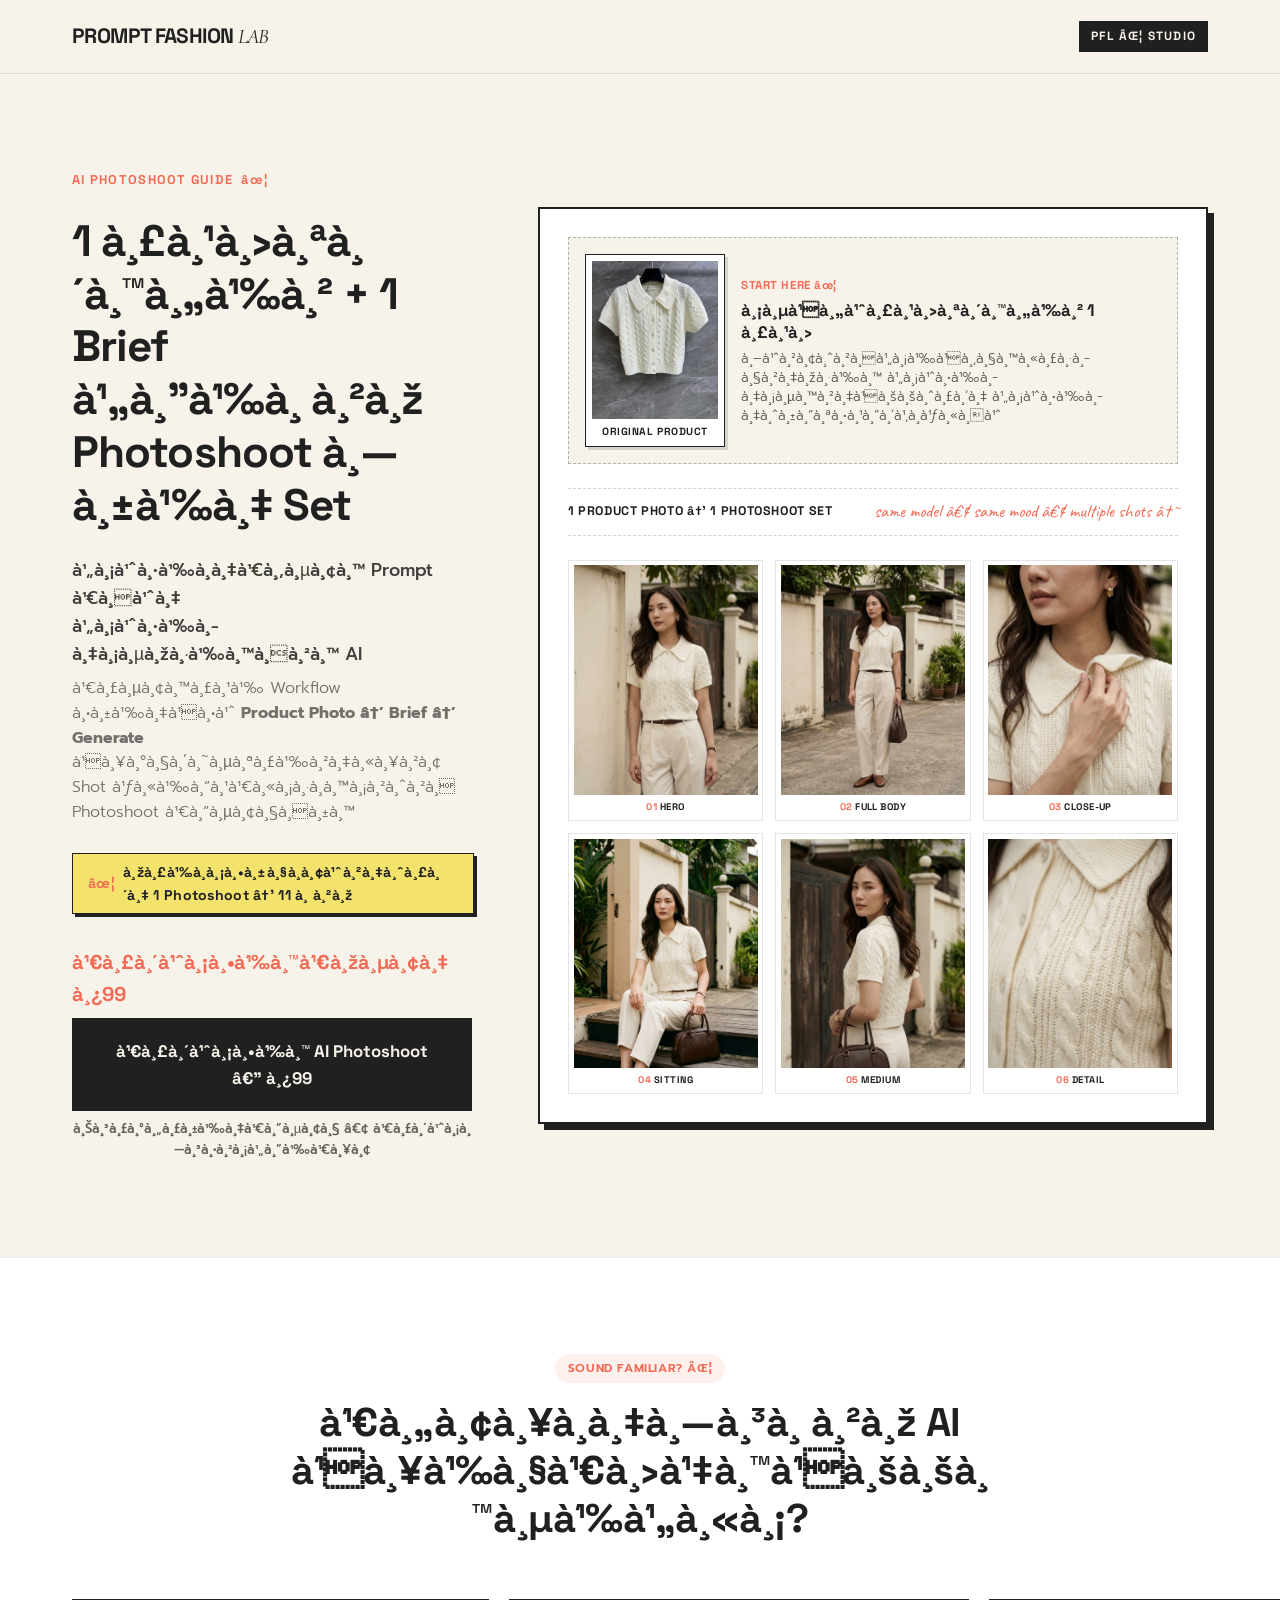
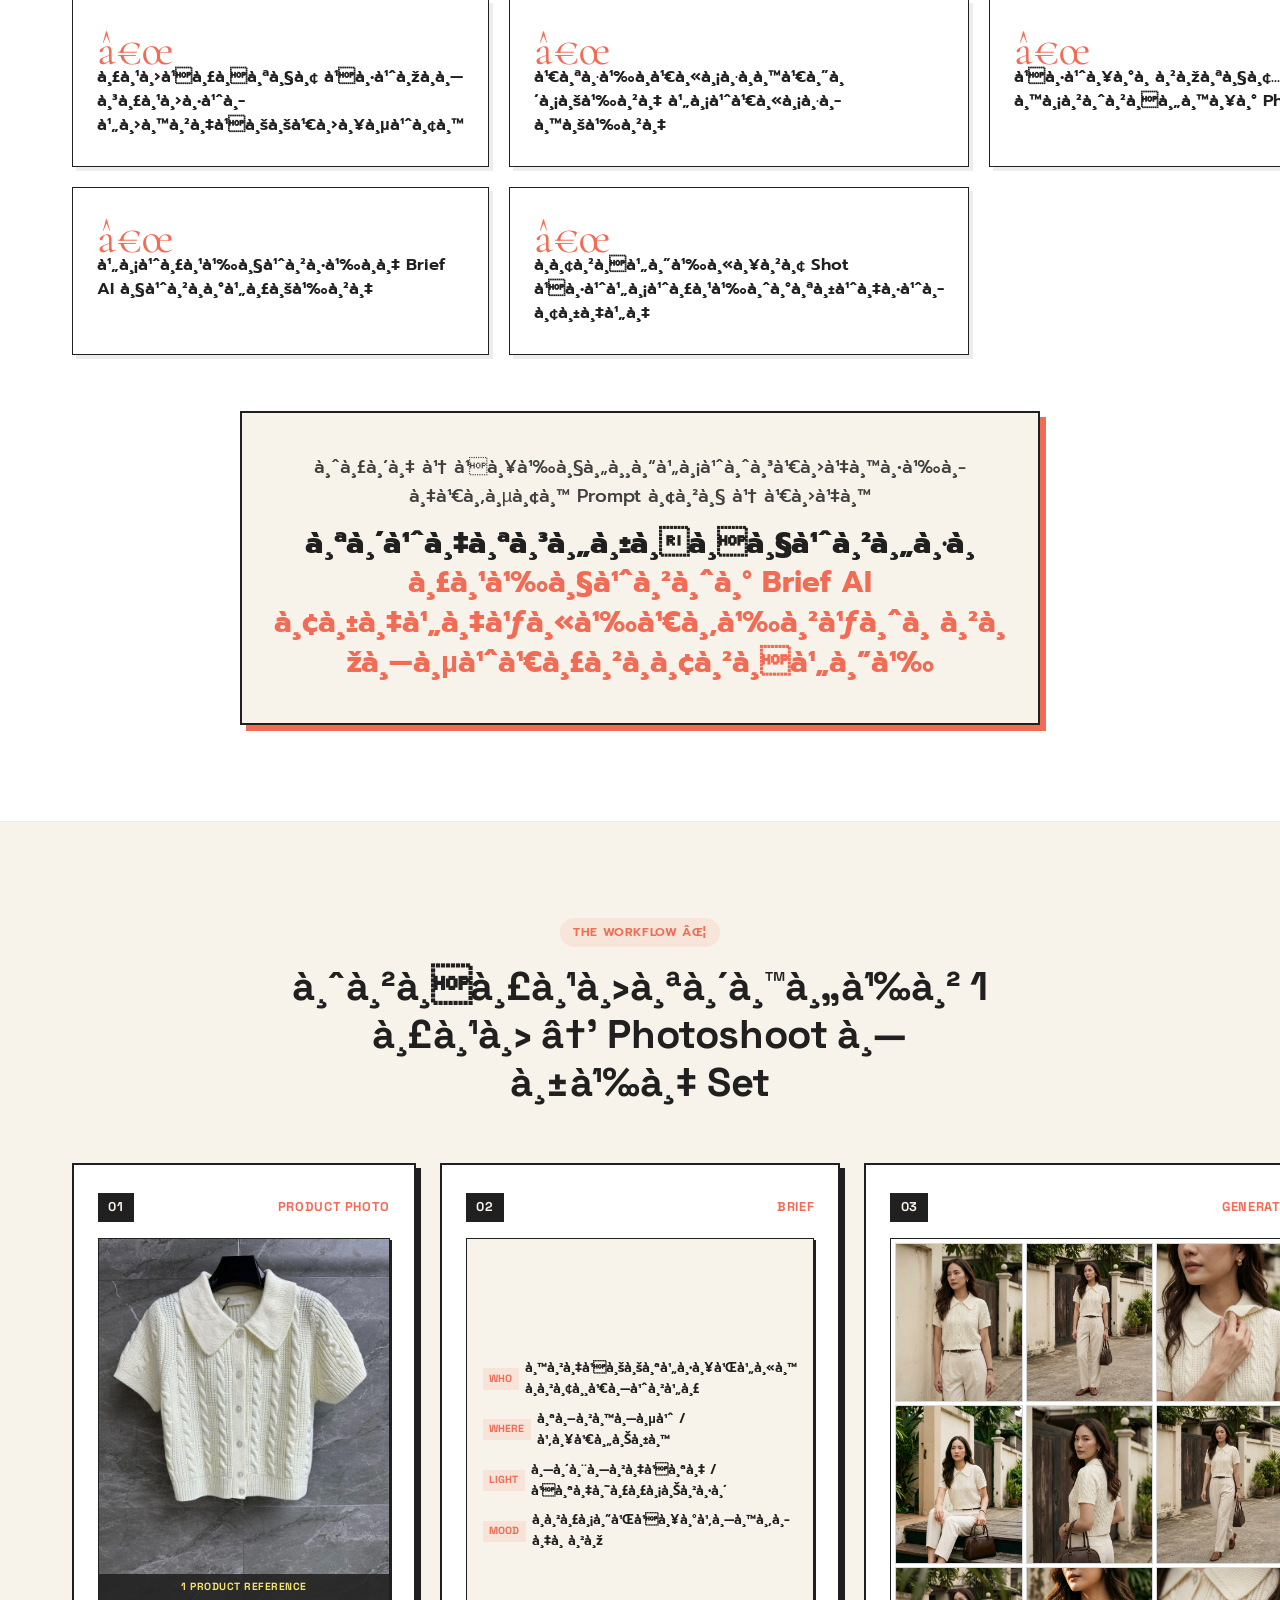
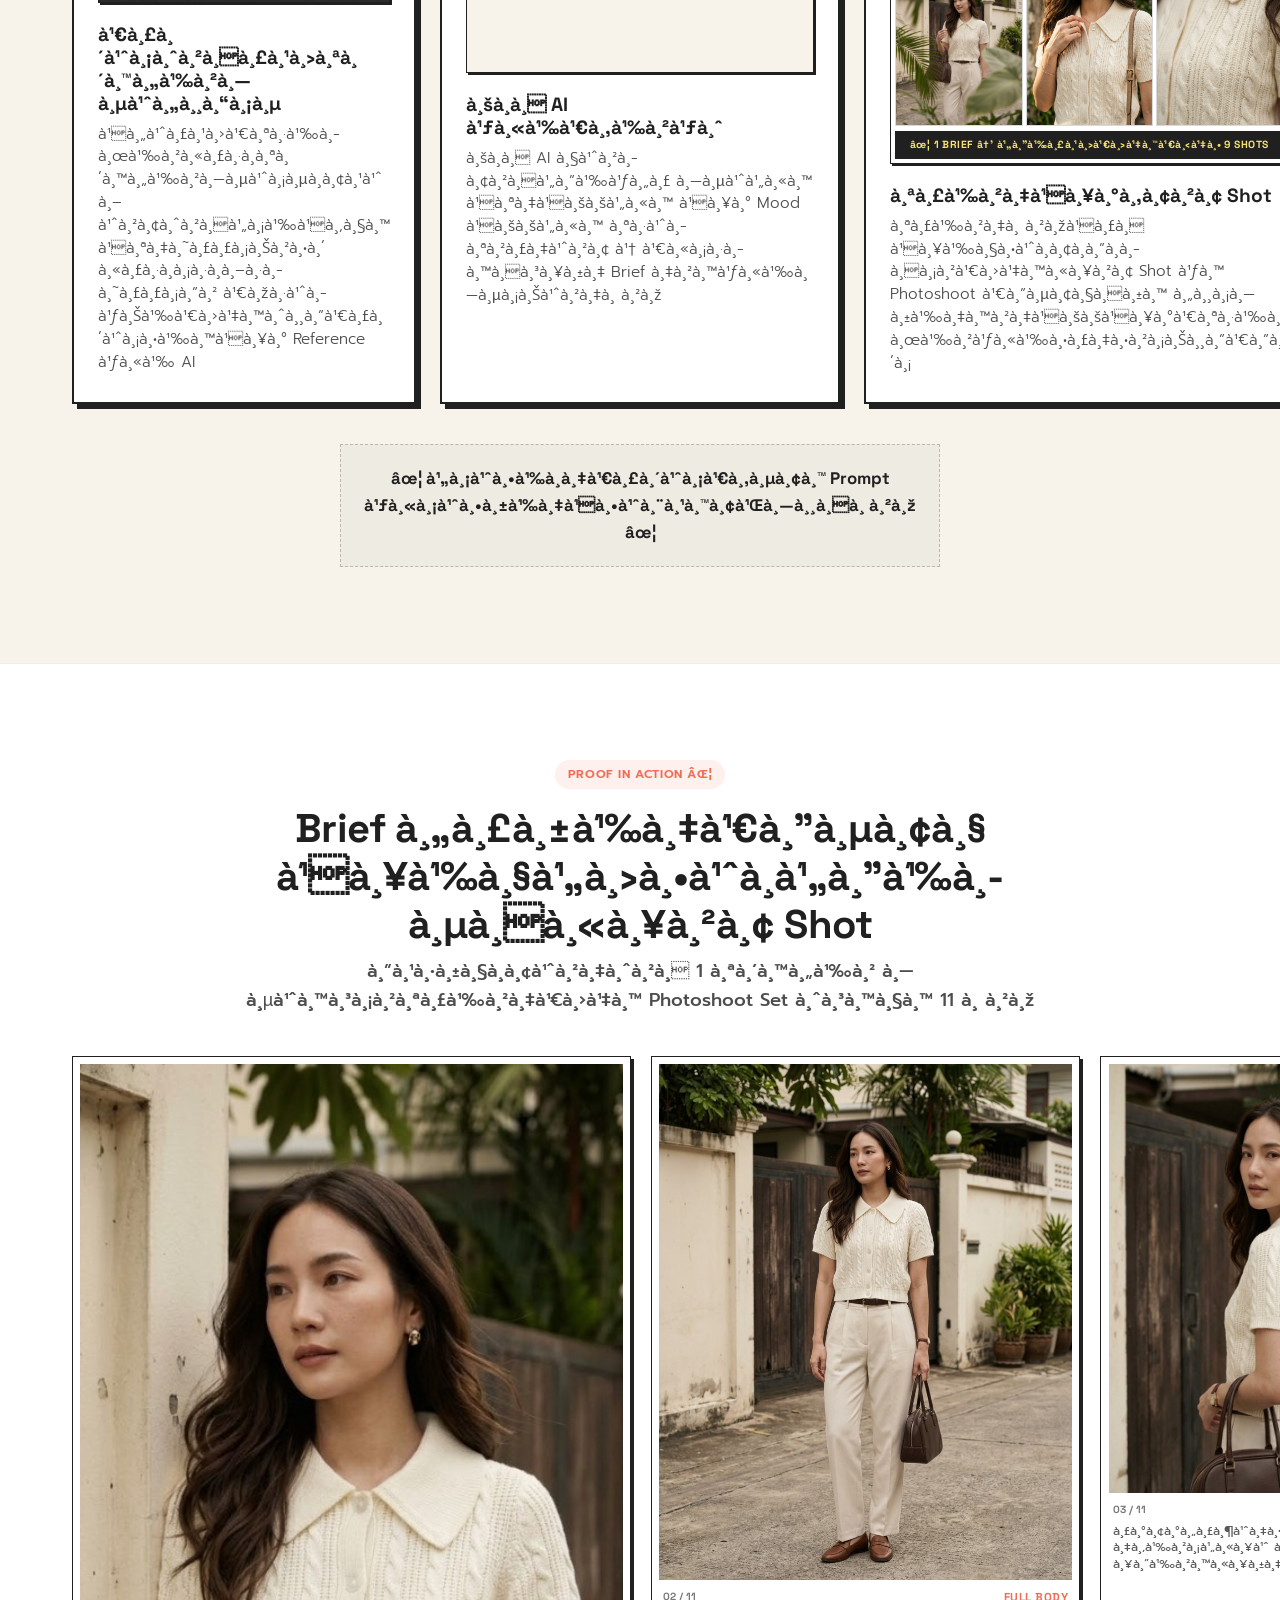
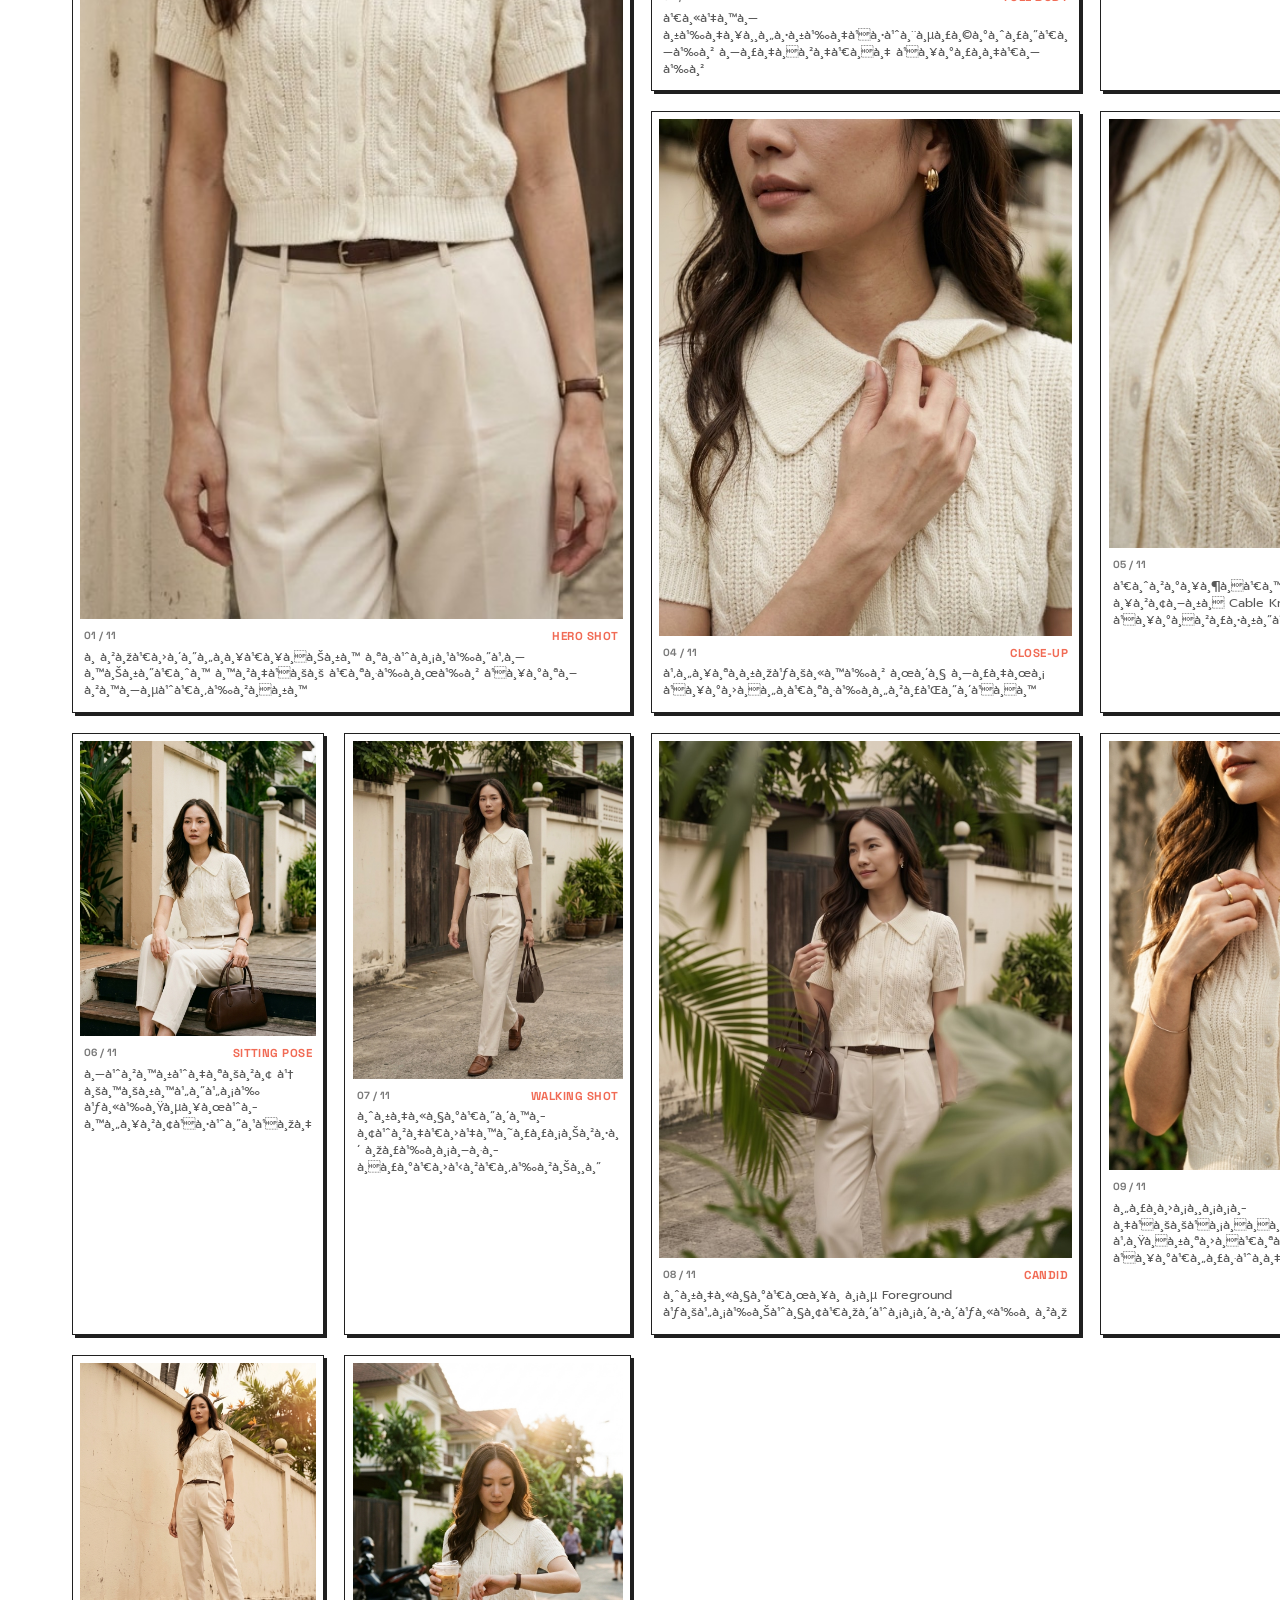
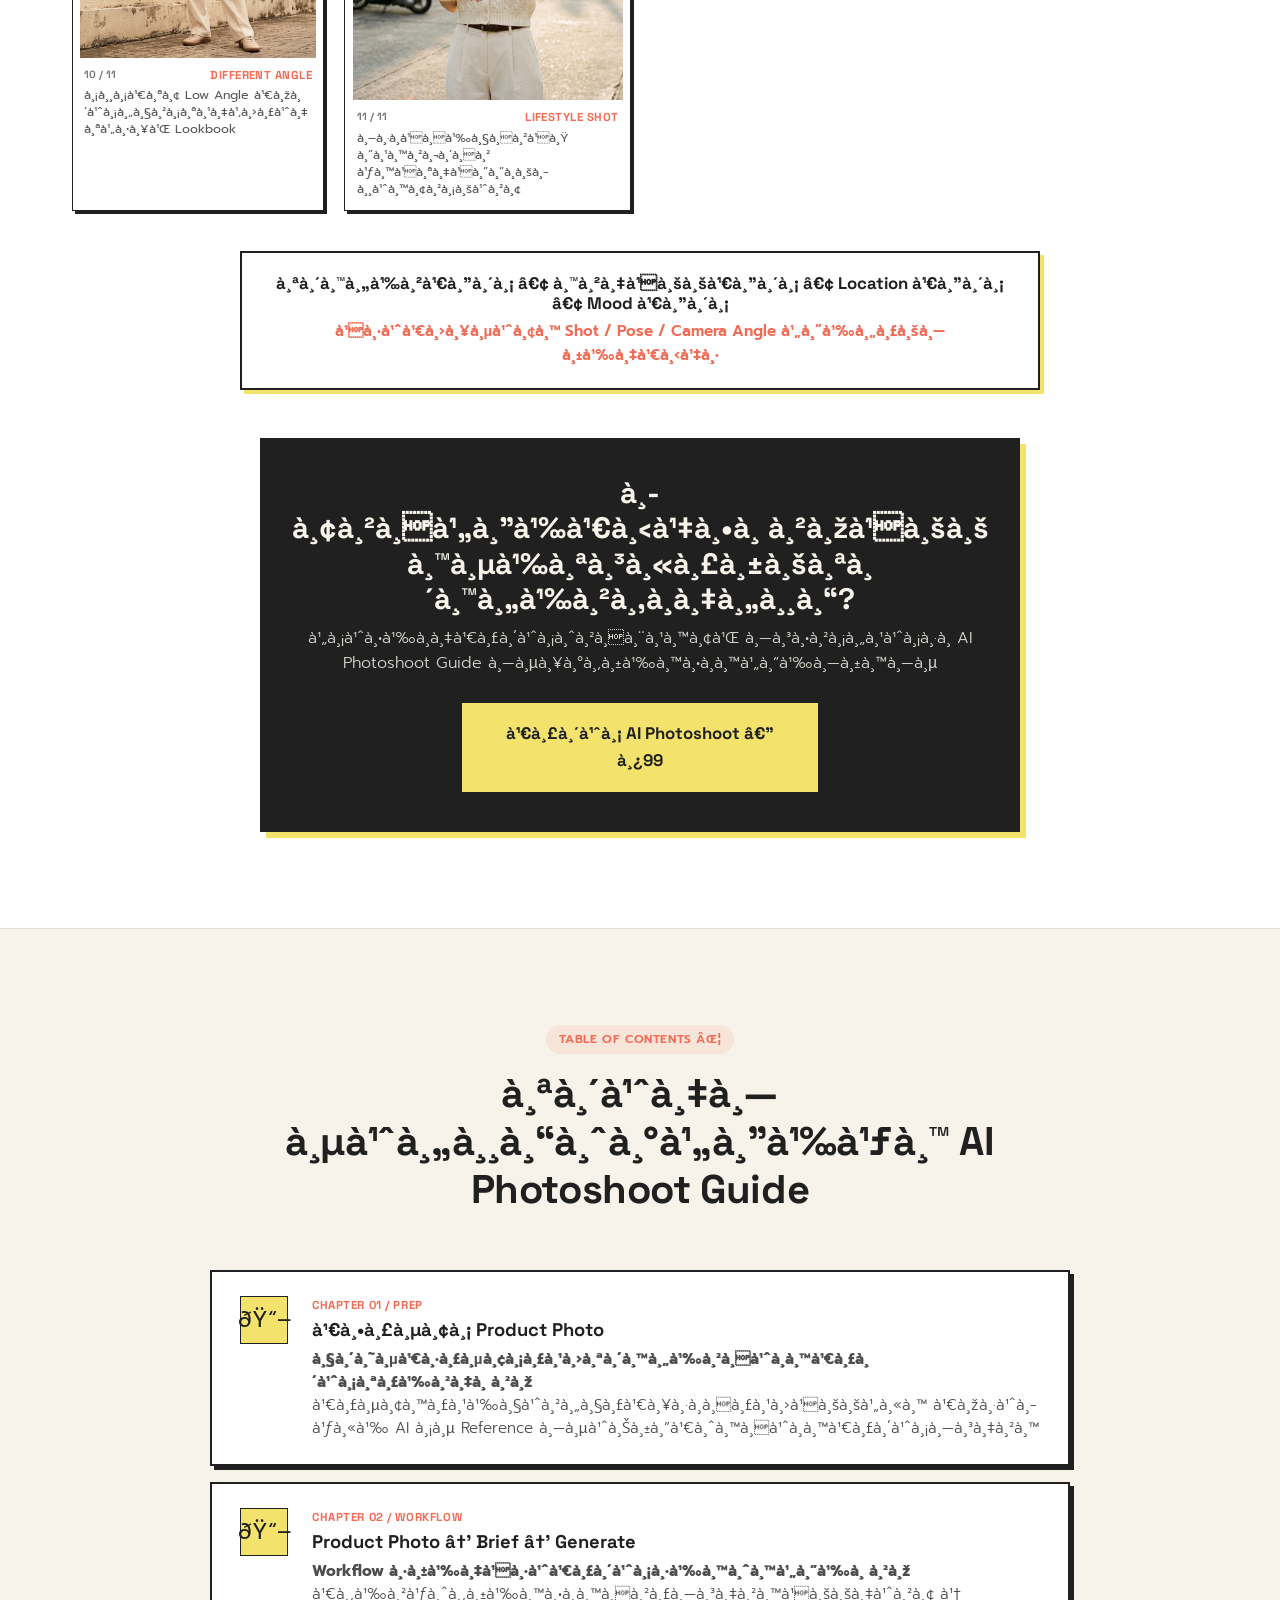
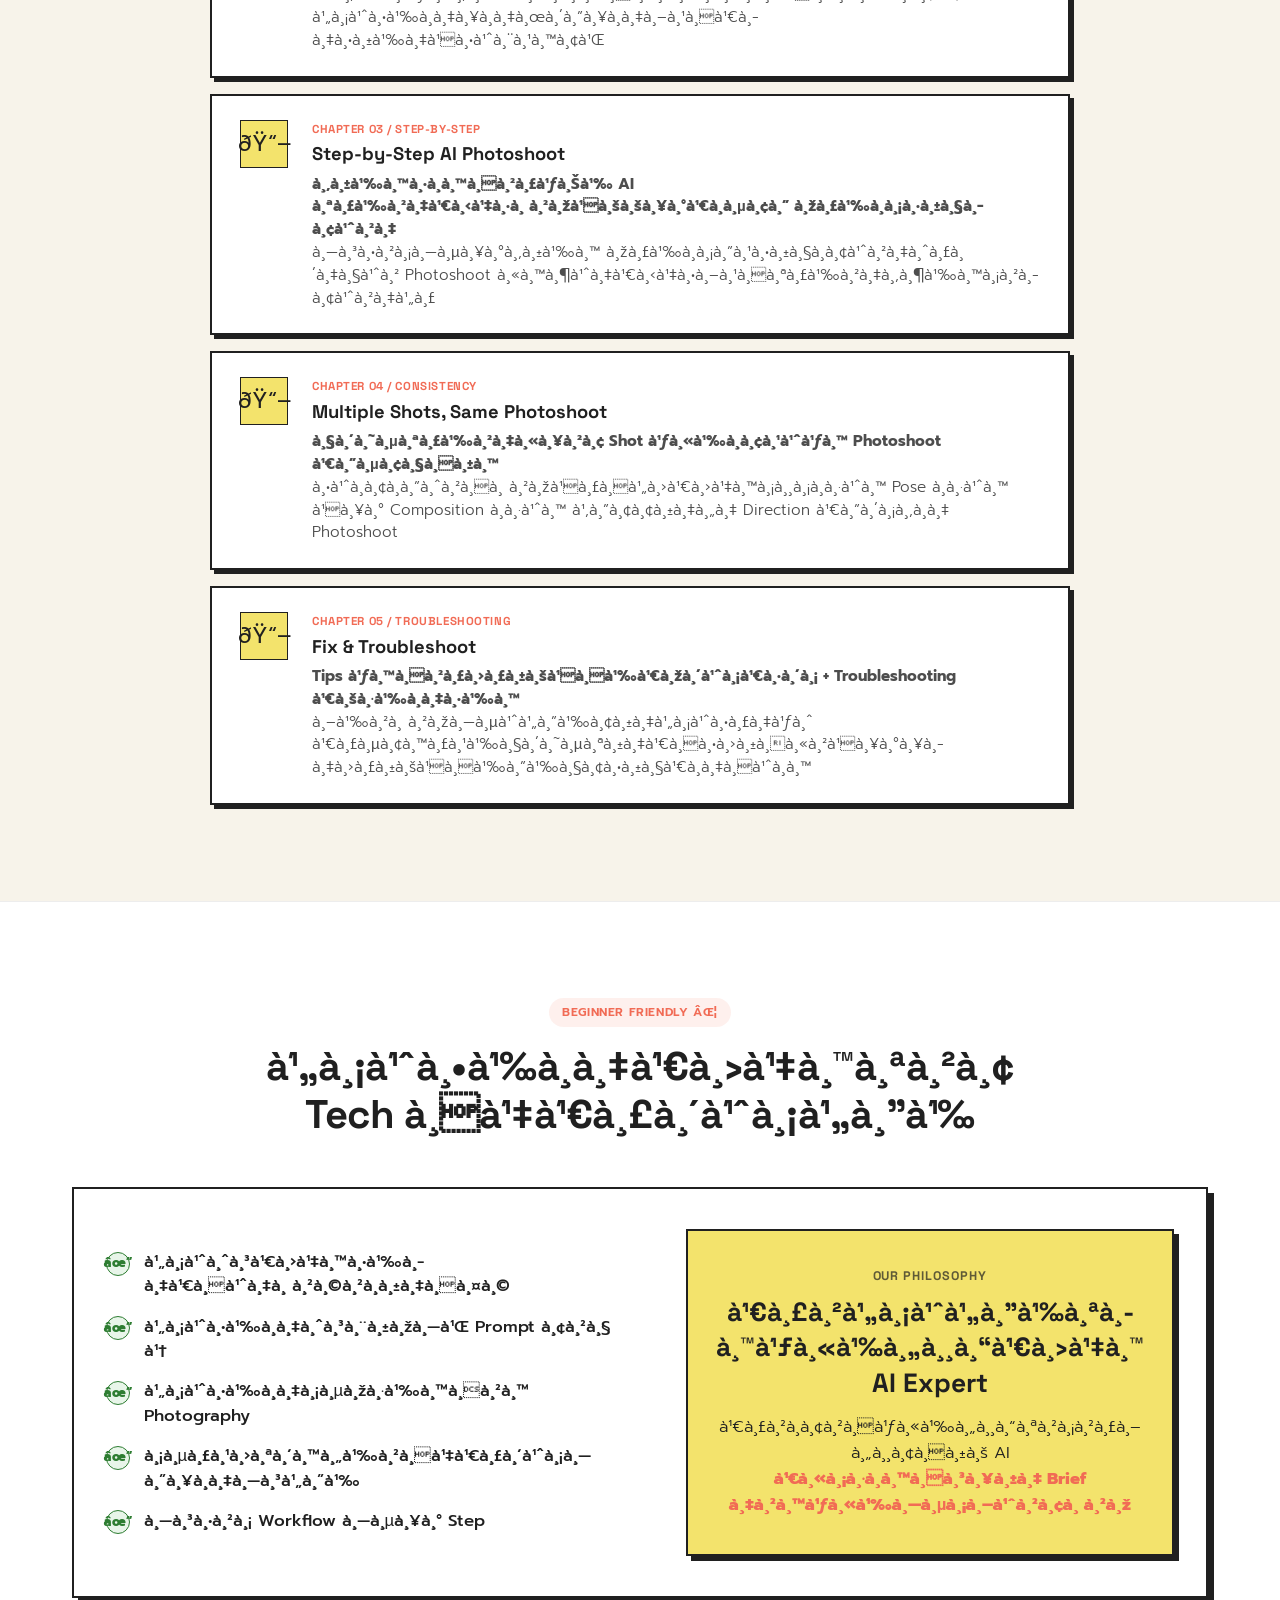
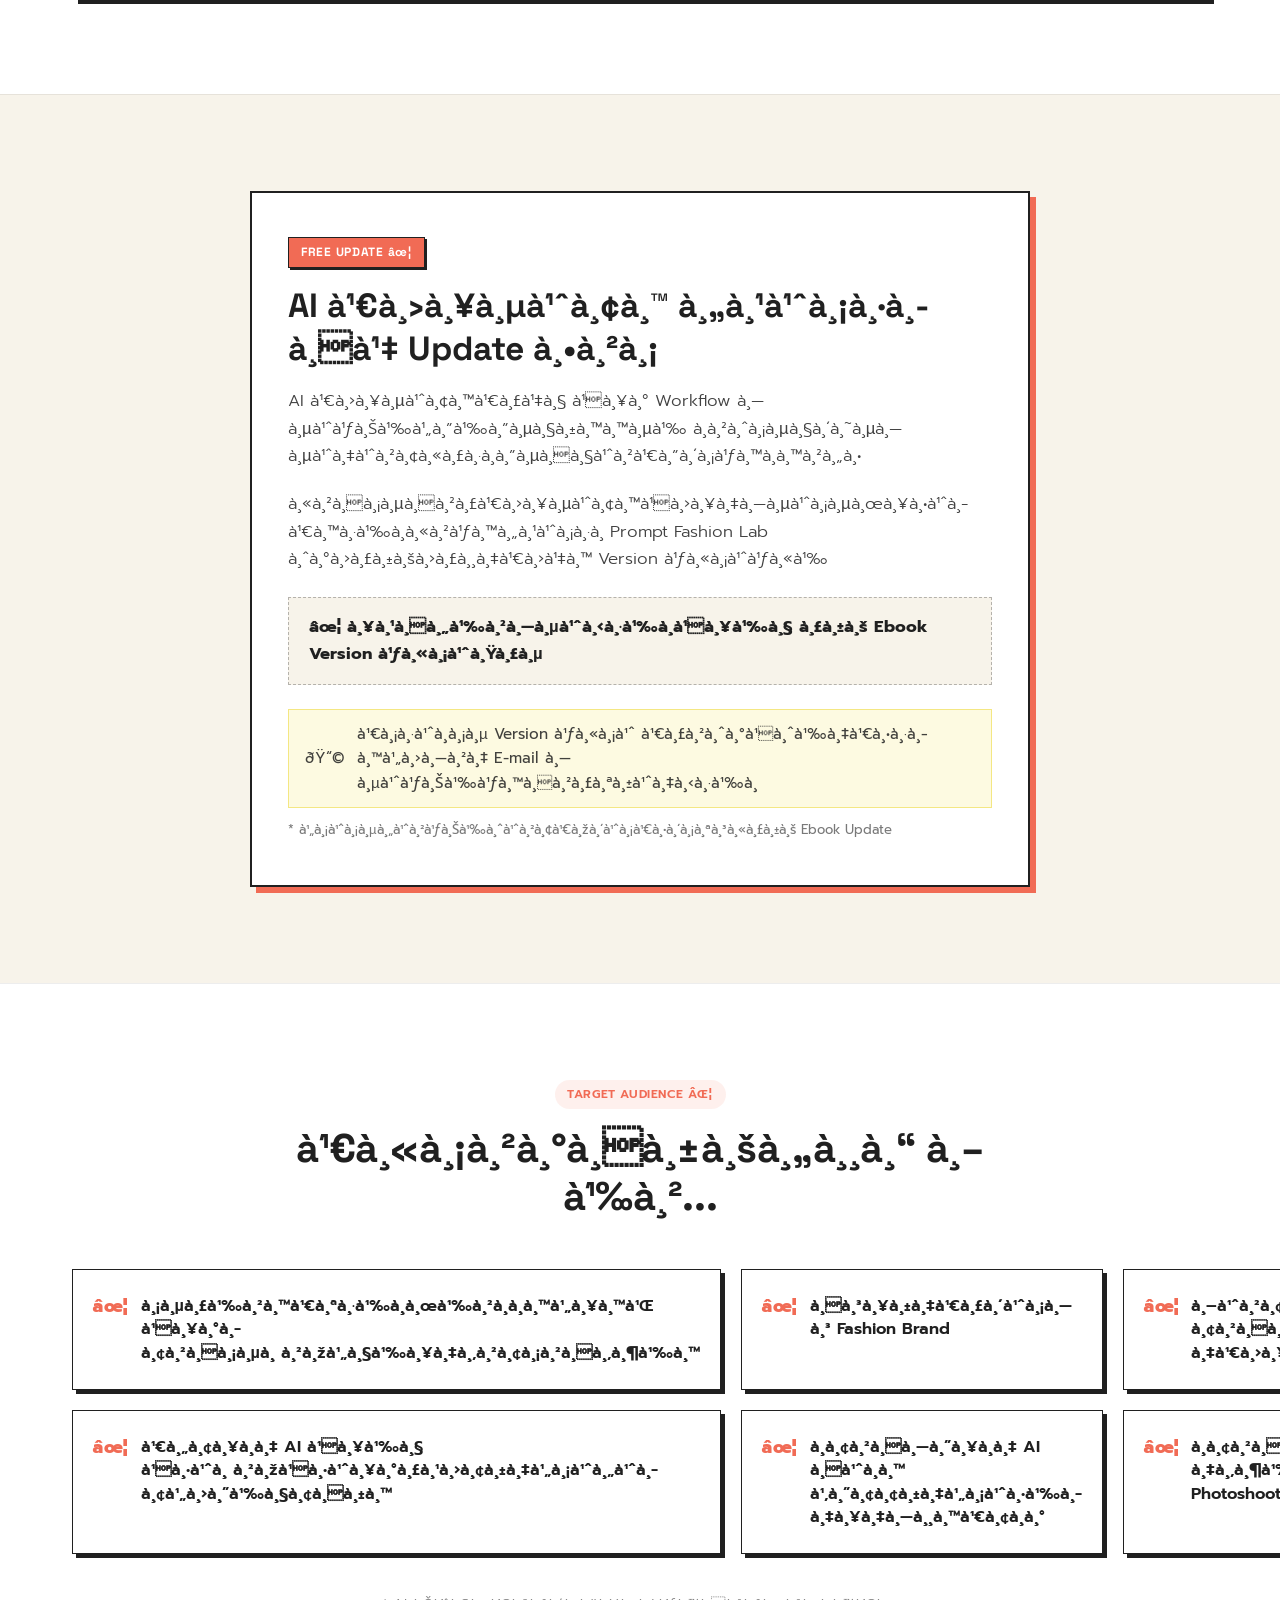
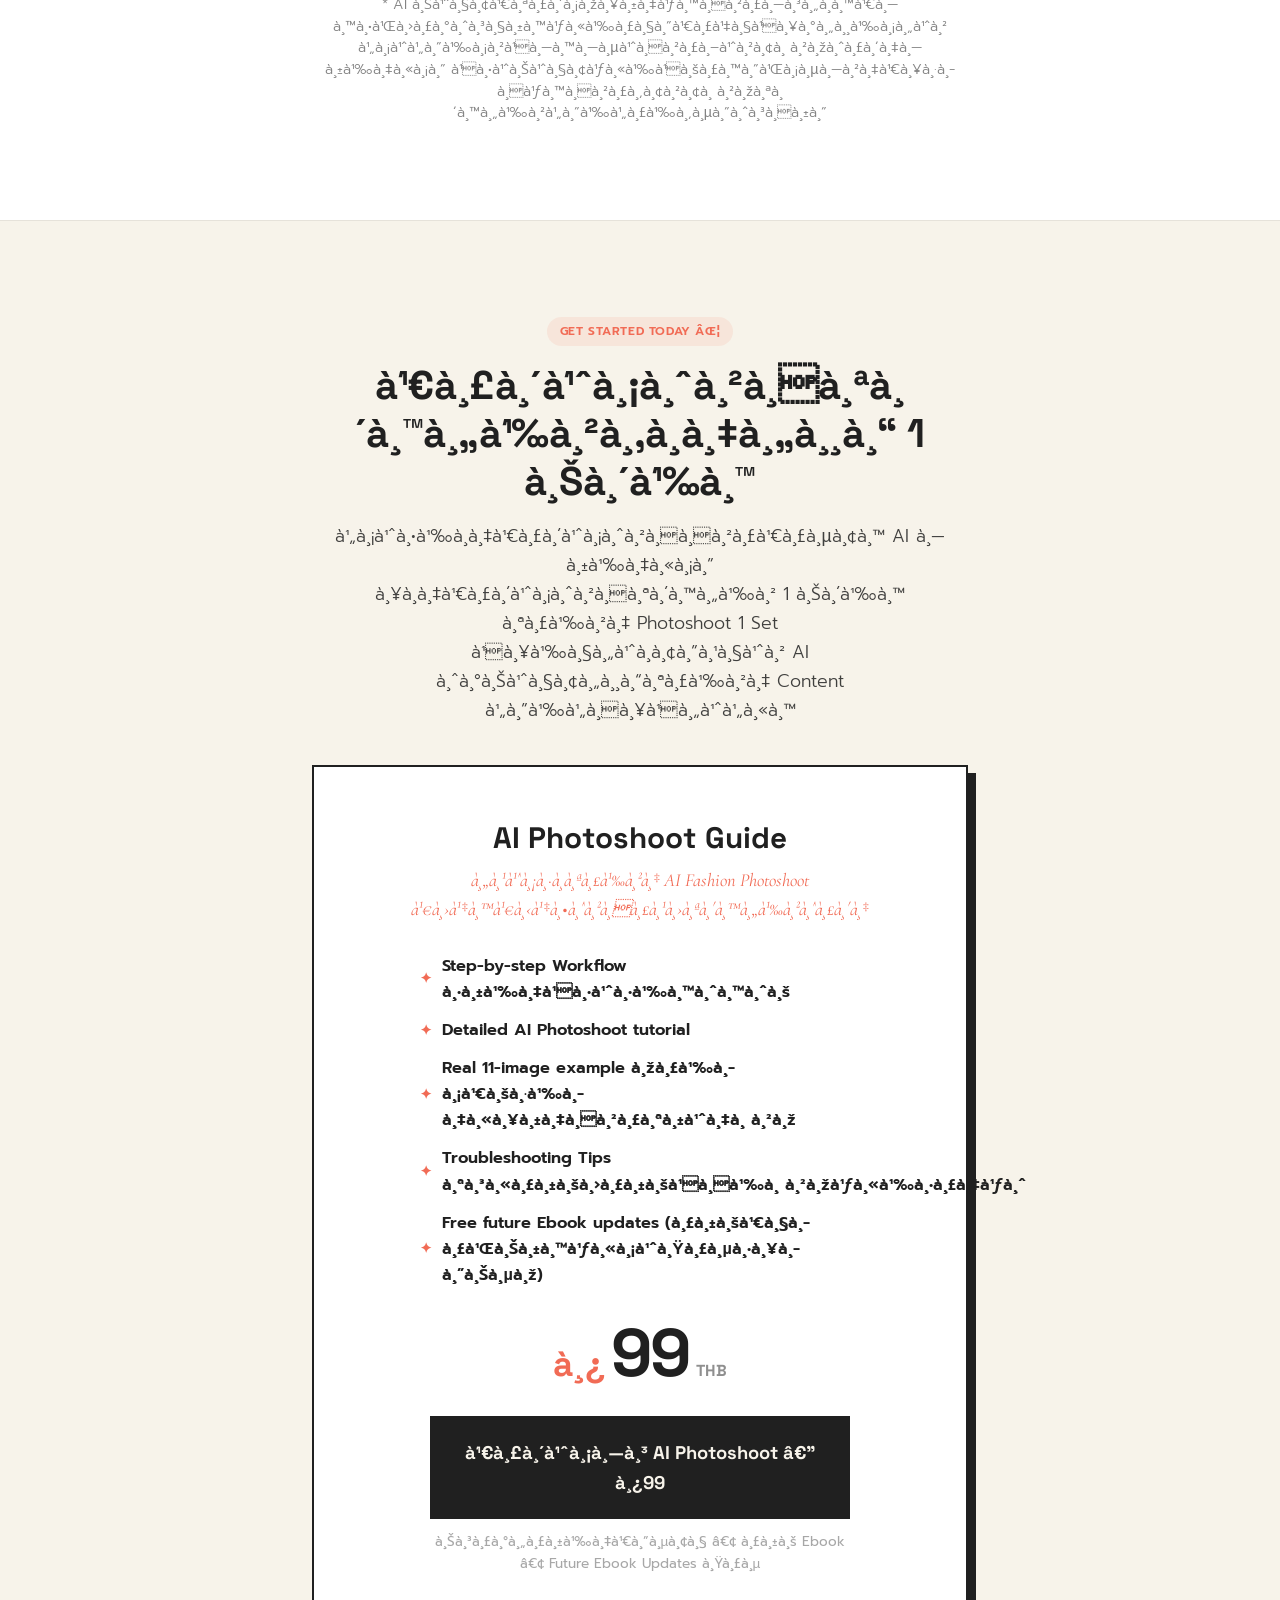
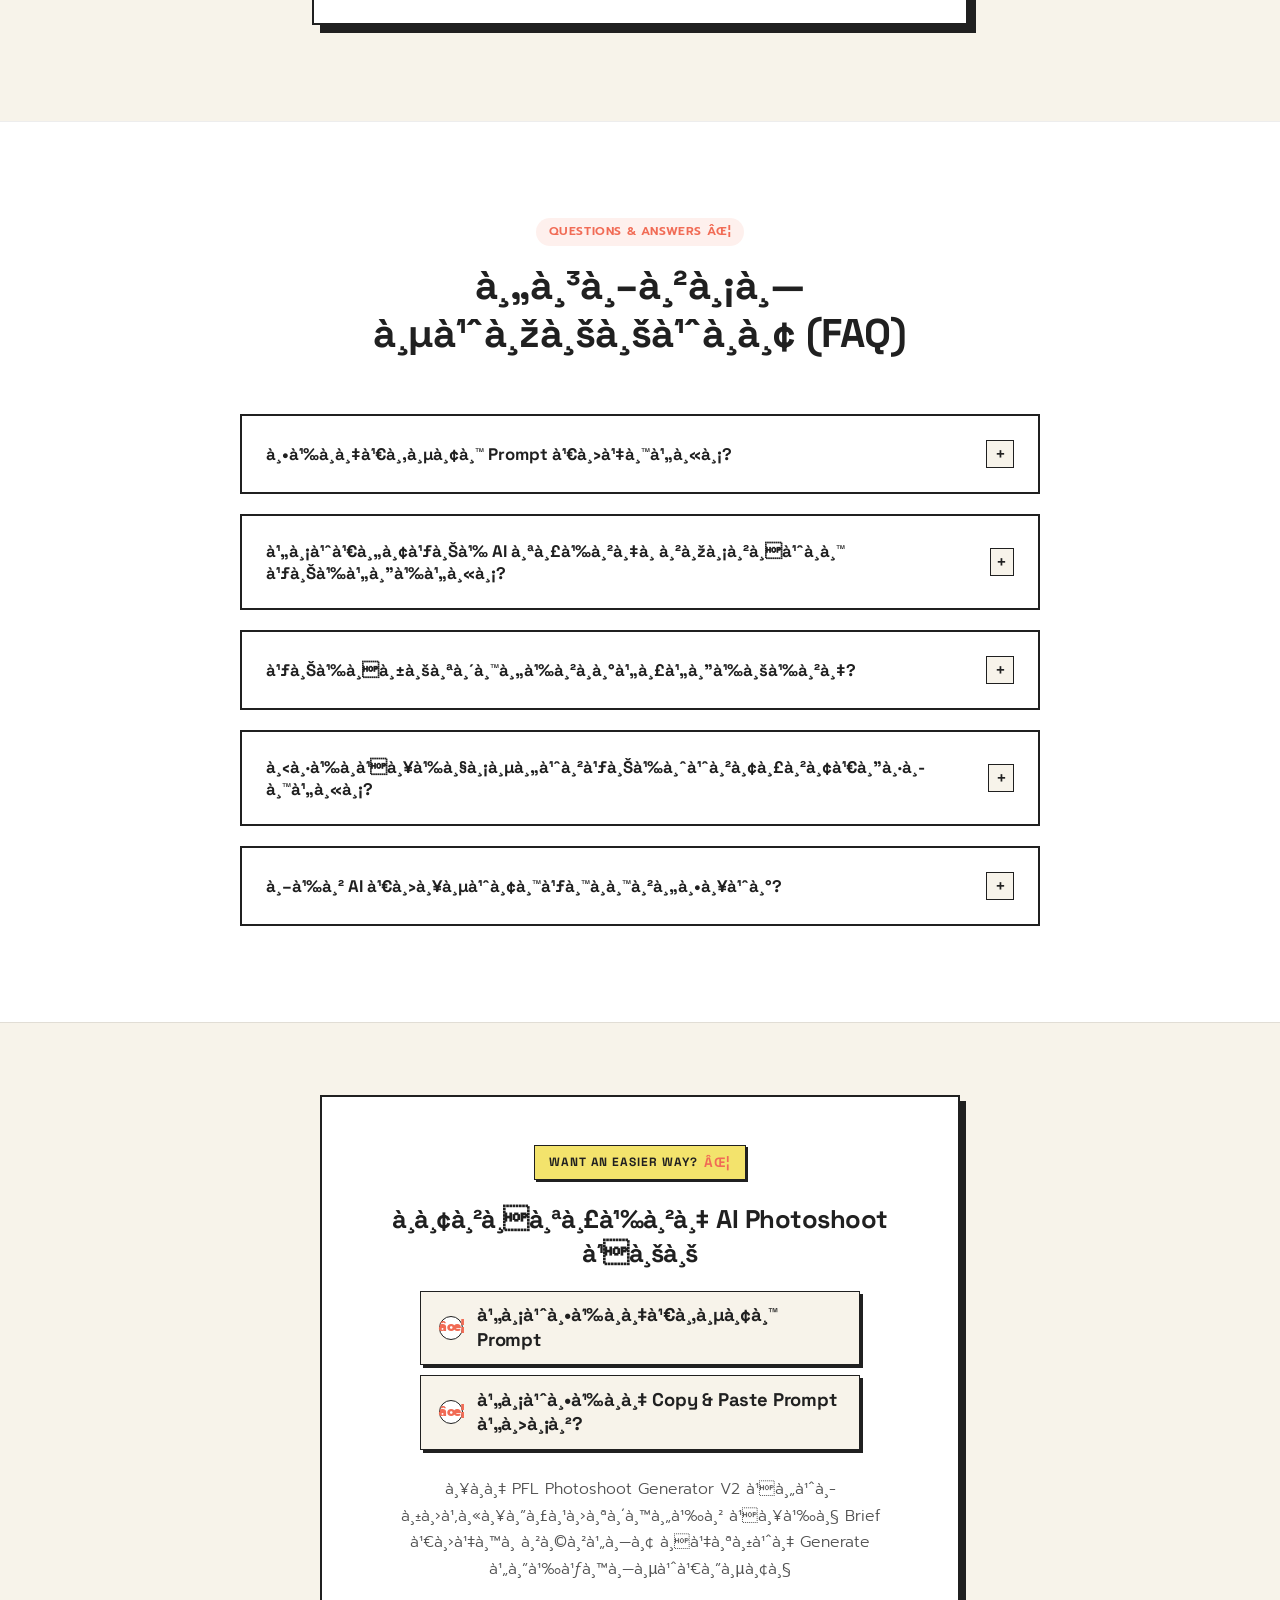
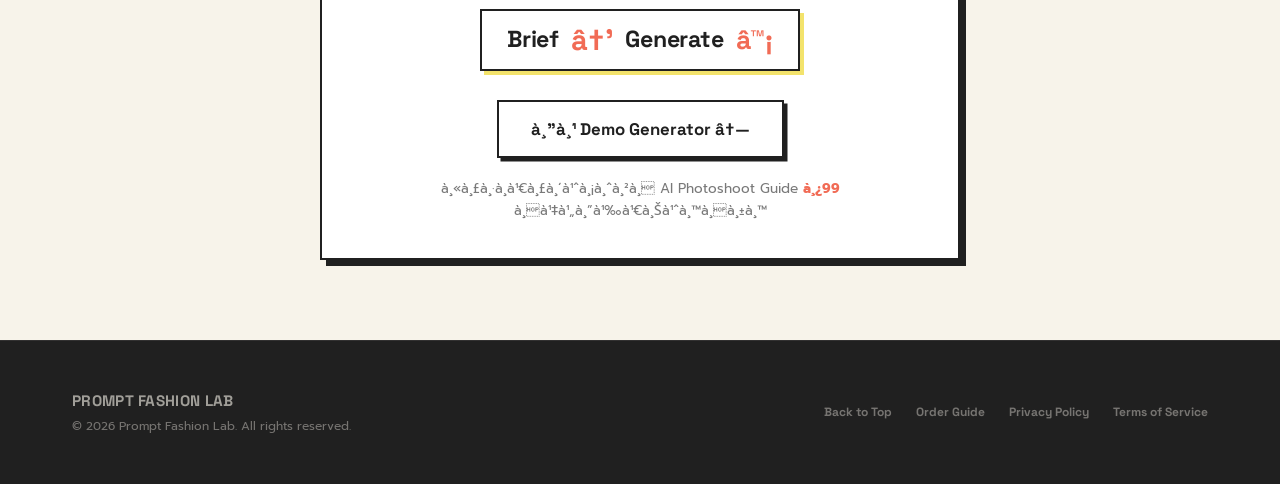
<file: index.html>
<!DOCTYPE html>
<html lang="th">
<head>
  <!-- Google tag (gtag.js) -->
  <script async src="https://www.googletagmanager.com/gtag/js?id=G-DDGN5M6J9N"></script>
  <script>
    window.dataLayer = window.dataLayer || [];
    function gtag(){dataLayer.push(arguments);}
    gtag('js', new Date());
    gtag('config', 'G-DDGN5M6J9N');
  </script>

  <!-- Meta Pixel Code -->
  <script>
  !function(f,b,e,v,n,t,s)
  {if(f.fbq)return;n=f.fbq=function(){n.callMethod?
  n.callMethod.apply(n,arguments):n.queue.push(arguments)};
  if(!f._fbq)f._fbq=n;n.push=n;n.loaded=!0;n.version='2.0';
  n.queue=[];t=b.createElement(e);t.async=!0;
  t.src=v;s=b.getElementsByTagName(e)[0];
  s.parentNode.insertBefore(t,s)}(window, document,'script',
  'https://connect.facebook.net/en_US/fbevents.js');
  fbq('init', '1459724172740305');
  fbq('track', 'PageView');
  fbq('track', 'ViewContent', {
    content_name: 'AI Photoshoot Guide',
    content_category: 'Ebook & Toolkit',
    content_ids: ['guide_99'],
    content_type: 'product',
    value: 99.00,
    currency: 'THB'
  });
  </script>
  <noscript><img height="1" width="1" style="display:none"
  src="https://www.facebook.com/tr?id=1459724172740305&ev=PageView&noscript=1"
  /></noscript>
  <!-- End Meta Pixel Code -->
  <meta charset="UTF-8">
  <meta name="viewport" content="width=device-width, initial-scale=1.0">
  <meta name="description" content="AI Photoshoot Guide โดย Prompt Fashion Lab — 1 รูปสินค้า + 1 Brief ได้ภาพ Photoshoot ทั้ง Set เริ่มต้นเพียง ฿99">
  <title>AI Photoshoot Guide | Prompt Fashion Lab</title>
  
  <!-- Vanilla CSS Style Sheet -->
  <link rel="stylesheet" href="styles.css">
</head>
<body>

  <!-- ==========================================
       HEADER / NAVIGATION
       ========================================== -->
  <header>
    <div class="container header-container">
      <a href="#" class="logo">
        PROMPT FASHION <span>LAB</span>
      </a>
      <div class="brand-badge">PFL ✦ STUDIO</div>
    </div>
  </header>

  <!-- ==========================================
       SECTION 1 — HERO
       ========================================== -->
  <section id="hero" class="section-padding">
    <div class="container hero-grid">
      
      <!-- Hero Content -->
      <div class="hero-content reveal active">
        <div class="hero-tagline">
          <span>AI PHOTOSHOOT GUIDE</span> ✦
        </div>
        
        <h1 class="text-balance-thai hero-title">
          1 รูปสินค้า + 1 Brief<br>
          ได้ภาพ Photoshoot ทั้ง Set
        </h1>
        
        <div class="hero-desc text-balance-thai">
          <p style="font-size: 1.1rem; font-weight: 500; color: var(--color-black); margin-bottom: 0.5rem;">
            ไม่ต้องเขียน Prompt เก่ง<br>
            ไม่ต้องมีพื้นฐาน AI
          </p>
          <p style="font-size: 1rem; opacity: 0.85; line-height: 1.55;">
            เรียนรู้ Workflow ตั้งแต่ <strong>Product Photo → Brief → Generate</strong><br>
            และวิธีสร้างหลาย Shot ให้ดูเหมือนมาจาก Photoshoot เดียวกัน
          </p>
        </div>

        <!-- Highlighted Proof Point Badge -->
        <div class="hero-proof-badge">
          <span class="star">✦</span>
          <span>พร้อมตัวอย่างจริง 1 Photoshoot → 11 ภาพ</span>
        </div>

        <!-- Pricing & Hero CTA -->
        <div class="hero-cta-wrap" style="margin-top: 0.5rem;">
          <div class="hero-price-tag">
            เริ่มต้นเพียง ฿99
          </div>
          <a href="#order" class="btn btn-black" onclick="trackEvent('hero_cta_click')">
            เริ่มต้น AI Photoshoot — ฿99
          </a>
          <div class="hero-cta-micro">
            ชำระครั้งเดียว • เริ่มทำตามได้เลย
          </div>
        </div>
      </div>

      <!-- Hero Visual: 1 Product Photo → 1 Photoshoot Set -->
      <div class="hero-transformation-box reveal active" style="transition-delay: 0.15s;">
        <!-- Top: Source Product Reference -->
        <div class="hero-ref-bar">
          <div class="hero-ref-img-card">
            <div class="hero-ref-img-wrap">
              <img src="images/proof_knit_ref.jpg" alt="รูปสินค้าจริง 1 รูป">
            </div>
            <div class="hero-ref-label">ORIGINAL PRODUCT</div>
          </div>
          <div class="hero-ref-desc">
            <span class="hero-ref-tag">START HERE ✦</span>
            <h4>มีแค่รูปสินค้า 1 รูป</h4>
            <p>ถ่ายจากไม้แขวนหรือวางพื้น ไม่ต้องมีนางแบบจริง ไม่ต้องจัดสตูดิโอใหญ่</p>
          </div>
        </div>

        <!-- Divider / Transformation Indicator -->
        <div class="hero-transform-divider">
          <span class="divider-title">1 PRODUCT PHOTO → 1 PHOTOSHOOT SET</span>
          <span class="divider-sub">same model • same mood • multiple shots ↘</span>
        </div>

        <!-- Cohesive Photoshoot Set: 6 Shots Preview -->
        <div class="hero-mini-gallery">
          <div class="hero-mini-item">
            <div class="hero-mini-img-wrap">
              <img src="images/proof_knit_hero.jpg" alt="01 HERO SHOT">
            </div>
            <div class="hero-mini-caption"><span>01</span> HERO</div>
          </div>
          <div class="hero-mini-item">
            <div class="hero-mini-img-wrap">
              <img src="images/proof_knit_fullbody.jpg" alt="02 FULL BODY">
            </div>
            <div class="hero-mini-caption"><span>02</span> FULL BODY</div>
          </div>
          <div class="hero-mini-item">
            <div class="hero-mini-img-wrap">
              <img src="images/proof_knit_closeup.jpg" alt="03 CLOSE-UP">
            </div>
            <div class="hero-mini-caption"><span>03</span> CLOSE-UP</div>
          </div>
          <div class="hero-mini-item">
            <div class="hero-mini-img-wrap">
              <img src="images/proof_knit_sitting.jpg" alt="04 SITTING POSE">
            </div>
            <div class="hero-mini-caption"><span>04</span> SITTING</div>
          </div>
          <div class="hero-mini-item">
            <div class="hero-mini-img-wrap">
              <img src="images/proof_knit_medium.jpg" alt="05 MEDIUM SHOT">
            </div>
            <div class="hero-mini-caption"><span>05</span> MEDIUM</div>
          </div>
          <div class="hero-mini-item">
            <div class="hero-mini-img-wrap">
              <img src="images/proof_knit_detail.jpg" alt="06 FABRIC DETAIL">
            </div>
            <div class="hero-mini-caption"><span>06</span> DETAIL</div>
          </div>
        </div>
      </div>

    </div>
  </section>

  <!-- ==========================================
       SECTION 2 — THE PROBLEM
       ========================================== -->
  <section class="section-padding" style="background-color: var(--color-white); border-top: 1px solid rgba(32,32,32,0.08); border-bottom: 1px solid rgba(32,32,32,0.08);">
    <div class="container">
      
      <div style="text-align: center; max-width: 700px; margin: 0 auto 3.5rem;">
        <span class="tagline-badge" style="margin-bottom: 1rem;">SOUND FAMILIAR? ✦</span>
        <h2 class="text-balance-thai">เคยลองทำภาพ AI แล้วเป็นแบบนี้ไหม?</h2>
      </div>

      <!-- Editorial Problem Cards -->
      <div class="problem-quotes-grid reveal">
        <div class="problem-quote-card">
          <div class="problem-quote-mark">“</div>
          <p class="text-balance-thai">รูปแรกสวย แต่พอทำรูปต่อไปนางแบบเปลี่ยน</p>
        </div>

        <div class="problem-quote-card">
          <div class="problem-quote-mark">“</div>
          <p class="text-balance-thai">เสื้อเหมือนเดิมบ้าง ไม่เหมือนบ้าง</p>
        </div>

        <div class="problem-quote-card">
          <div class="problem-quote-mark">“</div>
          <p class="text-balance-thai">แต่ละภาพสวย...แต่ดูเหมือนมาจากคนละ Photoshoot</p>
        </div>

        <div class="problem-quote-card">
          <div class="problem-quote-mark">“</div>
          <p class="text-balance-thai">ไม่รู้ว่าต้อง Brief AI ว่าอะไรบ้าง</p>
        </div>

        <div class="problem-quote-card">
          <div class="problem-quote-mark">“</div>
          <p class="text-balance-thai">อยากได้หลาย Shot แต่ไม่รู้จะสั่งต่อยังไง</p>
        </div>
      </div>

      <!-- Transition Banner -->
      <div class="problem-transition-box reveal">
        <div class="transition-pre text-balance-thai">
          จริง ๆ แล้วคุณไม่จำเป็นต้องเขียน Prompt ยาว ๆ เป็น
        </div>
        <div class="transition-main text-balance-thai">
          สิ่งสำคัญกว่าคือ<br>
          <strong>รู้ว่าจะ Brief AI ยังไงให้เข้าใจภาพที่เราอยากได้</strong>
        </div>
      </div>

    </div>
  </section>

  <!-- ==========================================
       SECTION 3 — HOW IT WORKS
       ========================================== -->
  <section class="section-padding" style="background-color: var(--color-ivory);">
    <div class="container">
      
      <div style="text-align: center; max-width: 720px; margin: 0 auto 3.5rem;">
        <span class="tagline-badge" style="margin-bottom: 1rem;">THE WORKFLOW ✦</span>
        <h2 class="text-balance-thai">จากรูปสินค้า 1 รูป → Photoshoot ทั้ง Set</h2>
      </div>

      <!-- 3-Step Horizontal Flow (Desktop) / Vertical (Mobile) -->
      <div class="workflow-step-flow reveal">
        
        <!-- Step 01 -->
        <div class="workflow-card-step">
          <div class="workflow-step-header">
            <span class="workflow-step-num">01</span>
            <span class="workflow-step-name">PRODUCT PHOTO</span>
          </div>
          <div class="workflow-step-thumb">
            <img src="images/proof_knit_ref.jpg" alt="01 Product Photo">
            <div class="workflow-thumb-label">1 PRODUCT REFERENCE</div>
          </div>
          <h3 class="text-balance-thai">เริ่มจากรูปสินค้าที่คุณมี</h3>
          <p class="text-balance-thai">
            แค่รูปเสื้อผ้าหรือสินค้าที่มีอยู่ ถ่ายจากไม้แขวน แสงธรรมชาติ หรือมือถือธรรมดา เพื่อใช้เป็นจุดเริ่มต้นและ Reference ให้ AI
          </p>
        </div>

        <!-- Step 02 -->
        <div class="workflow-card-step">
          <div class="workflow-step-header">
            <span class="workflow-step-num">02</span>
            <span class="workflow-step-name">BRIEF</span>
          </div>
          <div class="workflow-brief-diagram">
            <div class="brief-bullet-item">
              <label>WHO</label>
              <span>นางแบบสไตล์ไหน อายุเท่าไร</span>
            </div>
            <div class="brief-bullet-item">
              <label>WHERE</label>
              <span>สถานที่ / โลเคชัน</span>
            </div>
            <div class="brief-bullet-item">
              <label>LIGHT</label>
              <span>ทิศทางแสง / แสงธรรมชาติ</span>
            </div>
            <div class="brief-bullet-item">
              <label>MOOD</label>
              <span>อารมณ์และโทนของภาพ</span>
            </div>
          </div>
          <h3 class="text-balance-thai">บอก AI ให้เข้าใจ</h3>
          <p class="text-balance-thai">
            บอก AI ว่าอยากได้ใคร ที่ไหน แสงแบบไหน และ Mood แบบไหน สื่อสารง่าย ๆ เหมือนกำลัง Brief งานให้ทีมช่างภาพ
          </p>
        </div>

        <!-- Step 03 -->
        <div class="workflow-card-step">
          <div class="workflow-step-header">
            <span class="workflow-step-num">03</span>
            <span class="workflow-step-name">GENERATE</span>
          </div>
          <div class="workflow-result-grid">
            <div class="workflow-grid-cell">
              <img src="images/proof_knit_hero.jpg" alt="01 Hero Shot">
            </div>
            <div class="workflow-grid-cell">
              <img src="images/proof_knit_fullbody.jpg" alt="02 Full Body">
            </div>
            <div class="workflow-grid-cell">
              <img src="images/proof_knit_closeup.jpg" alt="03 Close-up">
            </div>
            <div class="workflow-grid-cell">
              <img src="images/proof_knit_sitting.jpg" alt="04 Sitting Pose">
            </div>
            <div class="workflow-grid-cell">
              <img src="images/proof_knit_medium.jpg" alt="05 Medium Shot">
            </div>
            <div class="workflow-grid-cell">
              <img src="images/proof_knit_walking.jpg" alt="06 Walking Shot">
            </div>
            <div class="workflow-grid-cell">
              <img src="images/proof_knit_candid.jpg" alt="07 Candid">
            </div>
            <div class="workflow-grid-cell">
              <img src="images/proof_knit_crop.jpg" alt="08 Creative Crop">
            </div>
            <div class="workflow-grid-cell">
              <img src="images/proof_knit_detail.jpg" alt="09 Product Detail">
            </div>
            <div class="workflow-grid-badge">
              ✦ 1 BRIEF → ได้รูปเป็นเซ็ต 9 SHOTS
            </div>
          </div>
          <h3 class="text-balance-thai">สร้างและขยาย Shot</h3>
          <p class="text-balance-thai">
            สร้างภาพแรก แล้วต่อยอดออกมาเป็นหลาย Shot ใน Photoshoot เดียวกัน คุมทั้งนางแบบและเสื้อผ้าให้ตรงตามชุดเดิม
          </p>
        </div>

      </div>

      <!-- Under Workflow Callout -->
      <div class="workflow-footer-callout reveal">
        <p class="text-balance-thai">✦ ไม่ต้องเริ่มเขียน Prompt ใหม่ตั้งแต่ศูนย์ทุกภาพ ✦</p>
      </div>

    </div>
  </section>

  <!-- ==========================================
       SECTION 4 — REAL EXAMPLE
       ========================================== -->
  <section class="section-padding" style="background-color: var(--color-white); border-top: 1px solid rgba(32,32,32,0.08);">
    <div class="container">
      
      <div style="text-align: center; max-width: 800px; margin: 0 auto;">
        <span class="tagline-badge" style="margin-bottom: 1rem;">PROOF IN ACTION ✦</span>
        <h2 class="text-balance-thai">Brief ครั้งเดียว แล้วไปต่อได้อีกหลาย Shot</h2>
        <p class="real-example-subheadline text-balance-thai">
          ดูตัวอย่างจาก 1 สินค้า ที่นำมาสร้างเป็น Photoshoot Set จำนวน 11 ภาพ
        </p>
      </div>

      <!-- Actual 11-image Editorial Photo Grid -->
      <div class="editorial-11-grid reveal">
        
        <!-- 01 Hero Shot (Featured Large) -->
        <div class="editorial-11-card">
          <div class="editorial-11-img-wrap">
            <img src="images/proof_knit_hero.jpg" alt="01 HERO SHOT">
          </div>
          <div class="editorial-11-caption">
            <span class="shot-num">01 / 11</span>
            <span class="shot-type">HERO SHOT</span>
          </div>
          <div class="editorial-11-desc text-balance-thai">
            ภาพเปิดคอลเลกชัน สื่อมู้ดโทนชัดเจน นางแบบ เสื้อผ้า และสถานที่เข้ากัน
          </div>
        </div>

        <!-- 02 Full Body -->
        <div class="editorial-11-card">
          <div class="editorial-11-img-wrap">
            <img src="images/proof_knit_fullbody.jpg" alt="02 FULL BODY">
          </div>
          <div class="editorial-11-caption">
            <span class="shot-num">02 / 11</span>
            <span class="shot-type">FULL BODY</span>
          </div>
          <div class="editorial-11-desc text-balance-thai">
            เห็นทั้งลุคตั้งแต่ศีรษะจรดเท้า ทรงกางเกง และรองเท้า
          </div>
        </div>

        <!-- 03 Medium Shot -->
        <div class="editorial-11-card">
          <div class="editorial-11-img-wrap">
            <img src="images/proof_knit_medium.jpg" alt="03 MEDIUM SHOT">
          </div>
          <div class="editorial-11-caption">
            <span class="shot-num">03 / 11</span>
            <span class="shot-type">MEDIUM SHOT</span>
          </div>
          <div class="editorial-11-desc text-balance-thai">
            ระยะครึ่งตัว มุมมองข้ามไหล่ โชว์ดีเทลด้านหลังของเสื้อ
          </div>
        </div>

        <!-- 04 Close-up -->
        <div class="editorial-11-card">
          <div class="editorial-11-img-wrap">
            <img src="images/proof_knit_closeup.jpg" alt="04 CLOSE-UP">
          </div>
          <div class="editorial-11-caption">
            <span class="shot-num">04 / 11</span>
            <span class="shot-type">CLOSE-UP</span>
          </div>
          <div class="editorial-11-desc text-balance-thai">
            โคลสอัพใบหน้า ผิว ทรงผม และปกคอเสื้อคาร์ดิแกน
          </div>
        </div>

        <!-- 05 Product Detail -->
        <div class="editorial-11-card">
          <div class="editorial-11-img-wrap">
            <img src="images/proof_knit_detail.jpg" alt="05 PRODUCT DETAIL">
          </div>
          <div class="editorial-11-caption">
            <span class="shot-num">05 / 11</span>
            <span class="shot-type">PRODUCT DETAIL</span>
          </div>
          <div class="editorial-11-desc text-balance-thai">
            เจาะลึกเนื้อผ้า ลายถัก Cable Knit กระดุม และการตัดเย็บ
          </div>
        </div>

        <!-- 06 Sitting Pose -->
        <div class="editorial-11-card">
          <div class="editorial-11-img-wrap">
            <img src="images/proof_knit_sitting.jpg" alt="06 SITTING POSE">
          </div>
          <div class="editorial-11-caption">
            <span class="shot-num">06 / 11</span>
            <span class="shot-type">SITTING POSE</span>
          </div>
          <div class="editorial-11-desc text-balance-thai">
            ท่านั่งสบาย ๆ บนบันไดไม้ ให้ฟีลผ่อนคลายแต่ดูแพง
          </div>
        </div>

        <!-- 07 Walking Shot -->
        <div class="editorial-11-card">
          <div class="editorial-11-img-wrap">
            <img src="images/proof_knit_walking.jpg" alt="07 WALKING SHOT">
          </div>
          <div class="editorial-11-caption">
            <span class="shot-num">07 / 11</span>
            <span class="shot-type">WALKING SHOT</span>
          </div>
          <div class="editorial-11-desc text-balance-thai">
            จังหวะเดินอย่างเป็นธรรมชาติ พร้อมถือกระเป๋าเข้าชุด
          </div>
        </div>

        <!-- 08 Candid -->
        <div class="editorial-11-card">
          <div class="editorial-11-img-wrap">
            <img src="images/proof_knit_candid.jpg" alt="08 CANDID">
          </div>
          <div class="editorial-11-caption">
            <span class="shot-num">08 / 11</span>
            <span class="shot-type">CANDID</span>
          </div>
          <div class="editorial-11-desc text-balance-thai">
            จังหวะเผลอ มี Foreground ใบไม้ช่วยเพิ่มมิติให้ภาพ
          </div>
        </div>

        <!-- 09 Creative Crop -->
        <div class="editorial-11-card">
          <div class="editorial-11-img-wrap">
            <img src="images/proof_knit_crop.jpg" alt="09 CREATIVE CROP">
          </div>
          <div class="editorial-11-caption">
            <span class="shot-num">09 / 11</span>
            <span class="shot-type">CREATIVE CROP</span>
          </div>
          <div class="editorial-11-desc text-balance-thai">
            ครอปมุมมองแบบแมกกาซีนแฟชั่น โฟกัสปกเสื้อและเครื่องประดับ
          </div>
        </div>

        <!-- 10 Different Camera Angle -->
        <div class="editorial-11-card">
          <div class="editorial-11-img-wrap">
            <img src="images/proof_knit_angle.jpg" alt="10 DIFFERENT CAMERA ANGLE">
          </div>
          <div class="editorial-11-caption">
            <span class="shot-num">10 / 11</span>
            <span class="shot-type">DIFFERENT ANGLE</span>
          </div>
          <div class="editorial-11-desc text-balance-thai">
            มุมเสย Low Angle เพิ่มความสูงโปร่ง สไตล์ Lookbook
          </div>
        </div>

        <!-- 11 Lifestyle Shot -->
        <div class="editorial-11-card">
          <div class="editorial-11-img-wrap">
            <img src="images/proof_knit_lifestyle.jpg" alt="11 LIFESTYLE SHOT">
          </div>
          <div class="editorial-11-caption">
            <span class="shot-num">11 / 11</span>
            <span class="shot-type">LIFESTYLE SHOT</span>
          </div>
          <div class="editorial-11-desc text-balance-thai">
            ถือแก้วกาแฟ ดูนาฬิกา ในแสงแดดอบอุ่นยามบ่าย
          </div>
        </div>

      </div>

      <!-- Caption Banner -->
      <div class="example-caption-banner reveal">
        <h4 class="text-balance-thai">สินค้าเดิม • นางแบบเดิม • Location เดิม • Mood เดิม</h4>
        <p class="text-balance-thai">แต่เปลี่ยน Shot / Pose / Camera Angle ได้ครบทั้งเซ็ต</p>
      </div>

      <!-- Mid-page CTA -->
      <div class="mid-section-cta reveal">
        <h3 class="text-balance-thai">อยากได้เซ็ตภาพแบบนี้สำหรับสินค้าของคุณ?</h3>
        <p class="text-balance-thai">ไม่ต้องเริ่มจากศูนย์ ทำตามคู่มือ AI Photoshoot Guide ทีละขั้นตอนได้ทันที</p>
        <a href="#order" class="btn btn-yellow" onclick="trackEvent('mid_cta_click')">
          เริ่ม AI Photoshoot — ฿99
        </a>
      </div>

    </div>
  </section>

  <!-- ==========================================
       SECTION 5 — WHAT YOU GET
       ========================================== -->
  <section class="section-padding" style="background-color: var(--color-ivory); border-top: 1px solid rgba(32,32,32,0.08);">
    <div class="container">
      
      <div style="text-align: center; max-width: 750px; margin: 0 auto 3.5rem;">
        <span class="tagline-badge" style="margin-bottom: 1rem;">TABLE OF CONTENTS ✦</span>
        <h2 class="text-balance-thai">สิ่งที่คุณจะได้ใน AI Photoshoot Guide</h2>
      </div>

      <!-- Editorial Table of Contents (5 Clean Cards/Rows) -->
      <div class="toc-list-wrap reveal">
        
        <!-- Row 1 -->
        <div class="toc-card-row">
          <div class="toc-row-badge">📖</div>
          <div class="toc-row-content">
            <div class="toc-row-tag">CHAPTER 01 / PREP</div>
            <h3 class="toc-row-title text-balance-thai">เตรียม Product Photo</h3>
            <p class="toc-row-desc text-balance-thai">
              <strong>วิธีเตรียมรูปสินค้าก่อนเริ่มสร้างภาพ</strong><br>
              เรียนรู้ว่าควรเลือกรูปแบบไหน เพื่อให้ AI มี Reference ที่ชัดเจนก่อนเริ่มทำงาน
            </p>
          </div>
        </div>

        <!-- Row 2 -->
        <div class="toc-card-row">
          <div class="toc-row-badge">📖</div>
          <div class="toc-row-content">
            <div class="toc-row-tag">CHAPTER 02 / WORKFLOW</div>
            <h3 class="toc-row-title text-balance-thai">Product Photo → Brief → Generate</h3>
            <p class="toc-row-desc text-balance-thai">
              <strong>Workflow ตั้งแต่เริ่มต้นจนได้ภาพ</strong><br>
              เข้าใจขั้นตอนการทำงานแบบง่าย ๆ ไม่ต้องลองผิดลองถูกเองตั้งแต่ศูนย์
            </p>
          </div>
        </div>

        <!-- Row 3 -->
        <div class="toc-card-row">
          <div class="toc-row-badge">📖</div>
          <div class="toc-row-content">
            <div class="toc-row-tag">CHAPTER 03 / STEP-BY-STEP</div>
            <h3 class="toc-row-title text-balance-thai">Step-by-Step AI Photoshoot</h3>
            <p class="toc-row-desc text-balance-thai">
              <strong>ขั้นตอนการใช้ AI สร้างเซ็ตภาพแบบละเอียด พร้อมตัวอย่าง</strong><br>
              ทำตามทีละขั้น พร้อมดูตัวอย่างจริงว่า Photoshoot หนึ่งเซ็ตถูกสร้างขึ้นมาอย่างไร
            </p>
          </div>
        </div>

        <!-- Row 4 -->
        <div class="toc-card-row">
          <div class="toc-row-badge">📖</div>
          <div class="toc-row-content">
            <div class="toc-row-tag">CHAPTER 04 / CONSISTENCY</div>
            <h3 class="toc-row-title text-balance-thai">Multiple Shots, Same Photoshoot</h3>
            <p class="toc-row-desc text-balance-thai">
              <strong>วิธีสร้างหลาย Shot ให้อยู่ใน Photoshoot เดียวกัน</strong><br>
              ต่อยอดจากภาพแรกไปเป็นมุมอื่น Pose อื่น และ Composition อื่น โดยยังคง Direction เดิมของ Photoshoot
            </p>
          </div>
        </div>

        <!-- Row 5 -->
        <div class="toc-card-row">
          <div class="toc-row-badge">📖</div>
          <div class="toc-row-content">
            <div class="toc-row-tag">CHAPTER 05 / TROUBLESHOOTING</div>
            <h3 class="toc-row-title text-balance-thai">Fix & Troubleshoot</h3>
            <p class="toc-row-desc text-balance-thai">
              <strong>Tips ในการปรับแก้เพิ่มเติม + Troubleshooting เบื้องต้น</strong><br>
              ถ้าภาพที่ได้ยังไม่ตรงใจ เรียนรู้วิธีสังเกตปัญหาและลองปรับแก้ด้วยตัวเองก่อน
            </p>
          </div>
        </div>

      </div>

    </div>
  </section>

  <!-- ==========================================
       SECTION 6 — MADE FOR BEGINNERS
       ========================================== -->
  <section class="section-padding" style="background-color: var(--color-white); border-top: 1px solid rgba(32,32,32,0.08);">
    <div class="container">
      
      <div style="text-align: center; max-width: 750px; margin: 0 auto 3rem;">
        <span class="tagline-badge" style="margin-bottom: 1rem;">BEGINNER FRIENDLY ✦</span>
        <h2 class="text-balance-thai">ไม่ต้องเป็นสาย Tech ก็เริ่มได้</h2>
      </div>

      <div class="beginners-card-container reveal">
        <div class="beginners-grid">
          
          <!-- Left: Checklist -->
          <div class="beginners-checklist">
            <div class="beginners-check-item text-balance-thai">
              <span class="check-icon">✓</span>
              <span>ไม่จำเป็นต้องเก่งภาษาอังกฤษ</span>
            </div>
            <div class="beginners-check-item text-balance-thai">
              <span class="check-icon">✓</span>
              <span>ไม่ต้องจำศัพท์ Prompt ยาว ๆ</span>
            </div>
            <div class="beginners-check-item text-balance-thai">
              <span class="check-icon">✓</span>
              <span>ไม่ต้องมีพื้นฐาน Photography</span>
            </div>
            <div class="beginners-check-item text-balance-thai">
              <span class="check-icon">✓</span>
              <span>มีรูปสินค้าก็เริ่มทดลองทำได้</span>
            </div>
            <div class="beginners-check-item text-balance-thai">
              <span class="check-icon">✓</span>
              <span>ทำตาม Workflow ทีละ Step</span>
            </div>
          </div>

          <!-- Right: Main Statement Box -->
          <div class="beginners-statement-box">
            <div class="statement-sub">OUR PHILOSOPHY</div>
            <h3 class="text-balance-thai">เราไม่ได้สอนให้คุณเป็น AI Expert</h3>
            <p class="text-balance-thai">
              เราอยากให้คุณสามารถคุยกับ AI<br>
              <strong>เหมือนกำลัง Brief งานให้ทีมถ่ายภาพ</strong>
            </p>
          </div>

        </div>
      </div>

    </div>
  </section>

  <!-- ==========================================
       SECTION 7 — FREE EBOOK UPDATES
       ========================================== -->
  <section class="section-padding" style="background-color: var(--color-ivory); border-top: 1px solid rgba(32,32,32,0.08);">
    <div class="container">
      
      <div class="free-update-card reveal">
        <span class="free-update-badge">FREE UPDATE ✦</span>
        <h3 class="text-balance-thai">AI เปลี่ยน คู่มือก็ Update ตาม</h3>
        
        <p class="text-balance-thai">
          AI เปลี่ยนเร็ว และ Workflow ที่ใช้ได้ดีวันนี้ อาจมีวิธีที่ง่ายหรือดีกว่าเดิมในอนาคต
        </p>
        <p class="text-balance-thai">
          หากมีการเปลี่ยนแปลงที่มีผลต่อเนื้อหาในคู่มือ Prompt Fashion Lab จะปรับปรุงเป็น Version ใหม่ให้
        </p>

        <div class="free-update-highlight text-balance-thai">
          ✦ ลูกค้าที่ซื้อแล้ว รับ Ebook Version ใหม่ฟรี
        </div>

        <div class="free-update-email-box text-balance-thai">
          <span>📩</span>
          <span>เมื่อมี Version ใหม่ เราจะแจ้งเตือนไปทาง E-mail ที่ใช้ในการสั่งซื้อ</span>
        </div>

        <div class="free-update-clarification text-balance-thai">
          * ไม่มีค่าใช้จ่ายเพิ่มเติมสำหรับ Ebook Update
        </div>
      </div>

    </div>
  </section>

  <!-- ==========================================
       SECTION 8 — WHO IS THIS FOR?
       ========================================== -->
  <section class="section-padding" style="background-color: var(--color-white); border-top: 1px solid rgba(32,32,32,0.08);">
    <div class="container">
      
      <div style="text-align: center; max-width: 700px; margin: 0 auto 3rem;">
        <span class="tagline-badge" style="margin-bottom: 1rem;">TARGET AUDIENCE ✦</span>
        <h2 class="text-balance-thai">เหมาะกับคุณ ถ้า...</h2>
      </div>

      <div class="audience-editorial-grid reveal">
        <div class="audience-editorial-card">
          <span class="audience-card-star">✦</span>
          <p class="text-balance-thai">มีร้านเสื้อผ้าออนไลน์ และอยากมีภาพไว้ลงขายมากขึ้น</p>
        </div>

        <div class="audience-editorial-card">
          <span class="audience-card-star">✦</span>
          <p class="text-balance-thai">กำลังเริ่มทำ Fashion Brand</p>
        </div>

        <div class="audience-editorial-card">
          <span class="audience-card-star">✦</span>
          <p class="text-balance-thai">ถ่ายรูปสินค้าเอง แต่อยากลองเปลี่ยนเป็นภาพนางแบบ</p>
        </div>

        <div class="audience-editorial-card">
          <span class="audience-card-star">✦</span>
          <p class="text-balance-thai">เคยลอง AI แล้ว แต่ภาพแต่ละรูปยังไม่ค่อยไปด้วยกัน</p>
        </div>

        <div class="audience-editorial-card">
          <span class="audience-card-star">✦</span>
          <p class="text-balance-thai">อยากทดลอง AI ก่อน โดยยังไม่ต้องลงทุนเยอะ</p>
        </div>

        <div class="audience-editorial-card">
          <span class="audience-card-star">✦</span>
          <p class="text-balance-thai">อยากทำ Content ได้คล่องขึ้น โดยไม่ต้องจัด Photoshoot ทุกครั้ง</p>
        </div>
      </div>

      <div style="text-align: center; margin-top: 2.5rem; max-width: 650px; margin-left: auto; margin-right: auto;">
        <p class="text-balance-thai" style="font-size: 0.9rem; opacity: 0.65; line-height: 1.5;">
          * AI ช่วยเสริมพลังในการทำคอนเทนต์ประจำวันให้รวดเร็วและคุ้มค่า ไม่ได้มาแทนที่การถ่ายภาพจริงทั้งหมด แต่ช่วยให้แบรนด์มีทางเลือกในการขยายภาพสินค้าได้ไร้ขีดจำกัด
        </p>
      </div>

    </div>
  </section>

  <!-- ==========================================
       SECTION 9 — VALUE / FINAL CTA
       ========================================== -->
  <section class="section-padding" id="order" style="background-color: var(--color-ivory); border-top: 1px solid rgba(32,32,32,0.08);">
    <div class="container final-cta-wrapper">
      
      <!-- Value Statement -->
      <div class="final-intro-copy reveal">
        <span class="tagline-badge" style="margin-bottom: 1rem;">GET STARTED TODAY ✦</span>
        <h2 class="text-balance-thai">เริ่มจากสินค้าของคุณ 1 ชิ้น</h2>
        <p class="text-balance-thai">
          ไม่ต้องเริ่มจากการเรียน AI ทั้งหมด<br>
          ลองเริ่มจากสินค้า 1 ชิ้น สร้าง Photoshoot 1 Set<br>
          แล้วค่อยดูว่า AI จะช่วยคุณสร้าง Content ได้ไกลแค่ไหน
        </p>
      </div>

      <!-- Main Offer Card (฿99) -->
      <div class="offer-card-guide reveal">
        <div class="offer-product-name">AI Photoshoot Guide</div>
        <div class="offer-product-sub">คู่มือสร้าง AI Fashion Photoshoot เป็นเซ็ตจากรูปสินค้าจริง</div>

        <ul class="offer-inclusions-list">
          <li class="text-balance-thai">Step-by-step Workflow ตั้งแต่ต้นจนจบ</li>
          <li class="text-balance-thai">Detailed AI Photoshoot tutorial</li>
          <li class="text-balance-thai">Real 11-image example พร้อมเบื้องหลังการสั่งภาพ</li>
          <li class="text-balance-thai">Troubleshooting Tips สำหรับปรับแก้ภาพให้ตรงใจ</li>
          <li class="text-balance-thai">Free future Ebook updates (รับเวอร์ชันใหม่ฟรีตลอดชีพ)</li>
        </ul>

        <!-- Price Display -->
        <div class="price-display-99">
          <span class="symbol">฿</span>
          <span class="amount">99</span>
          <span class="currency">THB</span>
        </div>

        <!-- Primary CTA Button -->
        <div class="offer-action-area">
          <a href="toolkit.html" class="btn btn-black" onclick="checkout('final_offer')">
            เริ่มทำ AI Photoshoot — ฿99
          </a>
          <div class="offer-microcopy text-balance-thai">
            ชำระครั้งเดียว • รับ Ebook • Future Ebook Updates ฟรี
          </div>
        </div>
      </div>

    </div>
  </section>

  <!-- ==========================================
       FAQ SECTION
       ========================================== -->
  <section class="section-padding" style="background-color: var(--color-white); border-top: 1px solid rgba(32,32,32,0.08);">
    <div class="container">
      
      <div class="faq-header" style="text-align: center; max-width: 700px; margin: 0 auto 3.5rem;">
        <span class="tagline-badge" style="margin-bottom: 1rem;">QUESTIONS & ANSWERS ✦</span>
        <h2 class="text-balance-thai">คำถามที่พบบ่อย (FAQ)</h2>
      </div>

      <div class="faq-list reveal" style="max-width: 800px; margin: 0 auto;">
        
        <!-- Q1 -->
        <div class="faq-item">
          <button class="faq-question-btn">
            <span class="text-balance-thai">ต้องเขียน Prompt เป็นไหม?</span>
            <span class="faq-icon-wrap">+</span>
          </button>
          <div class="faq-answer">
            <div class="faq-answer-inner">
              <p class="text-balance-thai">
                ไม่จำเป็น คู่มือนี้เน้นการ Brief สิ่งที่คุณต้องการให้ชัด แล้วใช้ AI ช่วยเปลี่ยน Brief ให้เป็นคำสั่งสำหรับสร้างภาพ
              </p>
            </div>
          </div>
        </div>

        <!-- Q2 -->
        <div class="faq-item">
          <button class="faq-question-btn">
            <span class="text-balance-thai">ไม่เคยใช้ AI สร้างภาพมาก่อน ใช้ได้ไหม?</span>
            <span class="faq-icon-wrap">+</span>
          </button>
          <div class="faq-answer">
            <div class="faq-answer-inner">
              <p class="text-balance-thai">
                ได้ คู่มือนี้ออกแบบมาสำหรับ Beginner และอธิบาย Workflow ตั้งแต่เริ่มต้น
              </p>
            </div>
          </div>
        </div>

        <!-- Q3 -->
        <div class="faq-item">
          <button class="faq-question-btn">
            <span class="text-balance-thai">ใช้กับสินค้าอะไรได้บ้าง?</span>
            <span class="faq-icon-wrap">+</span>
          </button>
          <div class="faq-answer">
            <div class="faq-answer-inner">
              <p class="text-balance-thai">
                เน้นสำหรับสินค้า Fashion โดยเฉพาะเสื้อผ้า และสามารถนำหลักการไปประยุกต์ใช้กับสินค้าแฟชั่นอื่น ๆ ได้
              </p>
            </div>
          </div>
        </div>

        <!-- Q4 -->
        <div class="faq-item">
          <button class="faq-question-btn">
            <span class="text-balance-thai">ซื้อแล้วมีค่าใช้จ่ายรายเดือนไหม?</span>
            <span class="faq-icon-wrap">+</span>
          </button>
          <div class="faq-answer">
            <div class="faq-answer-inner">
              <p class="text-balance-thai">
                AI Photoshoot Guide ชำระครั้งเดียว ไม่มีค่าสมาชิกรายเดือนสำหรับตัว Ebook
              </p>
            </div>
          </div>
        </div>

        <!-- Q5 -->
        <div class="faq-item">
          <button class="faq-question-btn">
            <span class="text-balance-thai">ถ้า AI เปลี่ยนในอนาคตล่ะ?</span>
            <span class="faq-icon-wrap">+</span>
          </button>
          <div class="faq-answer">
            <div class="faq-answer-inner">
              <p class="text-balance-thai">
                หากการเปลี่ยนแปลงของ AI มีผลต่อ Workflow ในคู่มือ เราจะปรับปรุง Ebook เป็น Version ใหม่ และแจ้งลูกค้าเดิมให้ดาวน์โหลด Version ใหม่โดยไม่มีค่าใช้จ่ายเพิ่มเติม
              </p>
            </div>
          </div>
        </div>

      </div>

    </div>
  </section>

  <!-- ==========================================
       SUBTLE RECOMMENDATION: PFL GENERATOR V2
       Small editorial recommendation card (secondary option)
       ========================================== -->
  <section class="section-generator-rec">
    <div class="container">
      <div class="generator-rec-card reveal">
        
        <div class="generator-rec-eyebrow">
          <span>WANT AN EASIER WAY?</span>
          <span class="eyebrow-star">✦</span>
        </div>
        
        <h3 class="generator-rec-title text-balance-thai">
          อยากสร้าง AI Photoshoot แบบ
        </h3>

        <div class="generator-rec-bullets">
          <div class="generator-bullet-pill">
            <span class="bullet-spark">✦</span>
            <span class="bullet-text">ไม่ต้องเขียน Prompt</span>
          </div>
          <div class="generator-bullet-pill">
            <span class="bullet-spark">✦</span>
            <span class="bullet-text">ไม่ต้อง Copy &amp; Paste Prompt ไปมา?</span>
          </div>
        </div>
        
        <p class="generator-rec-desc text-balance-thai">
          ลอง PFL Photoshoot Generator V2 แค่อัปโหลดรูปสินค้า แล้ว Brief เป็นภาษาไทย ก็สั่ง Generate ได้ในที่เดียว
        </p>
        
        <div class="generator-rec-workflow">
          <span class="wf-step">Brief</span>
          <span class="workflow-arrow">→</span>
          <span class="wf-step">Generate</span>
          <span class="workflow-heart">♡</span>
        </div>
        
        <div class="generator-rec-action">
          <a href="https://generator.promptfashionlab.com" class="generator-rec-btn" onclick="trackEvent('generator_recommendation_click')">
            ดู Demo Generator ↗
          </a>
          <div class="generator-rec-reassurance text-balance-thai">
            หรือเริ่มจาก AI Photoshoot Guide <strong class="rec-guide-price">฿99</strong> ก็ได้เช่นกัน
          </div>
        </div>

      </div>
    </div>
  </section>

  <!-- ==========================================
       FOOTER
       ========================================== -->
  <footer>
    <div class="container footer-container">
      <div class="footer-copy">
        <span class="footer-brand">PROMPT FASHION LAB</span>
        <span>&copy; 2026 Prompt Fashion Lab. All rights reserved.</span>
      </div>
      <div class="footer-links">
        <a href="#hero">Back to Top</a>
        <a href="#order">Order Guide</a>
        <a href="#">Privacy Policy</a>
        <a href="#">Terms of Service</a>
      </div>
    </div>
  </footer>

  <!-- ==========================================
       STICKY MOBILE CTA
       ========================================== -->
  <div id="stickyMobileCta" class="sticky-mobile-cta">
    <div class="sticky-info">
      <div class="sticky-title">AI Photoshoot Guide — <strong>฿99</strong></div>
    </div>
    <a href="#order" class="sticky-btn" onclick="trackEvent('sticky_mobile_click')">เริ่มเลย</a>
  </div>

  <!-- JavaScript -->
  <script src="script.js"></script>
</body>
</html>
</file>
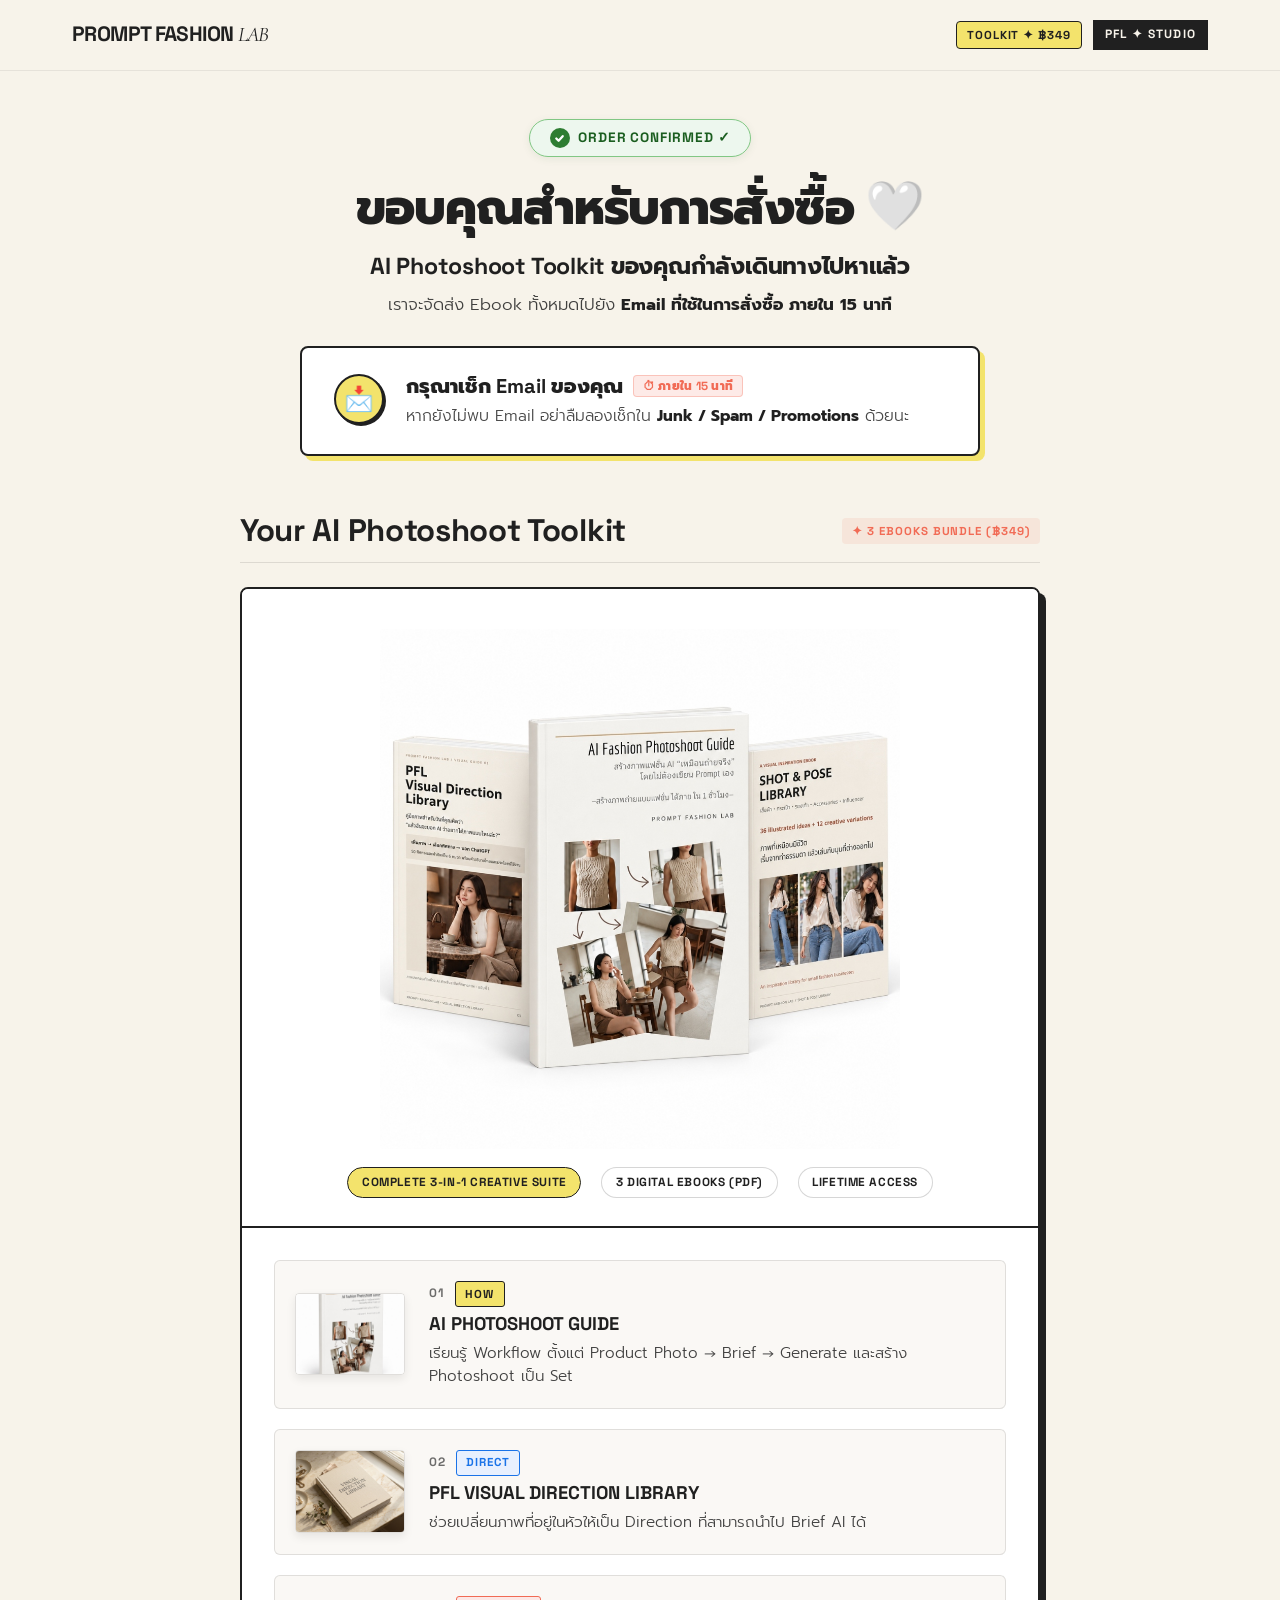
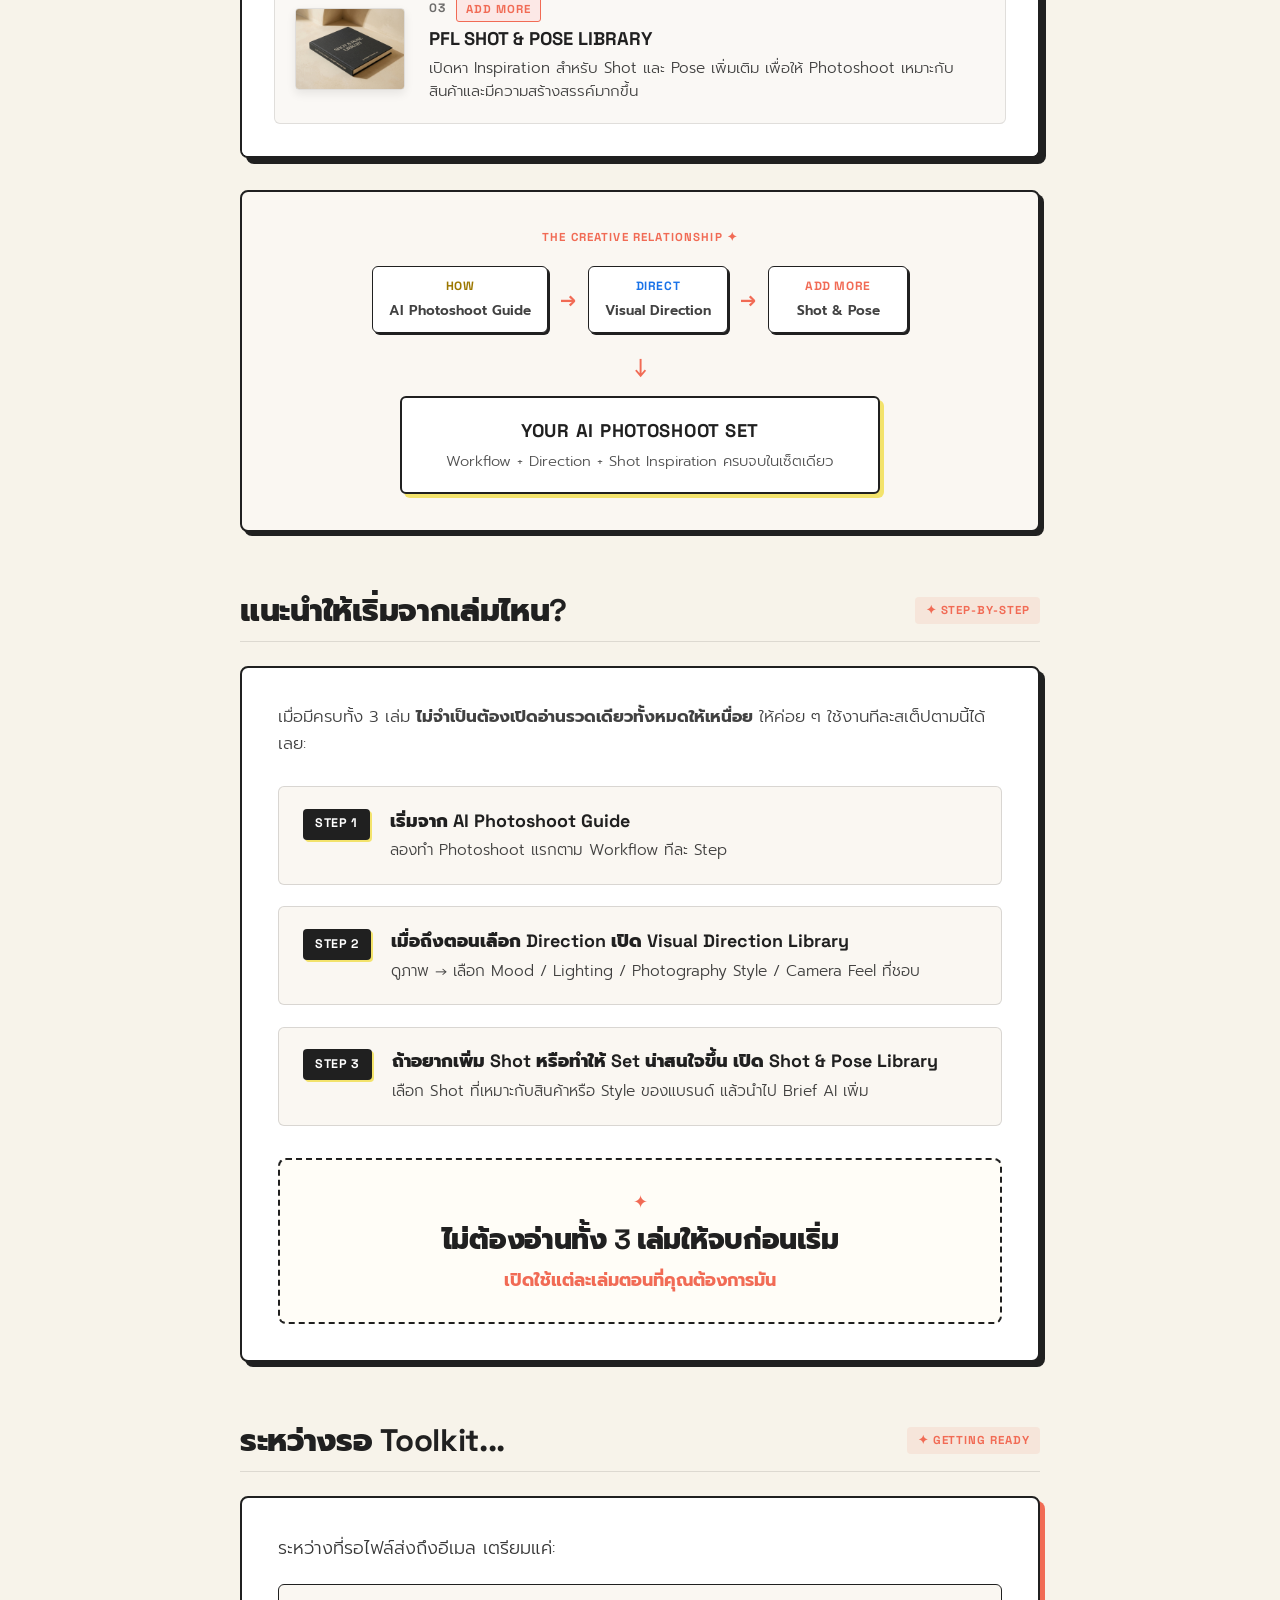
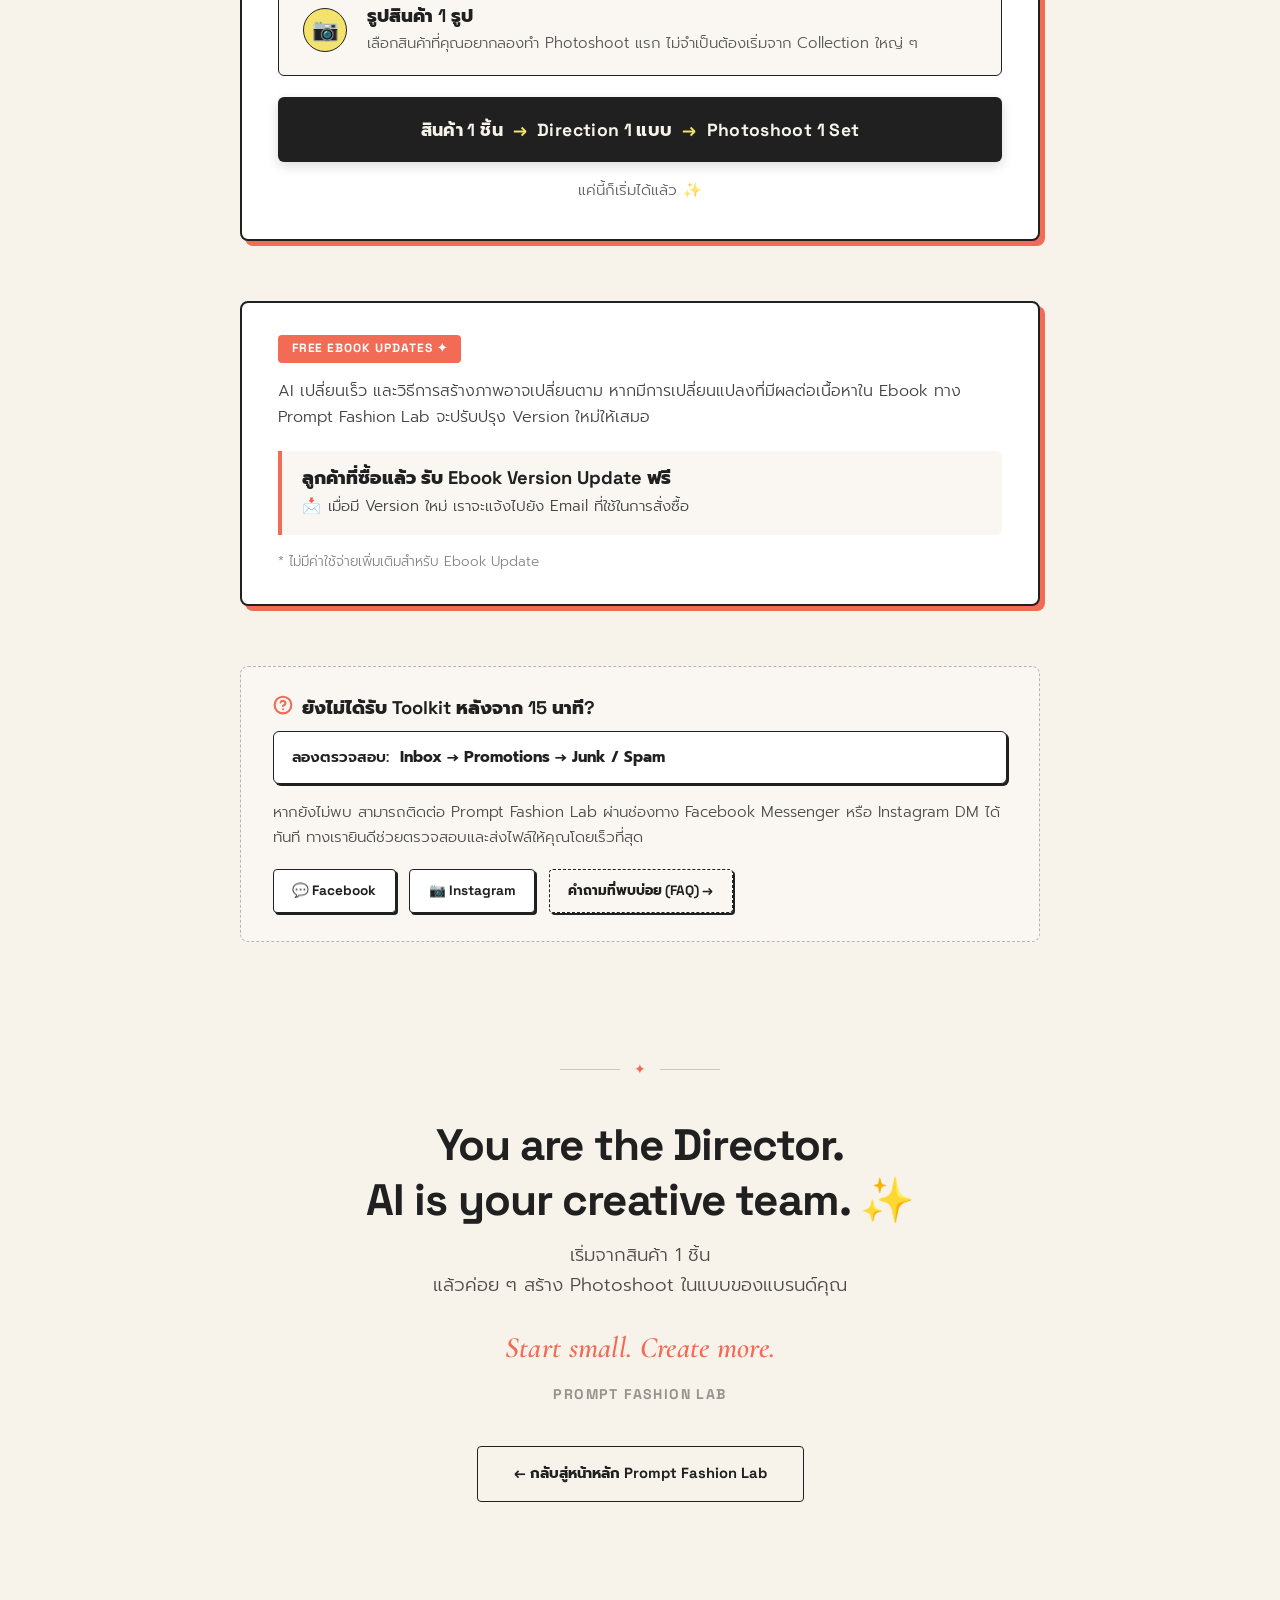
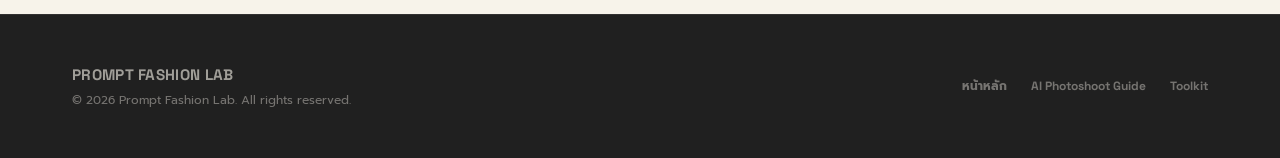
<file: thankyou-toolkit.html>
<!DOCTYPE html>
<html lang="th">
<head>
  <!-- Google tag (gtag.js) -->
  <script async src="https://www.googletagmanager.com/gtag/js?id=G-DDGN5M6J9N"></script>
  <script>
    window.dataLayer = window.dataLayer || [];
    function gtag(){dataLayer.push(arguments);}
    gtag('js', new Date());
    gtag('config', 'G-DDGN5M6J9N');
  </script>

  <!-- Meta Pixel Code -->
  <script>
  !function(f,b,e,v,n,t,s)
  {if(f.fbq)return;n=f.fbq=function(){n.callMethod?
  n.callMethod.apply(n,arguments):n.queue.push(arguments)};
  if(!f._fbq)f._fbq=n;n.push=n;n.loaded=!0;n.version='2.0';
  n.queue=[];t=b.createElement(e);t.async=!0;
  t.src=v;s=b.getElementsByTagName(e)[0];
  s.parentNode.insertBefore(t,s)}(window, document,'script',
  'https://connect.facebook.net/en_US/fbevents.js');
  fbq('init', '1459724172740305');
  fbq('track', 'PageView');

  // --- Verified Successful Purchase Tracking: Complete AI Photoshoot Toolkit (THB 349) ---
  (function() {
    const urlParams = new URLSearchParams(window.location.search);
    const sessionId = urlParams.get('session_id') || urlParams.get('checkout_session_id');
    const referrer = document.referrer || '';
    const isStripeReferrer = referrer.includes('stripe.com');
    const testCode = urlParams.get('test_event_code');

    // Key for localStorage order deduplication (persists across page reloads/revisits)
    const DEDUP_KEY = 'pfl_tracked_purchases';
    function getTrackedOrders() {
      try {
        return JSON.parse(localStorage.getItem(DEDUP_KEY) || '[]');
      } catch (e) {
        return [];
      }
    }
    function markOrderTracked(id) {
      try {
        const tracked = getTrackedOrders();
        if (!tracked.includes(id)) {
          tracked.push(id);
          localStorage.setItem(DEDUP_KEY, JSON.stringify(tracked));
        }
      } catch (e) {}
    }

    let orderId = null;
    let shouldTrack = false;

    // 1. Legitimate Stripe Checkout Session passed in URL (?session_id=cs_...)
    if (sessionId && sessionId.startsWith('cs_')) {
      orderId = sessionId;
      if (!getTrackedOrders().includes(orderId)) {
        shouldTrack = true;
      } else {
        console.warn('[Meta Pixel] Purchase already recorded for session ID:', orderId, '- Skipping duplicate event.');
      }
    } 
    // 2. Fallback: Customer directly redirected from stripe.com before ?session_id= parameter was added in Stripe
    else if (isStripeReferrer) {
      const sessionKey = 'pfl_paid_toolkit_349';
      if (!sessionStorage.getItem(sessionKey)) {
        orderId = 'pfl_toolkit_' + Date.now() + '_' + Math.random().toString(36).substring(2, 8);
        sessionStorage.setItem(sessionKey, orderId);
        shouldTrack = true;
      } else {
        console.warn('[Meta Pixel] Purchase already recorded in this session. Skipping duplicate event.');
      }
    } 
    // 3. Direct access / unverified visit - DO NOT FIRE false purchase
    else {
      console.warn('[Meta Pixel] No valid Stripe checkout session detected. Purchase event suppressed to prevent false conversions.');
    }

    if (shouldTrack && orderId) {
      markOrderTracked(orderId);

      const eventOptions = { eventID: orderId };
      if (testCode) {
        eventOptions.test_event_code = testCode;
      }

      fbq('track', 'Purchase', {
        content_name: 'Complete AI Photoshoot Toolkit',
        content_category: 'Ebook & Toolkit',
        content_ids: ['toolkit_349'],
        content_type: 'product',
        value: 349.00,
        currency: 'THB',
        num_items: 1
      }, eventOptions);

      console.log('[Meta Pixel] Purchase event tracked successfully with eventID:', orderId, 'Value: 349 THB');

      // Sync verified transaction to Google Analytics (deduplicated by transaction_id)
      if (typeof gtag === 'function') {
        gtag('event', 'purchase_confirmed', {
          transaction_id: orderId,
          event_category: 'ecommerce',
          item_name: 'Complete AI Photoshoot Toolkit',
          value: 349.00,
          currency: 'THB'
        });
      }
    }
  })();
  </script>
  <noscript><img height="1" width="1" style="display:none"
  src="https://www.facebook.com/tr?id=1459724172740305&ev=PageView&noscript=1"
  /></noscript>
  <!-- End Meta Pixel Code -->
  <meta charset="UTF-8">
  <meta name="viewport" content="width=device-width, initial-scale=1.0">
  <meta name="description" content="Order Confirmed — ขอบคุณสำหรับการสั่งซื้อ AI Photoshoot Toolkit (฿349) โดย Prompt Fashion Lab">
  <title>ขอบคุณสำหรับการสั่งซื้อ AI Photoshoot Toolkit | Prompt Fashion Lab</title>

  <!-- PFL Stylesheets -->
  <link rel="stylesheet" href="styles.css">
  <link rel="stylesheet" href="thankyou.css">
  <link rel="stylesheet" href="thankyou-toolkit.css">
</head>
<body class="tk-page">

  <!-- ==========================================
       HEADER / NAVIGATION
       ========================================== -->
  <header class="tk-header">
    <div class="container header-container">
      <a href="index.html" class="logo" title="กลับสู่หน้าหลัก Prompt Fashion Lab">
        PROMPT FASHION <span>LAB</span>
      </a>
      <div style="display: flex; align-items: center; gap: 0.65rem;">
        <span class="tk-header-badge">TOOLKIT ✦ ฿349</span>
        <div class="brand-badge">PFL ✦ STUDIO</div>
      </div>
    </div>
  </header>

  <!-- ==========================================
       MAIN CONTENT CONTAINER
       Fashion Editorial × Creative Studio × Warm Order Confirmation
       ========================================== -->
  <main class="tk-main">
    <div class="container">
      <div class="tk-content-wrapper tk-fade-in">

        <!-- ==========================================
             1. HERO / ORDER CONFIRMATION
             Understood within 3 seconds:
             ✓ Order confirmed
             📩 Ebook จะส่งทาง Email
             ⏱ ภายใน 15 นาที
             ========================================== -->
        <section class="tk-hero" aria-label="Order Confirmation Status">
          
          <!-- Elegant Success Badge -->
          <div class="tk-status-badge">
            <span class="tk-check-icon" aria-hidden="true">
              <svg width="11" height="11" viewBox="0 0 12 12" fill="none" stroke="currentColor" stroke-width="2.5" stroke-linecap="round" stroke-linejoin="round">
                <polyline points="2.5 6 5 8.5 9.5 3.5"></polyline>
              </svg>
            </span>
            <span>ORDER CONFIRMED ✓</span>
          </div>

          <!-- Main Headline -->
          <h1 class="tk-title text-balance-thai">
            ขอบคุณสำหรับการสั่งซื้อ <span class="heart">🤍</span>
          </h1>

          <!-- Supporting Headline -->
          <h2 class="tk-subtitle text-balance-thai">
            AI Photoshoot Toolkit ของคุณกำลังเดินทางไปหาแล้ว
          </h2>

          <!-- Body -->
          <p class="tk-eta-text text-balance-thai">
            เราจะจัดส่ง Ebook ทั้งหมดไปยัง <strong>Email ที่ใช้ในการสั่งซื้อ ภายใน 15 นาที</strong>
          </p>

          <!-- Email Highlight Box -->
          <div class="tk-email-notice">
            <div class="tk-email-icon-box" aria-hidden="true">
              📩
            </div>
            <div class="tk-email-content">
              <h3 class="tk-email-heading">
                กรุณาเช็ก Email ของคุณ
                <span class="tk-email-badge">⏱ ภายใน 15 นาที</span>
              </h3>
              <p class="tk-email-text text-balance-thai">
                หากยังไม่พบ Email อย่าลืมลองเช็กใน <strong>Junk / Spam / Promotions</strong> ด้วยนะ
              </p>
            </div>
          </div>

        </section>

        <!-- ==========================================
             2. YOUR AI PHOTOSHOOT TOOLKIT
             - Headline: Your AI Photoshoot Toolkit
             - Beautiful bundle mockup of all 3 ebooks together
             - 01 AI Photoshoot Guide (HOW)
             - 02 PFL Visual Direction Library (DIRECT)
             - 03 PFL Shot & Pose Library (ADD MORE)
             - Relationship: HOW → DIRECT → ADD MORE ↓ YOUR AI PHOTOSHOOT SET
             ========================================== -->
        <section class="tk-section" aria-labelledby="toolkit-heading">
          <div class="tk-section-header">
            <div class="tk-section-title-wrap">
              <h2 id="toolkit-heading" class="tk-section-title">
                Your AI Photoshoot Toolkit
              </h2>
            </div>
            <span class="tk-section-badge">✦ 3 EBOOKS BUNDLE (฿349)</span>
          </div>

          <!-- Main Bundle Card -->
          <div class="tk-bundle-card">
            
            <!-- Bundle Mockup Image Showcase -->
            <div class="tk-bundle-showcase">
              <div class="tk-bundle-img-wrapper">
                <img 
                  src="images/toolkit_bundle_mockup.jpg" 
                  alt="Your AI Photoshoot Toolkit — 3 Ebooks Bundle Mockup by Prompt Fashion Lab"
                  loading="eager"
                >
              </div>

              <div class="tk-bundle-meta-strip">
                <span class="tk-bundle-pill highlight">COMPLETE 3-IN-1 CREATIVE SUITE</span>
                <span class="tk-bundle-pill">3 DIGITAL EBOOKS (PDF)</span>
                <span class="tk-bundle-pill">LIFETIME ACCESS</span>
              </div>
            </div>

            <!-- 3 Individual Items List -->
            <div class="tk-items-grid">
              
              <!-- 01 AI PHOTOSHOOT GUIDE -->
              <div class="tk-item-row">
                <div class="tk-item-thumb">
                  <img src="images/guide_ebook_mockup.jpg" alt="AI Photoshoot Guide Cover" loading="lazy">
                </div>
                <div class="tk-item-info">
                  <div class="tk-item-tag-row">
                    <span class="tk-item-num">01</span>
                    <span class="tk-role-label how">HOW</span>
                  </div>
                  <h3 class="tk-item-name">AI PHOTOSHOOT GUIDE</h3>
                  <p class="tk-item-desc text-balance-thai">
                    เรียนรู้ Workflow ตั้งแต่ Product Photo → Brief → Generate และสร้าง Photoshoot เป็น Set
                  </p>
                </div>
              </div>

              <!-- 02 PFL VISUAL DIRECTION LIBRARY -->
              <div class="tk-item-row">
                <div class="tk-item-thumb">
                  <img src="images/visual_direction_cover.jpg" alt="PFL Visual Direction Library Cover" loading="lazy">
                </div>
                <div class="tk-item-info">
                  <div class="tk-item-tag-row">
                    <span class="tk-item-num">02</span>
                    <span class="tk-role-label direct">DIRECT</span>
                  </div>
                  <h3 class="tk-item-name">PFL VISUAL DIRECTION LIBRARY</h3>
                  <p class="tk-item-desc text-balance-thai">
                    ช่วยเปลี่ยนภาพที่อยู่ในหัวให้เป็น Direction ที่สามารถนำไป Brief AI ได้
                  </p>
                </div>
              </div>

              <!-- 03 PFL SHOT & POSE LIBRARY -->
              <div class="tk-item-row">
                <div class="tk-item-thumb">
                  <img src="images/shot_pose_cover.jpg" alt="PFL Shot & Pose Library Cover" loading="lazy">
                </div>
                <div class="tk-item-info">
                  <div class="tk-item-tag-row">
                    <span class="tk-item-num">03</span>
                    <span class="tk-role-label add-more">ADD MORE</span>
                  </div>
                  <h3 class="tk-item-name">PFL SHOT & POSE LIBRARY</h3>
                  <p class="tk-item-desc text-balance-thai">
                    เปิดหา Inspiration สำหรับ Shot และ Pose เพิ่มเติม เพื่อให้ Photoshoot เหมาะกับสินค้าและมีความสร้างสรรค์มากขึ้น
                  </p>
                </div>
              </div>

            </div>

          </div>

          <!-- Relationship: HOW → DIRECT → ADD MORE ↓ YOUR AI PHOTOSHOOT SET -->
          <div class="tk-synergy-card">
            <div class="tk-synergy-eyebrow">
              <span>THE CREATIVE RELATIONSHIP ✦</span>
            </div>

            <div class="tk-synergy-steps">
              <div class="tk-synergy-pill">
                <span class="pill-tag" style="color: #9C7700;">HOW</span>
                <span class="pill-title">AI Photoshoot Guide</span>
              </div>

              <span class="tk-synergy-arrow">→</span>

              <div class="tk-synergy-pill">
                <span class="pill-tag" style="color: #1A73E8;">DIRECT</span>
                <span class="pill-title">Visual Direction</span>
              </div>

              <span class="tk-synergy-arrow">→</span>

              <div class="tk-synergy-pill">
                <span class="pill-tag" style="color: var(--color-coral);">ADD MORE</span>
                <span class="pill-title">Shot & Pose</span>
              </div>
            </div>

            <div class="tk-synergy-down-arrow">↓</div>

            <div class="tk-synergy-result-box">
              <div class="tk-synergy-result-title">YOUR AI PHOTOSHOOT SET</div>
              <p class="tk-synergy-result-sub text-balance-thai">
                Workflow + Direction + Shot Inspiration ครบจบในเซ็ตเดียว
              </p>
            </div>
          </div>

        </section>

        <!-- ==========================================
             3. HOW TO START
             - Headline: แนะนำให้เริ่มจากเล่มไหน?
             - Do not overwhelm
             - STEP 1, STEP 2, STEP 3
             - Highlight: ไม่ต้องอ่านทั้ง 3 เล่มให้จบก่อนเริ่ม / เปิดใช้แต่ละเล่มตอนที่คุณต้องการมัน
             ========================================== -->
        <section class="tk-section" aria-labelledby="start-heading">
          <div class="tk-section-header">
            <div class="tk-section-title-wrap">
              <h2 id="start-heading" class="tk-section-title text-balance-thai">
                แนะนำให้เริ่มจากเล่มไหน?
              </h2>
            </div>
            <span class="tk-section-badge">✦ STEP-BY-STEP</span>
          </div>

          <div class="tk-start-card">
            <p class="tk-start-intro text-balance-thai">
              เมื่อมีครบทั้ง 3 เล่ม <strong>ไม่จำเป็นต้องเปิดอ่านรวดเดียวทั้งหมดให้เหนื่อย</strong> ให้ค่อย ๆ ใช้งานทีละสเต็ปตามนี้ได้เลย:
            </p>

            <div class="tk-steps-timeline">
              
              <!-- STEP 1 -->
              <div class="tk-step-item">
                <div class="tk-step-badge">STEP 1</div>
                <div class="tk-step-content">
                  <h3 class="tk-step-heading text-balance-thai">
                    เริ่มจาก <strong>AI Photoshoot Guide</strong>
                  </h3>
                  <p class="tk-step-text text-balance-thai">
                    ลองทำ Photoshoot แรกตาม Workflow ทีละ Step
                  </p>
                </div>
              </div>

              <!-- STEP 2 -->
              <div class="tk-step-item">
                <div class="tk-step-badge">STEP 2</div>
                <div class="tk-step-content">
                  <h3 class="tk-step-heading text-balance-thai">
                    เมื่อถึงตอนเลือก Direction เปิด <strong>Visual Direction Library</strong>
                  </h3>
                  <p class="tk-step-text text-balance-thai">
                    ดูภาพ → เลือก Mood / Lighting / Photography Style / Camera Feel ที่ชอบ
                  </p>
                </div>
              </div>

              <!-- STEP 3 -->
              <div class="tk-step-item">
                <div class="tk-step-badge">STEP 3</div>
                <div class="tk-step-content">
                  <h3 class="tk-step-heading text-balance-thai">
                    ถ้าอยากเพิ่ม Shot หรือทำให้ Set น่าสนใจขึ้น เปิด <strong>Shot & Pose Library</strong>
                  </h3>
                  <p class="tk-step-text text-balance-thai">
                    เลือก Shot ที่เหมาะกับสินค้าหรือ Style ของแบรนด์ แล้วนำไป Brief AI เพิ่ม
                  </p>
                </div>
              </div>

            </div>

            <!-- Highlight Callout: ไม่ต้องอ่านทั้ง 3 เล่มให้จบก่อนเริ่ม -->
            <div class="tk-start-mantra-box">
              <span class="tk-mantra-icon" aria-hidden="true">✦</span>
              <h3 class="tk-mantra-title text-balance-thai">
                ไม่ต้องอ่านทั้ง 3 เล่มให้จบก่อนเริ่ม
              </h3>
              <p class="tk-mantra-text text-balance-thai">
                เปิดใช้แต่ละเล่มตอนที่คุณต้องการมัน
              </p>
            </div>

          </div>
        </section>

        <!-- ==========================================
             4. BEFORE YOUR EMAIL ARRIVES
             - Headline: ระหว่างรอ Toolkit...
             - เตรียมแค่: รูปสินค้า 1 รูป
             - สินค้า 1 ชิ้น → Direction 1 แบบ → Photoshoot 1 Set
             ========================================== -->
        <section class="tk-section" aria-labelledby="prep-heading">
          <div class="tk-section-header">
            <div class="tk-section-title-wrap">
              <h2 id="prep-heading" class="tk-section-title text-balance-thai">
                ระหว่างรอ Toolkit...
              </h2>
            </div>
            <span class="tk-section-badge">✦ GETTING READY</span>
          </div>

          <div class="tk-prep-card">
            <p class="tk-prep-lead text-balance-thai">
              ระหว่างที่รอไฟล์ส่งถึงอีเมล เตรียมแค่:
            </p>

            <div class="tk-prep-target-box">
              <div class="tk-prep-target-icon" aria-hidden="true">
                📷
              </div>
              <div class="tk-prep-target-content">
                <h4>รูปสินค้า 1 รูป</h4>
                <p class="text-balance-thai">
                  เลือกสินค้าที่คุณอยากลองทำ Photoshoot แรก ไม่จำเป็นต้องเริ่มจาก Collection ใหญ่ ๆ
                </p>
              </div>
            </div>

            <div class="tk-formula-banner">
              <span>สินค้า 1 ชิ้น</span>
              <span class="arrow">→</span>
              <span>Direction 1 แบบ</span>
              <span class="arrow">→</span>
              <span>Photoshoot 1 Set</span>
            </div>

            <p class="tk-prep-note text-balance-thai">
              แค่นี้ก็เริ่มได้แล้ว ✨
            </p>
          </div>
        </section>

        <!-- ==========================================
             5. FREE FUTURE UPDATES
             - Elegant information card
             - FREE EBOOK UPDATES
             - ลูกค้าที่ซื้อแล้ว รับ Ebook Version Update ฟรี
             - แจ้งไปยัง Email
             - ไม่มีค่าใช้จ่ายเพิ่มเติม
             ========================================== -->
        <section class="tk-section" aria-label="Free Future Updates">
          <div class="tk-update-card">
            <div class="tk-update-top-badge">
              FREE EBOOK UPDATES ✦
            </div>

            <p class="tk-update-intro text-balance-thai">
              AI เปลี่ยนเร็ว และวิธีการสร้างภาพอาจเปลี่ยนตาม หากมีการเปลี่ยนแปลงที่มีผลต่อเนื้อหาใน Ebook ทาง Prompt Fashion Lab จะปรับปรุง Version ใหม่ให้เสมอ
            </p>

            <div class="tk-update-highlight-box">
              <h3 class="tk-update-highlight-heading text-balance-thai">
                ลูกค้าที่ซื้อแล้ว รับ Ebook Version Update ฟรี
              </h3>
              <p class="tk-update-highlight-text text-balance-thai">
                <span>📩</span>
                <span>เมื่อมี Version ใหม่ เราจะแจ้งไปยัง Email ที่ใช้ในการสั่งซื้อ</span>
              </p>
            </div>

            <p class="tk-update-footnote text-balance-thai">
              * ไม่มีค่าใช้จ่ายเพิ่มเติมสำหรับ Ebook Update
            </p>
          </div>
        </section>

        <!-- ==========================================
             6. SUPPORT
             - ยังไม่ได้รับ Toolkit หลังจาก 15 นาที?
             - Inbox → Promotions → Junk / Spam
             - Facebook messenger / Instagram DM
             ========================================== -->
        <section class="tk-section" aria-label="Customer Support">
          <div class="tk-support-card">
            <h3 class="tk-support-heading text-balance-thai">
              <span class="icon" aria-hidden="true">
                <svg width="20" height="20" viewBox="0 0 24 24" fill="none" stroke="currentColor" stroke-width="2.5" stroke-linecap="round" stroke-linejoin="round">
                  <circle cx="12" cy="12" r="10"></circle>
                  <path d="M9.09 9a3 3 0 0 1 5.83 1c0 2-3 3-3 3"></path>
                  <line x1="12" y1="17" x2="12.01" y2="17"></line>
                </svg>
              </span>
              ยังไม่ได้รับ Toolkit หลังจาก 15 นาที?
            </h3>

            <div class="tk-support-check-box">
              <span>ลองตรวจสอบ:</span>
              <strong>Inbox → Promotions → Junk / Spam</strong>
            </div>

            <p class="tk-support-text text-balance-thai">
              หากยังไม่พบ สามารถติดต่อ Prompt Fashion Lab ผ่านช่องทาง Facebook Messenger หรือ Instagram DM ได้ทันที ทางเรายินดีช่วยตรวจสอบและส่งไฟล์ให้คุณโดยเร็วที่สุด
            </p>

            <div class="tk-support-channels">
              <a href="https://www.facebook.com/profile.php?id=61590147222197" target="_blank" rel="noopener noreferrer" class="tk-support-btn">
                <span>💬 Facebook</span>
              </a>
              <a href="https://www.instagram.com/promptfashionlab/" target="_blank" rel="noopener noreferrer" class="tk-support-btn">
                <span>📷 Instagram</span>
              </a>
              <a href="index.html#faq" class="tk-support-btn" style="border-style: dashed; background-color: transparent;">
                <span>คำถามที่พบบ่อย (FAQ) →</span>
              </a>
            </div>
          </div>
        </section>

        <!-- ==========================================
             7. FINAL MESSAGE
             - You are the Director.
             - AI is your creative team. ✨
             - เริ่มจากสินค้า 1 ชิ้น แล้วค่อย ๆ สร้าง Photoshoot ในแบบของแบรนด์คุณ
             - Start small. Create more.
             - Prompt Fashion Lab
             ========================================== -->
        <section class="tk-final-block" aria-label="Closing Note">
          <div class="tk-final-divider">
            <span>✦</span>
          </div>

          <h2 class="tk-director-quote text-balance-thai">
            You are the Director.<br>
            AI is your creative team. ✨
          </h2>

          <p class="tk-director-sub text-balance-thai">
            เริ่มจากสินค้า 1 ชิ้น<br>
            แล้วค่อย ๆ สร้าง Photoshoot ในแบบของแบรนด์คุณ
          </p>

          <div class="tk-director-mantra">
            Start small. Create more.
          </div>

          <div class="tk-director-brand">
            Prompt Fashion Lab
          </div>

          <div>
            <a href="index.html" class="tk-back-home-btn">
              ← กลับสู่หน้าหลัก Prompt Fashion Lab
            </a>
          </div>
        </section>

      </div>
    </div>
  </main>

  <!-- ==========================================
       FOOTER
       ========================================== -->
  <footer>
    <div class="container footer-container">
      <div class="footer-copy">
        <span class="footer-brand">PROMPT FASHION LAB</span>
        <span>&copy; 2026 Prompt Fashion Lab. All rights reserved.</span>
      </div>
      <div class="footer-links">
        <a href="index.html">หน้าหลัก</a>
        <a href="index.html#order">AI Photoshoot Guide</a>
        <a href="toolkit.html">Toolkit</a>
      </div>
    </div>
  </footer>

</body>
</html>
</file>
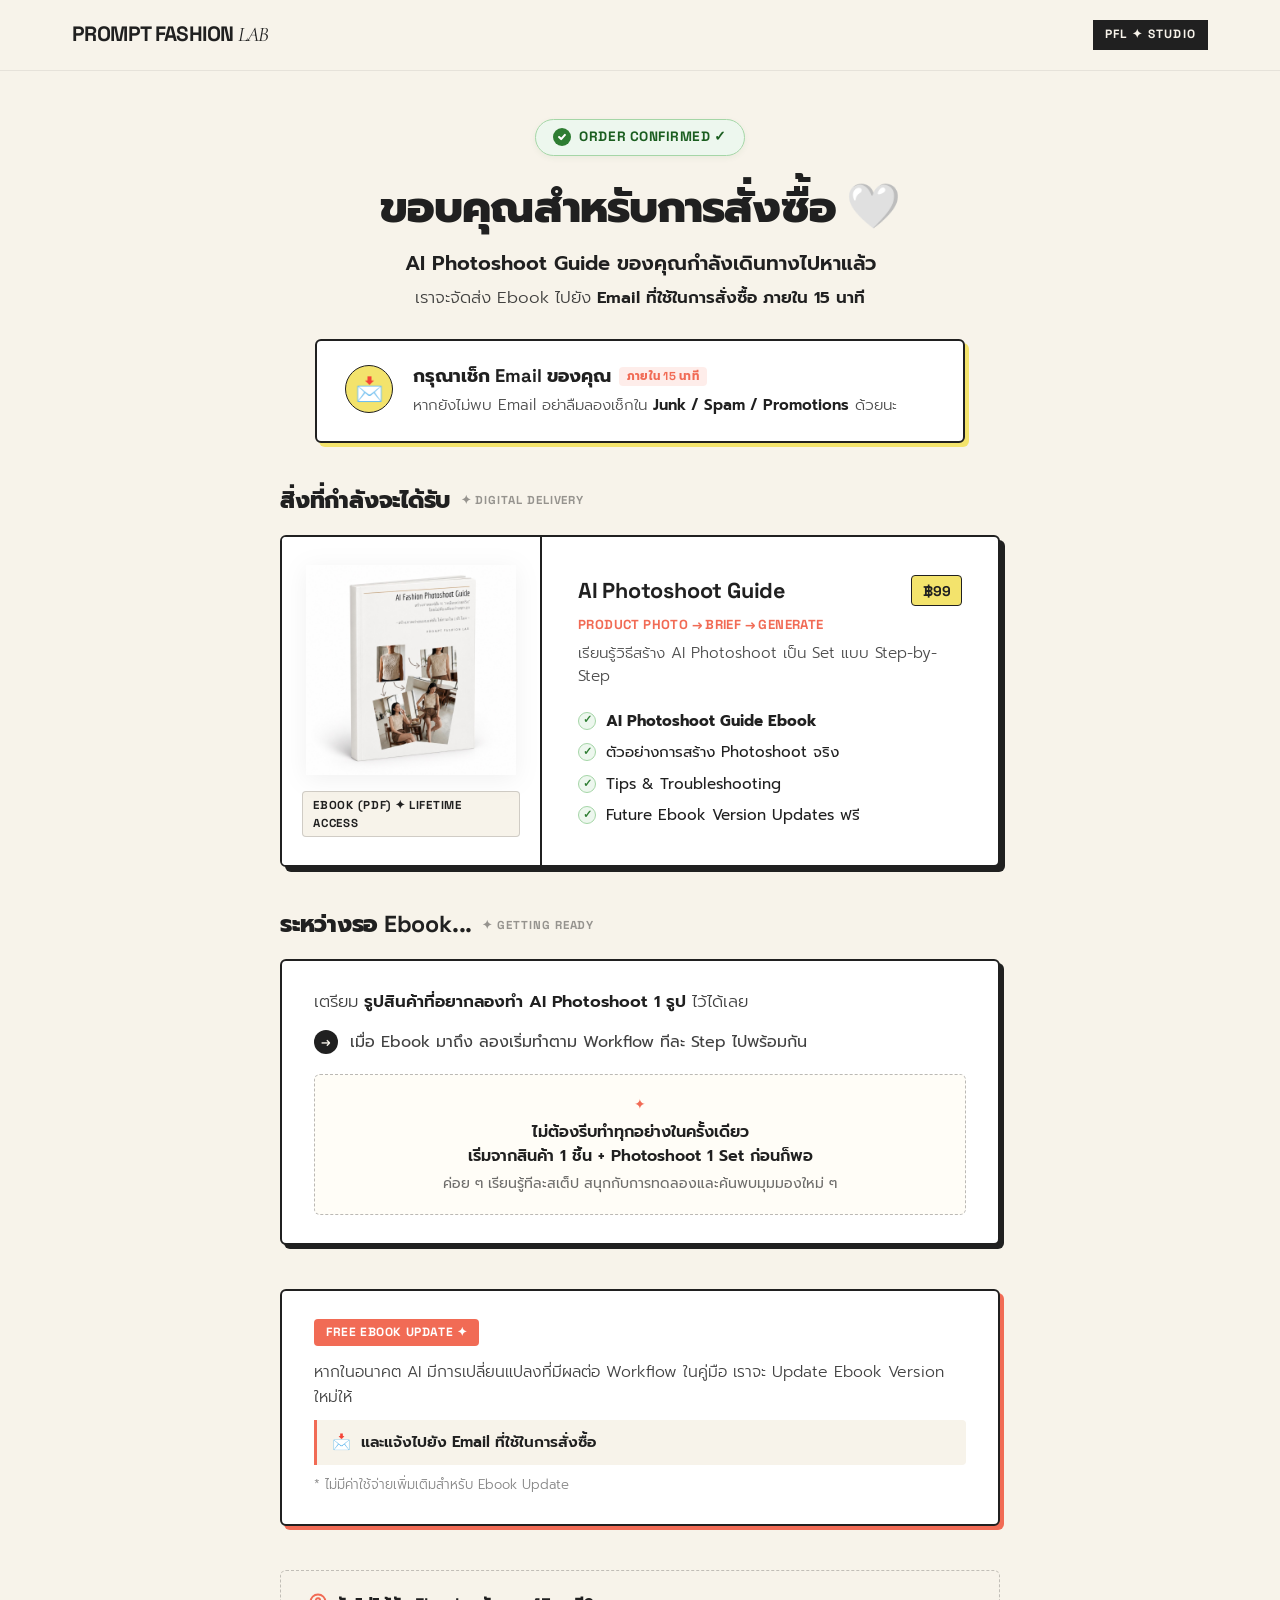
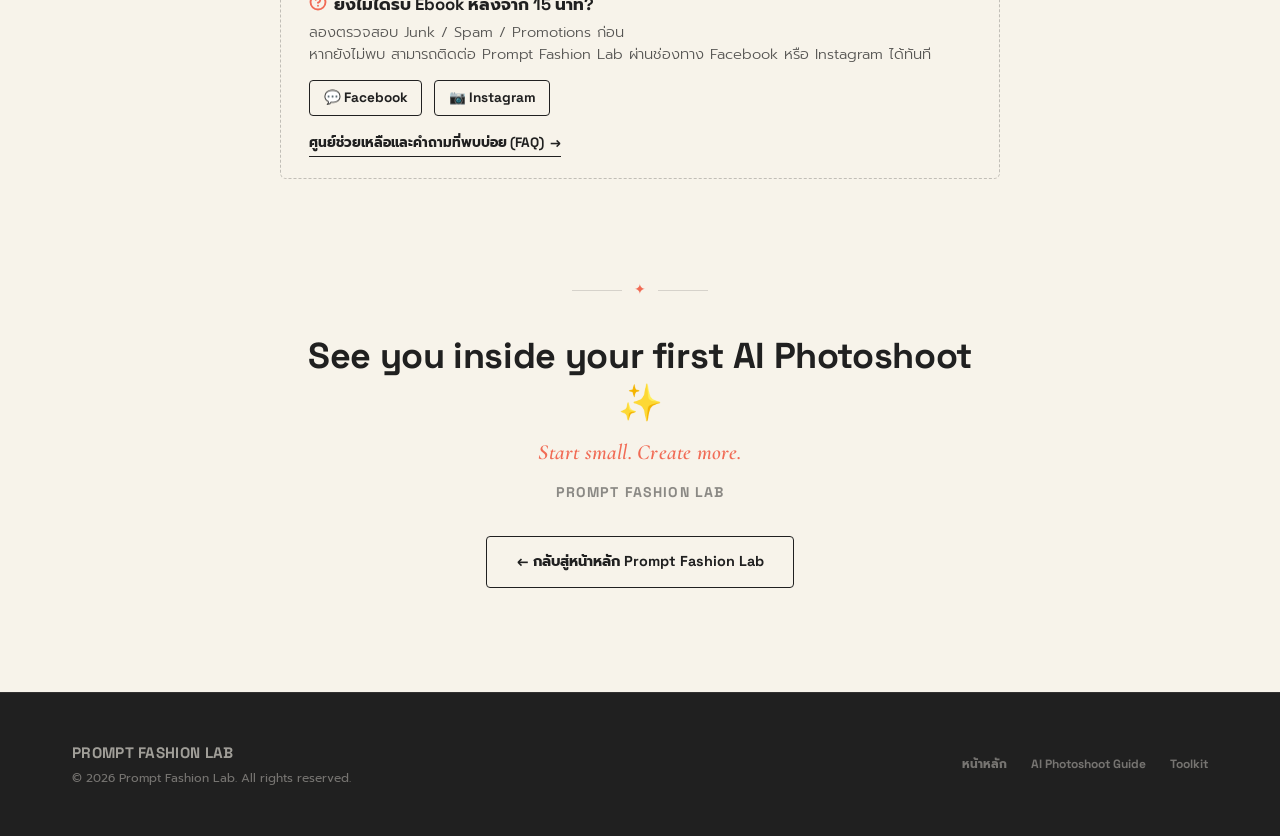
<file: thankyou.html>
<!DOCTYPE html>
<html lang="th">
<head>
  <!-- Google tag (gtag.js) -->
  <script async src="https://www.googletagmanager.com/gtag/js?id=G-DDGN5M6J9N"></script>
  <script>
    window.dataLayer = window.dataLayer || [];
    function gtag(){dataLayer.push(arguments);}
    gtag('js', new Date());
    gtag('config', 'G-DDGN5M6J9N');
  </script>

  <!-- Meta Pixel Code -->
  <script>
  !function(f,b,e,v,n,t,s)
  {if(f.fbq)return;n=f.fbq=function(){n.callMethod?
  n.callMethod.apply(n,arguments):n.queue.push(arguments)};
  if(!f._fbq)f._fbq=n;n.push=n;n.loaded=!0;n.version='2.0';
  n.queue=[];t=b.createElement(e);t.async=!0;
  t.src=v;s=b.getElementsByTagName(e)[0];
  s.parentNode.insertBefore(t,s)}(window, document,'script',
  'https://connect.facebook.net/en_US/fbevents.js');
  fbq('init', '1459724172740305');
  fbq('track', 'PageView');

  // --- Verified Successful Purchase Tracking: AI Photoshoot Guide (THB 99) ---
  (function() {
    const urlParams = new URLSearchParams(window.location.search);
    const sessionId = urlParams.get('session_id') || urlParams.get('checkout_session_id');
    const referrer = document.referrer || '';
    const isStripeReferrer = referrer.includes('stripe.com');
    const testCode = urlParams.get('test_event_code');

    // Key for localStorage order deduplication (persists across page reloads/revisits)
    const DEDUP_KEY = 'pfl_tracked_purchases';
    function getTrackedOrders() {
      try {
        return JSON.parse(localStorage.getItem(DEDUP_KEY) || '[]');
      } catch (e) {
        return [];
      }
    }
    function markOrderTracked(id) {
      try {
        const tracked = getTrackedOrders();
        if (!tracked.includes(id)) {
          tracked.push(id);
          localStorage.setItem(DEDUP_KEY, JSON.stringify(tracked));
        }
      } catch (e) {}
    }

    let orderId = null;
    let shouldTrack = false;

    // 1. Legitimate Stripe Checkout Session passed in URL (?session_id=cs_...)
    if (sessionId && sessionId.startsWith('cs_')) {
      orderId = sessionId;
      if (!getTrackedOrders().includes(orderId)) {
        shouldTrack = true;
      } else {
        console.warn('[Meta Pixel] Purchase already recorded for session ID:', orderId, '- Skipping duplicate event.');
      }
    } 
    // 2. Fallback: Customer directly redirected from stripe.com before ?session_id= parameter was added in Stripe
    else if (isStripeReferrer) {
      const sessionKey = 'pfl_paid_guide_99';
      if (!sessionStorage.getItem(sessionKey)) {
        orderId = 'pfl_guide_' + Date.now() + '_' + Math.random().toString(36).substring(2, 8);
        sessionStorage.setItem(sessionKey, orderId);
        shouldTrack = true;
      } else {
        console.warn('[Meta Pixel] Purchase already recorded in this session. Skipping duplicate event.');
      }
    } 
    // 3. Direct access / unverified visit - DO NOT FIRE false purchase
    else {
      console.warn('[Meta Pixel] No valid Stripe checkout session detected. Purchase event suppressed to prevent false conversions.');
    }

    if (shouldTrack && orderId) {
      markOrderTracked(orderId);

      const eventOptions = { eventID: orderId };
      if (testCode) {
        eventOptions.test_event_code = testCode;
      }

      fbq('track', 'Purchase', {
        content_name: 'AI Photoshoot Guide',
        content_category: 'Ebook',
        content_ids: ['guide_99'],
        content_type: 'product',
        value: 99.00,
        currency: 'THB',
        num_items: 1
      }, eventOptions);

      console.log('[Meta Pixel] Purchase event tracked successfully with eventID:', orderId, 'Value: 99 THB');

      // Sync verified transaction to Google Analytics (deduplicated by transaction_id)
      if (typeof gtag === 'function') {
        gtag('event', 'purchase_confirmed', {
          transaction_id: orderId,
          event_category: 'ecommerce',
          item_name: 'AI Photoshoot Guide',
          value: 99.00,
          currency: 'THB'
        });
      }
    }
  })();
  </script>
  <noscript><img height="1" width="1" style="display:none"
  src="https://www.facebook.com/tr?id=1459724172740305&ev=PageView&noscript=1"
  /></noscript>
  <!-- End Meta Pixel Code -->
  <meta charset="UTF-8">
  <meta name="viewport" content="width=device-width, initial-scale=1.0">
  <meta name="description" content="Order Confirmed — ขอบคุณสำหรับการสั่งซื้อ AI Photoshoot Guide โดย Prompt Fashion Lab">
  <title>ขอบคุณสำหรับการสั่งซื้อ | Prompt Fashion Lab</title>

  <!-- PFL Stylesheets -->
  <link rel="stylesheet" href="styles.css">
  <link rel="stylesheet" href="thankyou.css">
</head>
<body class="ty-page">

  <!-- ==========================================
       HEADER / NAVIGATION
       ========================================== -->
  <header class="ty-header">
    <div class="container header-container">
      <a href="index.html" class="logo" title="กลับสู่หน้าหลัก Prompt Fashion Lab">
        PROMPT FASHION <span>LAB</span>
      </a>
      <div class="brand-badge">PFL ✦ STUDIO</div>
    </div>
  </header>

  <!-- ==========================================
       MAIN CONTENT CONTAINER
       Clean, airy, short, editorial layout
       ========================================== -->
  <main class="ty-main">
    <div class="container">
      <div class="ty-content-wrapper ty-fade-in">

        <!-- ==========================================
             1. HERO / ORDER CONFIRMATION
             Understood within 3 seconds
             ========================================== -->
        <section class="ty-hero" aria-label="Order Confirmation Status">
          
          <!-- Elegant Success Badge -->
          <div class="ty-status-badge">
            <span class="check-icon" aria-hidden="true">
              <svg width="10" height="10" viewBox="0 0 12 12" fill="none" stroke="currentColor" stroke-width="2.5" stroke-linecap="round" stroke-linejoin="round">
                <polyline points="2.5 6 5 8.5 9.5 3.5"></polyline>
              </svg>
            </span>
            <span>ORDER CONFIRMED ✓</span>
          </div>

          <!-- Main Headline -->
          <h1 class="ty-title text-balance-thai">
            ขอบคุณสำหรับการสั่งซื้อ <span class="heart">🤍</span>
          </h1>

          <!-- Supporting Text -->
          <p class="ty-subtitle text-balance-thai">
            AI Photoshoot Guide ของคุณกำลังเดินทางไปหาแล้ว
          </p>
          <p class="ty-eta-text text-balance-thai">
            เราจะจัดส่ง Ebook ไปยัง <strong>Email ที่ใช้ในการสั่งซื้อ ภายใน 15 นาที</strong>
          </p>

          <!-- Email Highlight Box -->
          <div class="ty-email-notice">
            <div class="ty-email-icon-box" aria-hidden="true">
              📩
            </div>
            <div class="ty-email-content">
              <h3 class="ty-email-heading">
                กรุณาเช็ก Email ของคุณ
                <span class="ty-email-badge">ภายใน 15 นาที</span>
              </h3>
              <p class="ty-email-text text-balance-thai">
                หากยังไม่พบ Email อย่าลืมลองเช็กใน <strong>Junk / Spam / Promotions</strong> ด้วยนะ
              </p>
            </div>
          </div>

        </section>

        <!-- ==========================================
             2. WHAT YOU'LL RECEIVE (สิ่งที่กำลังจะได้รับ)
             ========================================== -->
        <section class="ty-section" aria-labelledby="receive-heading">
          <div class="ty-section-header">
            <h2 id="receive-heading" class="ty-section-title text-balance-thai">
              สิ่งที่กำลังจะได้รับ
            </h2>
            <span class="ty-section-tag">✦ DIGITAL DELIVERY</span>
          </div>

          <!-- Product Card with Editorial Mockup -->
          <div class="ty-product-card">
            
            <!-- Left: Beautiful Product Mockup -->
            <div class="ty-product-visual">
              <div class="ty-product-img-wrap">
                <img 
                  src="images/guide_ebook_mockup.jpg" 
                  alt="AI Photoshoot Guide by Prompt Fashion Lab — Book Mockup"
                  loading="eager"
                >
              </div>
              <div class="ty-product-format-badge">
                EBOOK (PDF) ✦ LIFETIME ACCESS
              </div>
            </div>

            <!-- Right: Product Information & Checklist -->
            <div class="ty-product-details">
              <div class="ty-product-top-row">
                <h3 class="ty-product-name">AI Photoshoot Guide</h3>
                <span class="ty-product-price-badge">฿99</span>
              </div>

              <div class="ty-product-flow-line">
                Product Photo → Brief → Generate
              </div>

              <p class="ty-product-subline text-balance-thai">
                เรียนรู้วิธีสร้าง AI Photoshoot เป็น Set แบบ Step-by-Step
              </p>

              <!-- Inclusions Checklist -->
              <ul class="ty-feature-list">
                <li class="ty-feature-item">
                  <span class="ty-feature-check">✓</span>
                  <span><strong>AI Photoshoot Guide Ebook</strong></span>
                </li>
                <li class="ty-feature-item">
                  <span class="ty-feature-check">✓</span>
                  <span>ตัวอย่างการสร้าง Photoshoot จริง</span>
                </li>
                <li class="ty-feature-item">
                  <span class="ty-feature-check">✓</span>
                  <span>Tips & Troubleshooting</span>
                </li>
                <li class="ty-feature-item">
                  <span class="ty-feature-check">✓</span>
                  <span>Future Ebook Version Updates ฟรี</span>
                </li>
              </ul>
            </div>

          </div>
        </section>

        <!-- ==========================================
             3. WHAT TO DO NEXT (ระหว่างรอ Ebook...)
             ========================================== -->
        <section class="ty-section" aria-labelledby="next-heading">
          <div class="ty-section-header">
            <h2 id="next-heading" class="ty-section-title text-balance-thai">
              ระหว่างรอ Ebook...
            </h2>
            <span class="ty-section-tag">✦ GETTING READY</span>
          </div>

          <div class="ty-next-card">
            <p class="ty-next-lead text-balance-thai">
              เตรียม <strong>รูปสินค้าที่อยากลองทำ AI Photoshoot 1 รูป</strong> ไว้ได้เลย
            </p>
            
            <div class="ty-next-step-row text-balance-thai">
              <span class="ty-step-badge">→</span>
              <span>เมื่อ Ebook มาถึง ลองเริ่มทำตาม Workflow ทีละ Step ไปพร้อมกัน</span>
            </div>

            <!-- Warm Reassuring Callout -->
            <div class="ty-reassure-box">
              <span class="ty-reassure-icon">✦</span>
              <p class="ty-reassure-quote text-balance-thai">
                ไม่ต้องรีบทำทุกอย่างในครั้งเดียว<br>
                เริ่มจากสินค้า 1 ชิ้น + Photoshoot 1 Set ก่อนก็พอ
              </p>
              <div class="ty-reassure-sub">
                ค่อย ๆ เรียนรู้ทีละสเต็ป สนุกกับการทดลองและค้นพบมุมมองใหม่ ๆ
              </div>
            </div>
          </div>
        </section>

        <!-- ==========================================
             4. EMAIL UPDATE REMINDER (FREE EBOOK UPDATE)
             ========================================== -->
        <section class="ty-section" aria-label="Ebook Update Guarantee">
          <div class="ty-update-card">
            <div class="ty-update-badge">
              FREE EBOOK UPDATE ✦
            </div>

            <p class="ty-update-text text-balance-thai">
              หากในอนาคต AI มีการเปลี่ยนแปลงที่มีผลต่อ Workflow ในคู่มือ เราจะ Update Ebook Version ใหม่ให้
            </p>

            <div class="ty-update-callout text-balance-thai">
              <span>📩</span>
              <span>และแจ้งไปยัง Email ที่ใช้ในการสั่งซื้อ</span>
            </div>

            <p class="ty-update-footnote text-balance-thai">
              * ไม่มีค่าใช้จ่ายเพิ่มเติมสำหรับ Ebook Update
            </p>
          </div>
        </section>

        <!-- ==========================================
             5. SUPPORT MESSAGE
             ========================================== -->
        <section class="ty-section" aria-label="Customer Support Note">
          <div class="ty-support-card">
            <h3 class="ty-support-heading text-balance-thai">
              <span class="icon" aria-hidden="true">
                <svg width="18" height="18" viewBox="0 0 24 24" fill="none" stroke="currentColor" stroke-width="2.5" stroke-linecap="round" stroke-linejoin="round">
                  <circle cx="12" cy="12" r="10"></circle>
                  <path d="M9.09 9a3 3 0 0 1 5.83 1c0 2-3 3-3 3"></path>
                  <line x1="12" y1="17" x2="12.01" y2="17"></line>
                </svg>
              </span>
              ยังไม่ได้รับ Ebook หลังจาก 15 นาที?
            </h3>
            
            <p class="ty-support-text text-balance-thai">
              ลองตรวจสอบ Junk / Spam / Promotions ก่อน<br>
              หากยังไม่พบ สามารถติดต่อ Prompt Fashion Lab ผ่านช่องทาง Facebook หรือ Instagram ได้ทันที
            </p>

            <div style="display: flex; gap: 0.75rem; flex-wrap: wrap; margin-top: 0.85rem; margin-bottom: 0.85rem;">
              <a href="https://www.facebook.com/profile.php?id=61590147222197" target="_blank" rel="noopener noreferrer" class="ty-support-action" style="padding: 0.4rem 0.85rem; border: 1.5px solid var(--color-black); border-radius: 4px; text-decoration: none;">
                💬 Facebook
              </a>
              <a href="https://www.instagram.com/promptfashionlab/" target="_blank" rel="noopener noreferrer" class="ty-support-action" style="padding: 0.4rem 0.85rem; border: 1.5px solid var(--color-black); border-radius: 4px; text-decoration: none;">
                📷 Instagram
              </a>
            </div>

            <a href="index.html#faq" class="ty-support-action">
              <span>ศูนย์ช่วยเหลือและคำถามที่พบบ่อย (FAQ)</span> →
            </a>
          </div>
        </section>

        <!-- ==========================================
             6. FINAL EDITORIAL MESSAGE & SIGNOFF
             ========================================== -->
        <section class="ty-final-block" aria-label="Closing Note">
          <div class="ty-final-divider">
            <span>✦</span>
          </div>

          <h2 class="ty-final-headline text-balance-thai">
            See you inside your first AI Photoshoot ✨
          </h2>

          <div class="ty-final-mantra">
            Start small. Create more.
          </div>

          <div class="ty-final-brand">
            Prompt Fashion Lab
          </div>

          <div>
            <a href="index.html" class="ty-back-home-btn">
              ← กลับสู่หน้าหลัก Prompt Fashion Lab
            </a>
          </div>
        </section>

      </div>
    </div>
  </main>

  <!-- ==========================================
       FOOTER
       ========================================== -->
  <footer>
    <div class="container footer-container">
      <div class="footer-copy">
        <span class="footer-brand">PROMPT FASHION LAB</span>
        <span>&copy; 2026 Prompt Fashion Lab. All rights reserved.</span>
      </div>
      <div class="footer-links">
        <a href="index.html">หน้าหลัก</a>
        <a href="index.html#order">AI Photoshoot Guide</a>
        <a href="toolkit.html">Toolkit</a>
      </div>
    </div>
  </footer>

</body>
</html>
</file>
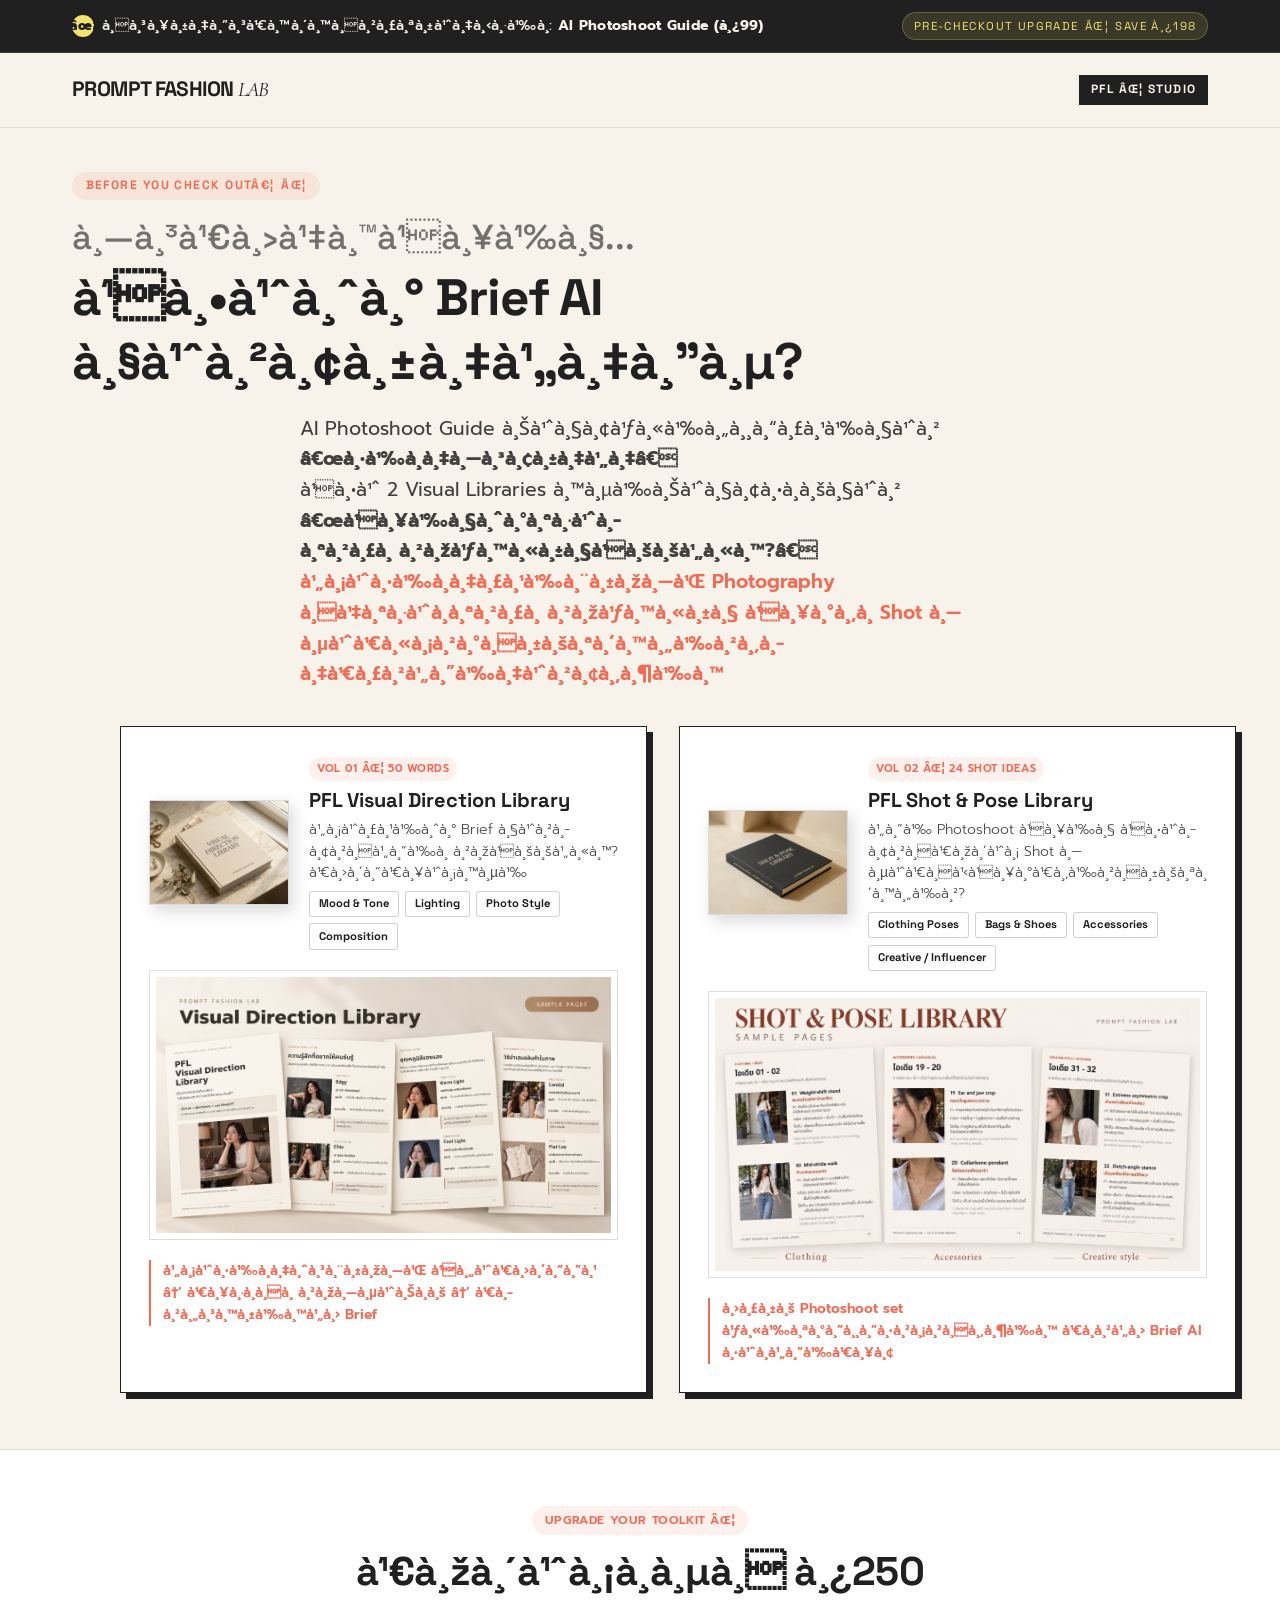
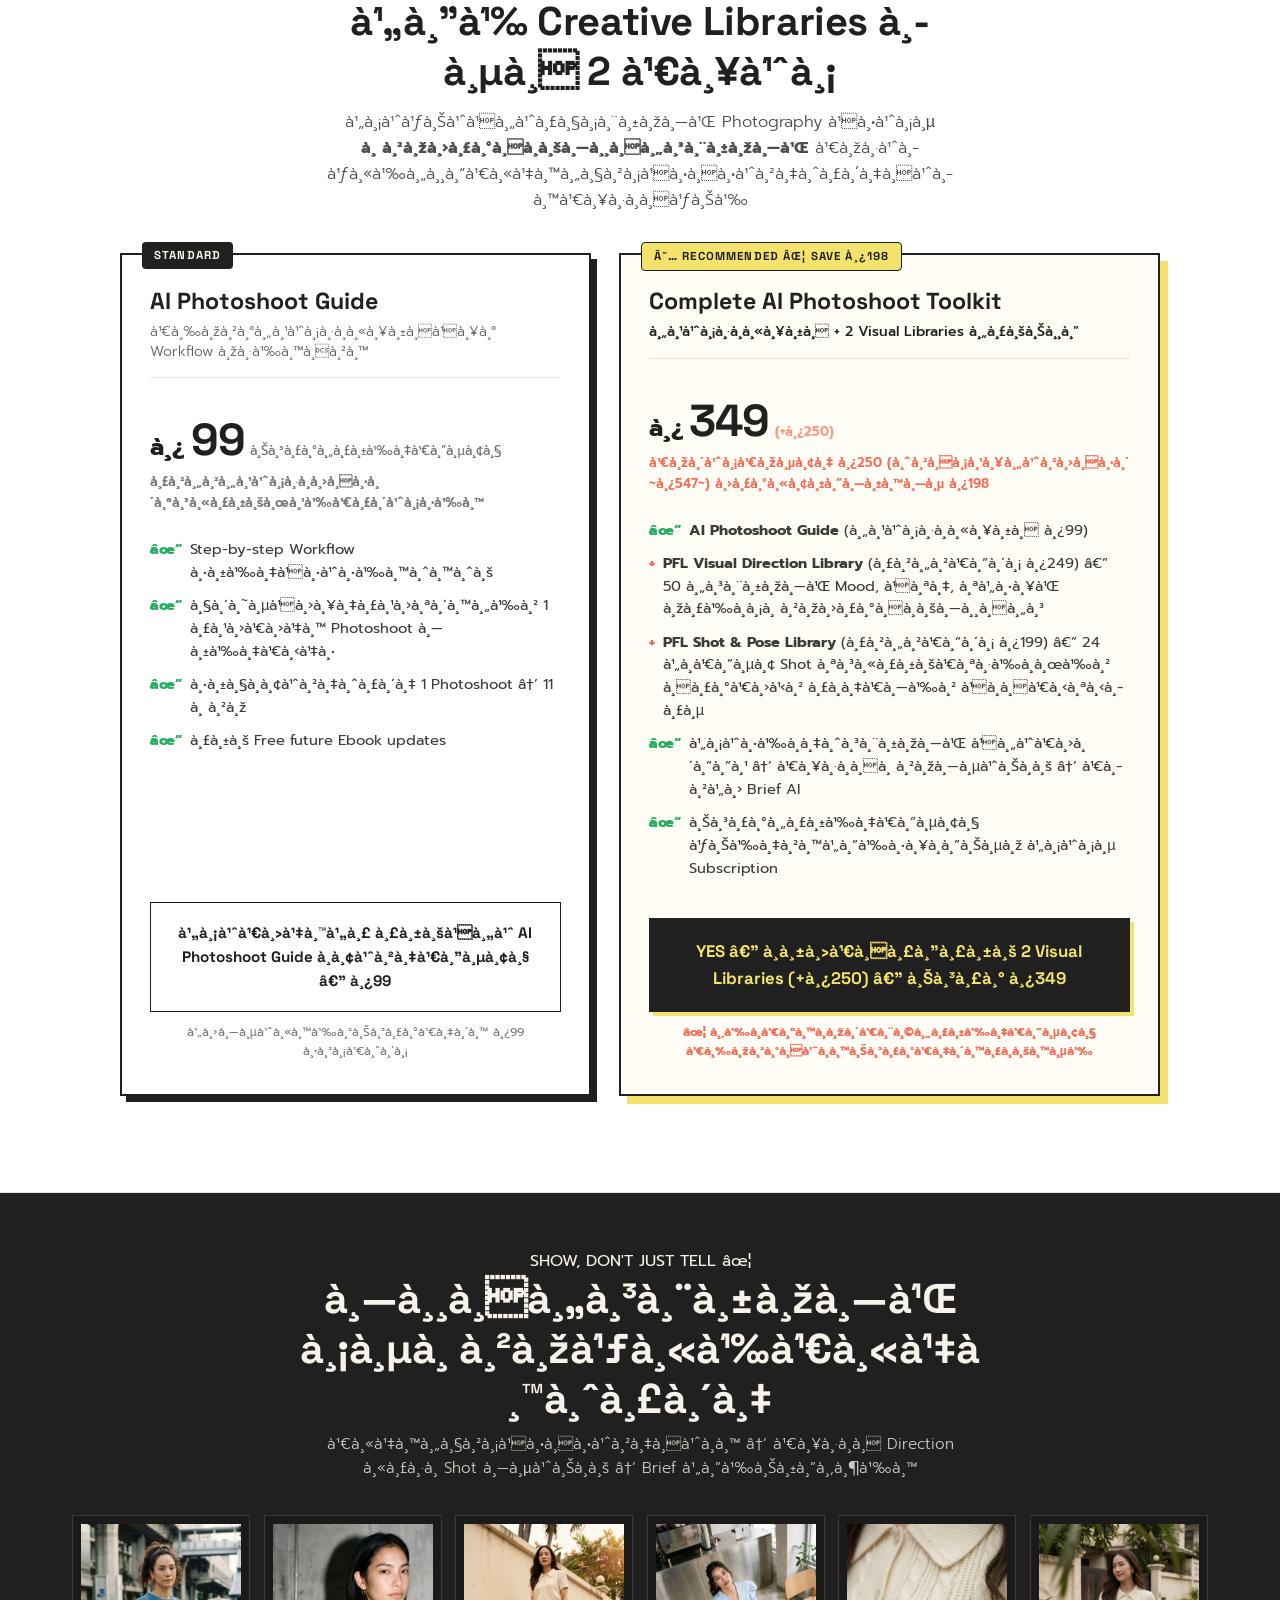
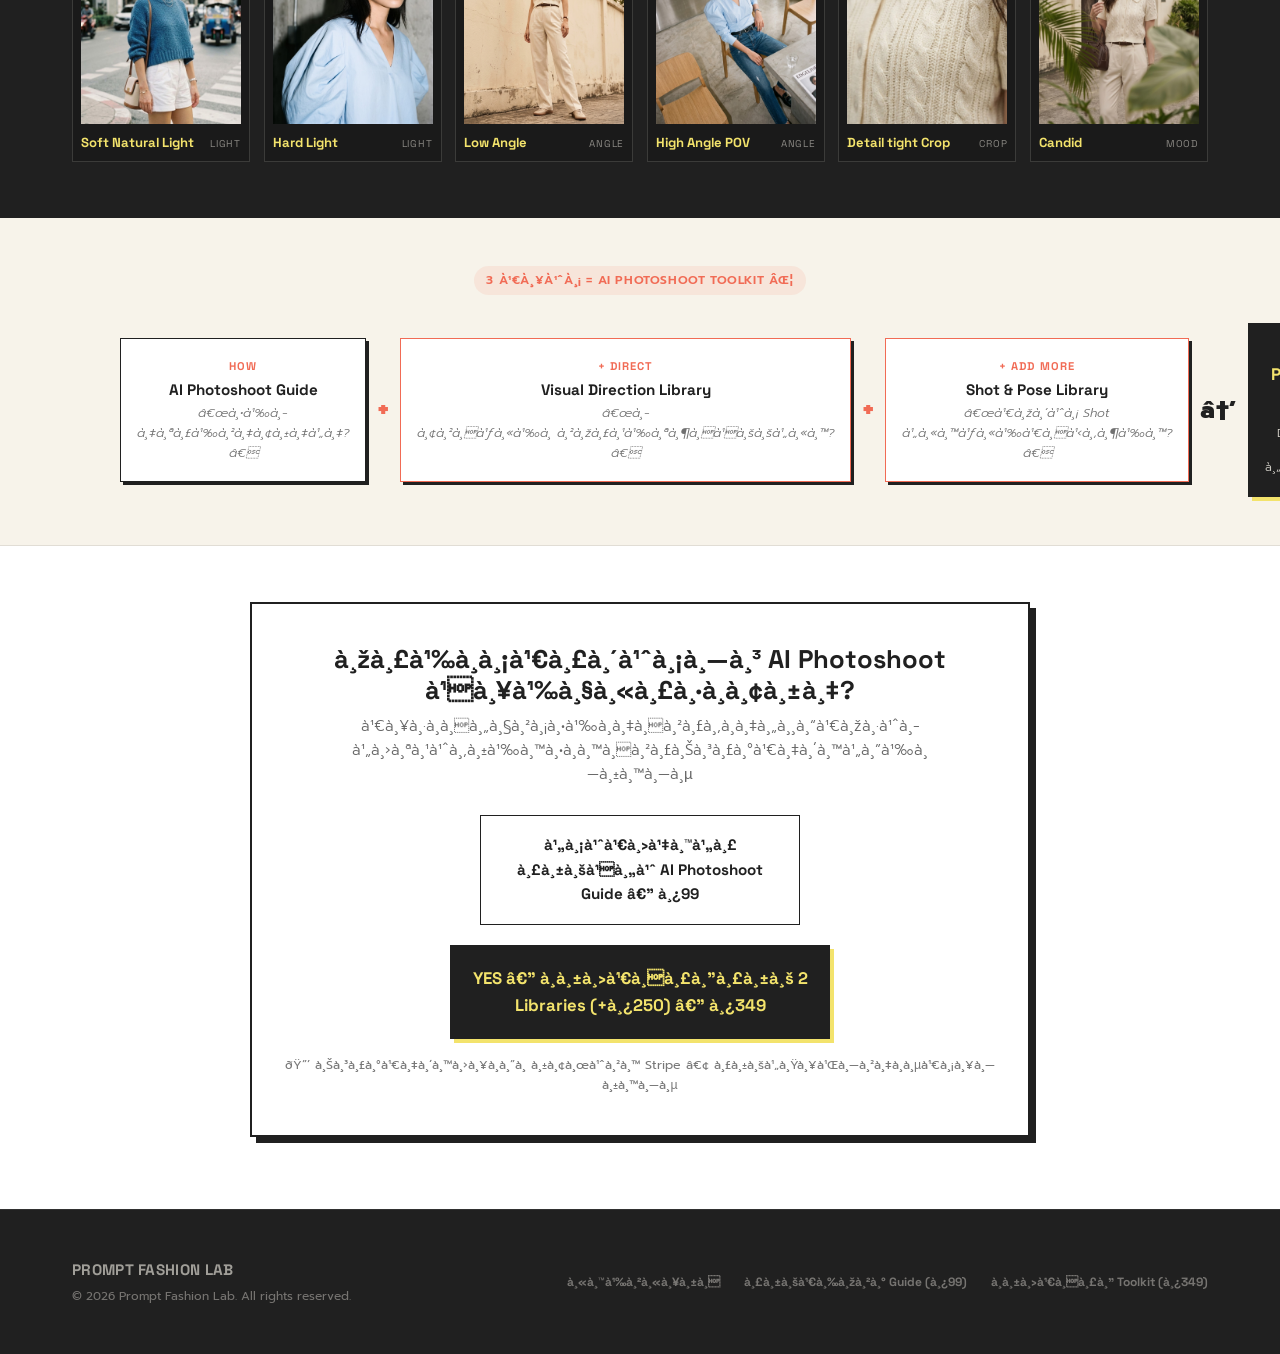
<file: toolkit.html>
<!DOCTYPE html>
<html lang="th">
<head>
  <!-- Google tag (gtag.js) -->
  <script async src="https://www.googletagmanager.com/gtag/js?id=G-DDGN5M6J9N"></script>
  <script>
    window.dataLayer = window.dataLayer || [];
    function gtag(){dataLayer.push(arguments);}
    gtag('js', new Date());
    gtag('config', 'G-DDGN5M6J9N');
  </script>

  <!-- Meta Pixel Code -->
  <script>
  !function(f,b,e,v,n,t,s)
  {if(f.fbq)return;n=f.fbq=function(){n.callMethod?
  n.callMethod.apply(n,arguments):n.queue.push(arguments)};
  if(!f._fbq)f._fbq=n;n.push=n;n.loaded=!0;n.version='2.0';
  n.queue=[];t=b.createElement(e);t.async=!0;
  t.src=v;s=b.getElementsByTagName(e)[0];
  s.parentNode.insertBefore(t,s)}(window, document,'script',
  'https://connect.facebook.net/en_US/fbevents.js');
  fbq('init', '1459724172740305');
  fbq('track', 'PageView');
  </script>
  <noscript><img height="1" width="1" style="display:none"
  src="https://www.facebook.com/tr?id=1459724172740305&ev=PageView&noscript=1"
  /></noscript>
  <!-- End Meta Pixel Code -->
  <meta charset="UTF-8">
  <meta name="viewport" content="width=device-width, initial-scale=1.0">
  <meta name="description" content="Pre-checkout Upgrade: Complete your AI Photoshoot Toolkit (+฿250) — Prompt Fashion Lab">
  <title>อัปเกรดชุด Toolkit ก่อนชำระเงิน (+฿250) | Prompt Fashion Lab</title>
  
  <!-- Base & Toolkit Style Sheets -->
  <link rel="stylesheet" href="styles.css">
  <link rel="stylesheet" href="toolkit.css">
</head>
<body>

  <!-- ==========================================
       TOP STATUS BAR: PRE-CHECKOUT UPGRADE NOTICE
       ========================================== -->
  <div class="upsell-status-bar">
    <div class="container upsell-status-content">
      <div class="upsell-status-badge">
        <span class="status-icon-cart">✦</span>
        <span>กำลังดำเนินการสั่งซื้อ: <strong>AI Photoshoot Guide (฿99)</strong></span>
      </div>
      <div class="upsell-step-indicator">
        <span>PRE-CHECKOUT UPGRADE</span> ✦ <span>SAVE ฿198</span>
      </div>
    </div>
  </div>

  <!-- ==========================================
       HEADER / NAVIGATION
       ========================================== -->
  <header>
    <div class="container header-container">
      <a href="index.html" class="logo">
        PROMPT FASHION <span>LAB</span>
      </a>
      <div class="brand-badge">PFL ✦ STUDIO</div>
    </div>
  </header>

  <!-- ==========================================
       HERO SECTION — IMMEDIATE CHOICE (ไม่ต้อง Scroll ไกล)
       ========================================== -->
  <section class="upsell-hero-section">
    <div class="container text-center">
      
      <div class="hero-eyebrow-tag reveal active">
        <span>BEFORE YOU CHECK OUT…</span> ✦
      </div>

      <h1 class="text-balance-thai hero-main-title reveal active">
        <span class="hero-title-lead">ทำเป็นแล้ว...</span>
        <span class="hero-title-main">แต่จะ Brief AI ว่ายังไงดี?</span>
      </h1>

      <p class="text-balance-thai hero-subtitle-transition reveal active">
        AI Photoshoot Guide ช่วยให้คุณรู้ว่า <strong>“ต้องทำยังไง”</strong><br>
        แต่ 2 Visual Libraries นี้ช่วยตอบว่า <strong>“แล้วจะสื่อสารภาพในหัวแบบไหน?”</strong><br>
        <span style="font-weight: 600; color: var(--color-coral);">ไม่ต้องรู้ศัพท์ Photography ก็สื่อสารภาพในหัว และขอ Shot ที่เหมาะกับสินค้าของเราได้ง่ายขึ้น</span>
      </p>

      <!-- 2 LIBRARIES SHOWCASE (VOL 01 & VOL 02) -->
      <div class="libraries-compact-grid reveal active" style="margin-top: 2.25rem;">
        
        <!-- Library 1: Visual Direction Library -->
        <div class="lib-compact-card">
          <div class="lib-card-top-preview">
            <div class="lib-compact-cover">
              <img src="images/visual_direction_cover.jpg" alt="PFL Visual Direction Library">
            </div>
            <div class="lib-compact-summary">
              <span class="tagline-badge" style="font-size: 0.68rem; padding: 0.2rem 0.5rem; margin-bottom: 0.4rem;">VOL 01 ✦ 50 WORDS</span>
              <h4>PFL Visual Direction Library</h4>
              <p>ไม่รู้จะ Brief ว่าอยากได้ภาพแบบไหน? เปิดเล่มนี้</p>
              <div class="lib-pills-row">
                <span class="lib-pill">Mood & Tone</span>
                <span class="lib-pill">Lighting</span>
                <span class="lib-pill">Photo Style</span>
                <span class="lib-pill">Composition</span>
              </div>
            </div>
          </div>

          <div class="lib-inside-strip">
            <img src="images/sample_visual_direction.jpg" alt="ตัวอย่างหน้าในเล่ม Visual Direction Library">
          </div>

          <div class="lib-card-takeaway text-balance-thai">
            ไม่ต้องจำศัพท์ แค่เปิดดู → เลือกภาพที่ชอบ → เอาคำนั้นไป Brief
          </div>
        </div>

        <!-- Library 2: Shot & Pose Library -->
        <div class="lib-compact-card">
          <div class="lib-card-top-preview">
            <div class="lib-compact-cover">
              <img src="images/shot_pose_cover.jpg" alt="PFL Shot & Pose Library">
            </div>
            <div class="lib-compact-summary">
              <span class="tagline-badge" style="font-size: 0.68rem; padding: 0.2rem 0.5rem; margin-bottom: 0.4rem;">VOL 02 ✦ 24 SHOT IDEAS</span>
              <h4>PFL Shot & Pose Library</h4>
              <p>ได้ Photoshoot แล้ว แต่อยากเพิ่ม Shot ที่เก๋และเข้ากับสินค้า?</p>
              <div class="lib-pills-row">
                <span class="lib-pill">Clothing Poses</span>
                <span class="lib-pill">Bags & Shoes</span>
                <span class="lib-pill">Accessories</span>
                <span class="lib-pill">Creative / Influencer</span>
              </div>
            </div>
          </div>

          <div class="lib-inside-strip">
            <img src="images/sample_shot_pose.png" alt="ตัวอย่างหน้าในเล่ม Shot & Pose Library">
          </div>

          <div class="lib-card-takeaway text-balance-thai">
            ปรับ Photoshoot set ให้สะดุดตามากขึ้น เอาไป Brief AI ต่อได้เลย
          </div>
        </div>

      </div>

    </div>
  </section>

  <!-- ==========================================
       SECTION 2: UPGRADE OFFER & DECISION CARDS
       ========================================== -->
  <section class="section-compact-libraries">
    <div class="container">
      
      <div class="compact-header reveal">
        <span class="tagline-badge" style="margin-bottom: 0.75rem;">UPGRADE YOUR TOOLKIT ✦</span>
        <h2 class="text-balance-thai">เพิ่มอีก ฿250 ได้ Creative Libraries อีก 2 เล่ม</h2>
        <p class="text-balance-thai">
          ไม่ใช่แค่รวมศัพท์ Photography แต่มี <strong>ภาพประกอบทุกคำศัพท์</strong> เพื่อให้คุณเห็นความแตกต่างจริงก่อนเลือกใช้
        </p>
      </div>

      <!-- PRE-CHECKOUT DECISION CARDS (STANDARD VS RECOMMENDED) -->
      <div class="precheckout-decision-wrapper reveal active">
        <div class="choice-grid-two-col">
          
          <!-- OPTION A: STANDARD GUIDE ONLY (฿99) -->
          <div class="choice-card">
            <span class="card-badge-top badge-standard">STANDARD</span>
            
            <div class="choice-header">
              <h3>AI Photoshoot Guide</h3>
              <p>เฉพาะคู่มือหลักและ Workflow พื้นฐาน</p>
            </div>

            <div class="choice-pricing-row">
              <div class="price-main-display">
                <span class="curr">฿</span>
                <span class="amount">99</span>
                <span class="period">ชำระครั้งเดียว</span>
              </div>
              <div class="price-sub-note" style="color: rgba(32,32,32,0.6);">
                ราคาคู่มือปกติสำหรับผู้เริ่มต้น
              </div>
            </div>

            <ul class="choice-feature-list">
              <li>
                <span class="f-check">✓</span>
                <span>Step-by-step Workflow ตั้งแต่ต้นจนจบ</span>
              </li>
              <li>
                <span class="f-check">✓</span>
                <span>วิธีแปลงรูปสินค้า 1 รูปเป็น Photoshoot ทั้งเซ็ต</span>
              </li>
              <li>
                <span class="f-check">✓</span>
                <span>ตัวอย่างจริง 1 Photoshoot → 11 ภาพ</span>
              </li>
              <li>
                <span class="f-check">✓</span>
                <span>รับ Free future Ebook updates</span>
              </li>
            </ul>

            <div>
              <a href="https://buy.stripe.com/4gMfZhbAt0z7f735NtcIE05" class="btn-choice-standard" onclick="trackUpsellEvent('choose_guide_only_hero')">
                ไม่เป็นไร รับแค่ AI Photoshoot Guide อย่างเดียว — ฿99
              </a>
              <div class="btn-subtext">ไปที่หน้าชำระเงิน ฿99 ตามเดิม</div>
            </div>
          </div>

          <!-- OPTION B: RECOMMENDED UPGRADE BUNDLE (+฿250 -> ฿349) -->
          <div class="choice-card card-recommended">
            <span class="card-badge-top badge-upgrade">★ RECOMMENDED ✦ SAVE ฿198</span>
            
            <div class="choice-header">
              <h3 style="color: var(--color-black);">Complete AI Photoshoot Toolkit</h3>
              <p style="color: var(--color-black); font-weight: 500;">คู่มือหลัก + 2 Visual Libraries ครบชุด</p>
            </div>

            <div class="choice-pricing-row">
              <div class="price-main-display">
                <span class="curr">฿</span>
                <span class="amount">349</span>
                <span class="period" style="font-weight: 700; color: var(--color-coral);">(+฿250)</span>
              </div>
              <div class="price-sub-note">
                เพิ่มเพียง ฿250 (จากมูลค่าปกติ ~฿547~) ประหยัดทันที ฿198
              </div>
            </div>

            <ul class="choice-feature-list">
              <li>
                <span class="f-check">✓</span>
                <span><strong>AI Photoshoot Guide</strong> (คู่มือหลัก ฿99)</span>
              </li>
              <li>
                <span class="f-plus">+</span>
                <span><strong>PFL Visual Direction Library</strong> (ราคาเดิม ฿249) — 50 คำศัพท์ Mood, แสง, สไตล์ พร้อมภาพประกอบทุกคำ</span>
              </li>
              <li>
                <span class="f-plus">+</span>
                <span><strong>PFL Shot & Pose Library</strong> (ราคาเดิม ฿199) — 24 ไอเดีย Shot สำหรับเสื้อผ้า กระเป๋า รองเท้า แอกเซสซอรี</span>
              </li>
              <li>
                <span class="f-check">✓</span>
                <span>ไม่ต้องจำศัพท์ แค่เปิดดู → เลือกภาพที่ชอบ → เอาไป Brief AI</span>
              </li>
              <li>
                <span class="f-check">✓</span>
                <span>ชำระครั้งเดียว ใช้งานได้ตลอดชีพ ไม่มี Subscription</span>
              </li>
            </ul>

            <div>
              <a href="https://buy.stripe.com/5kQ9ATgUN2Hf3olgs7cIE06" class="btn-choice-upgrade" onclick="trackUpsellEvent('choose_upgrade_bundle_hero')">
                YES — อัปเกรดรับ 2 Visual Libraries (+฿250) — ชำระ ฿349
              </a>
              <div class="btn-subtext" style="color: var(--color-coral); font-weight: 700;">
                ✦ ข้อเสนอพิเศษครั้งเดียว เฉพาะก่อนชำระเงินรอบนี้
              </div>
            </div>
          </div>

        </div>
      </div>

    </div>
  </section>

  <!-- ==========================================
       SHOW, DON’T JUST TELL (6 VISUAL SAMPLES STRIP)
       ========================================== -->
  <section class="section-visual-compact">
    <div class="container">
      
      <div class="visual-compact-header reveal">
        <span class="eyebrow-yellow">SHOW, DON'T JUST TELL ✦</span>
        <h2 class="text-balance-thai">ทุกคำศัพท์ มีภาพให้เห็นจริง</h2>
        <p class="text-balance-thai">
          เห็นความแตกต่างก่อน → เลือก Direction หรือ Shot ที่ชอบ → Brief ได้ชัดขึ้น
        </p>
      </div>

      <div class="visual-swipe-hint">↔ เลื่อนดูตัวอย่างภาพถ่ายทั้ง 6 สไตล์</div>

      <!-- 6 Proof Cards Strip -->
      <div class="visual-proof-gallery reveal">
        <div class="proof-card">
          <div class="proof-card-image"><img src="images/hero_knit_01.jpg" alt="Soft Natural Light"></div>
          <div class="proof-card-info">
            <div class="proof-title">Soft Natural Light</div>
            <div class="proof-tag">LIGHT</div>
          </div>
        </div>

        <div class="proof-card">
          <div class="proof-card-image"><img src="images/proof_hard_light.jpg" alt="Hard Light"></div>
          <div class="proof-card-info">
            <div class="proof-title">Hard Light</div>
            <div class="proof-tag">LIGHT</div>
          </div>
        </div>

        <div class="proof-card">
          <div class="proof-card-image"><img src="images/proof_knit_angle.jpg" alt="Low Angle"></div>
          <div class="proof-card-info">
            <div class="proof-title">Low Angle</div>
            <div class="proof-tag">ANGLE</div>
          </div>
        </div>

        <div class="proof-card">
          <div class="proof-card-image"><img src="images/proof_high_angle_pov.jpg" alt="High Angle POV"></div>
          <div class="proof-card-info">
            <div class="proof-title">High Angle POV</div>
            <div class="proof-tag">ANGLE</div>
          </div>
        </div>

        <div class="proof-card">
          <div class="proof-card-image"><img src="images/proof_knit_detail.jpg" alt="Detail tight Crop"></div>
          <div class="proof-card-info">
            <div class="proof-title">Detail tight Crop</div>
            <div class="proof-tag">CROP</div>
          </div>
        </div>

        <div class="proof-card">
          <div class="proof-card-image"><img src="images/proof_knit_candid.jpg" alt="Candid Expression"></div>
          <div class="proof-card-info">
            <div class="proof-title">Candid</div>
            <div class="proof-tag">MOOD</div>
          </div>
        </div>
      </div>

    </div>
  </section>

  <!-- ==========================================
       HOW 3 BOOKS WORK TOGETHER (COMPACT FLOW)
       ========================================== -->
  <section class="section-synergy-compact">
    <div class="container">
      <div style="text-align: center; margin-bottom: 1.75rem;">
        <span class="tagline-badge">3 เล่ม = AI PHOTOSHOOT TOOLKIT ✦</span>
      </div>

      <div class="synergy-compact-flow reveal">
        <div class="flow-mini-box">
          <span class="role-label">HOW</span>
          <h5>AI Photoshoot Guide</h5>
          <p>“ต้องสร้างยังไง?”</p>
        </div>

        <div class="flow-mini-plus">+</div>

        <div class="flow-mini-box" style="border-color: var(--color-coral);">
          <span class="role-label">+ DIRECT</span>
          <h5>Visual Direction Library</h5>
          <p>“อยากให้ภาพรู้สึกแบบไหน?”</p>
        </div>

        <div class="flow-mini-plus">+</div>

        <div class="flow-mini-box" style="border-color: var(--color-coral);">
          <span class="role-label">+ ADD MORE</span>
          <h5>Shot & Pose Library</h5>
          <p>“เพิ่ม Shot ไหนให้เก๋ขึ้น?”</p>
        </div>

        <div class="flow-mini-arrow">→</div>

        <div class="flow-mini-result">
          <h5>YOUR PHOTOSHOOT SET</h5>
          <p>Workflow + Direction + Shot Inspiration ครบวงจร</p>
        </div>
      </div>
    </div>
  </section>

  <!-- ==========================================
       BOTTOM RECONFIRMATION (ตัดสินใจได้ทันที)
       ========================================== -->
  <section class="section-bottom-decision">
    <div class="container">
      <div class="bottom-decision-box reveal">
        <h3 class="text-balance-thai" style="font-size: 1.6rem; font-weight: 800; margin-bottom: 0.5rem;">
          พร้อมเริ่มทำ AI Photoshoot แล้วหรือยัง?
        </h3>
        <p class="text-balance-thai" style="font-size: 0.95rem; opacity: 0.8; max-width: 580px; margin: 0 auto;">
          เลือกความต้องการของคุณเพื่อไปสู่ขั้นตอนการชำระเงินได้ทันที
        </p>

        <div class="bottom-decision-buttons">
          <a href="https://buy.stripe.com/4gMfZhbAt0z7f735NtcIE05" class="btn-choice-standard" style="max-width: 320px;" onclick="trackUpsellEvent('choose_guide_only_bottom')">
            ไม่เป็นไร รับแค่ AI Photoshoot Guide — ฿99
          </a>

          <a href="https://buy.stripe.com/5kQ9ATgUN2Hf3olgs7cIE06" class="btn-choice-upgrade" style="max-width: 380px;" onclick="trackUpsellEvent('choose_upgrade_bundle_bottom')">
            YES — อัปเกรดรับ 2 Libraries (+฿250) — ฿349
          </a>
        </div>
        <div style="font-size: 0.78rem; opacity: 0.6; margin-top: 1rem;">
          🔒 ชำระเงินปลอดภัยผ่าน Stripe • รับไฟล์ทางอีเมลทันที
        </div>
      </div>
    </div>
  </section>

  <!-- ==========================================
       FOOTER
       ========================================== -->
  <footer>
    <div class="container footer-container">
      <div class="footer-copy">
        <span class="footer-brand">PROMPT FASHION LAB</span>
        <span>&copy; 2026 Prompt Fashion Lab. All rights reserved.</span>
      </div>
      <div class="footer-links">
        <a href="index.html">หน้าหลัก</a>
        <a href="https://buy.stripe.com/4gMfZhbAt0z7f735NtcIE05">รับเฉพาะ Guide (฿99)</a>
        <a href="https://buy.stripe.com/5kQ9ATgUN2Hf3olgs7cIE06">อัปเกรด Toolkit (฿349)</a>
      </div>
    </div>
  </footer>

  <!-- ==========================================
       MOBILE STICKY DECISION BAR
       แถบตัวเลือกติดล่างจอมือถือ กดได้ทันทีไม่ต้อง Scroll
       ========================================== -->
  <div class="mobile-sticky-decision-bar">
    <a href="https://buy.stripe.com/4gMfZhbAt0z7f735NtcIE05" class="sticky-choice-btn-standard" onclick="trackUpsellEvent('mobile_sticky_guide_only')">
      รับแค่ Guide ฿99
    </a>
    <a href="https://buy.stripe.com/5kQ9ATgUN2Hf3olgs7cIE06" class="sticky-choice-btn-upgrade" onclick="trackUpsellEvent('mobile_sticky_upgrade_bundle')">
      ✦ อัปเกรด +฿250 (฿349)
    </a>
  </div>

  <!-- JavaScript -->
  <script src="toolkit.js"></script>
</body>
</html>
</file>
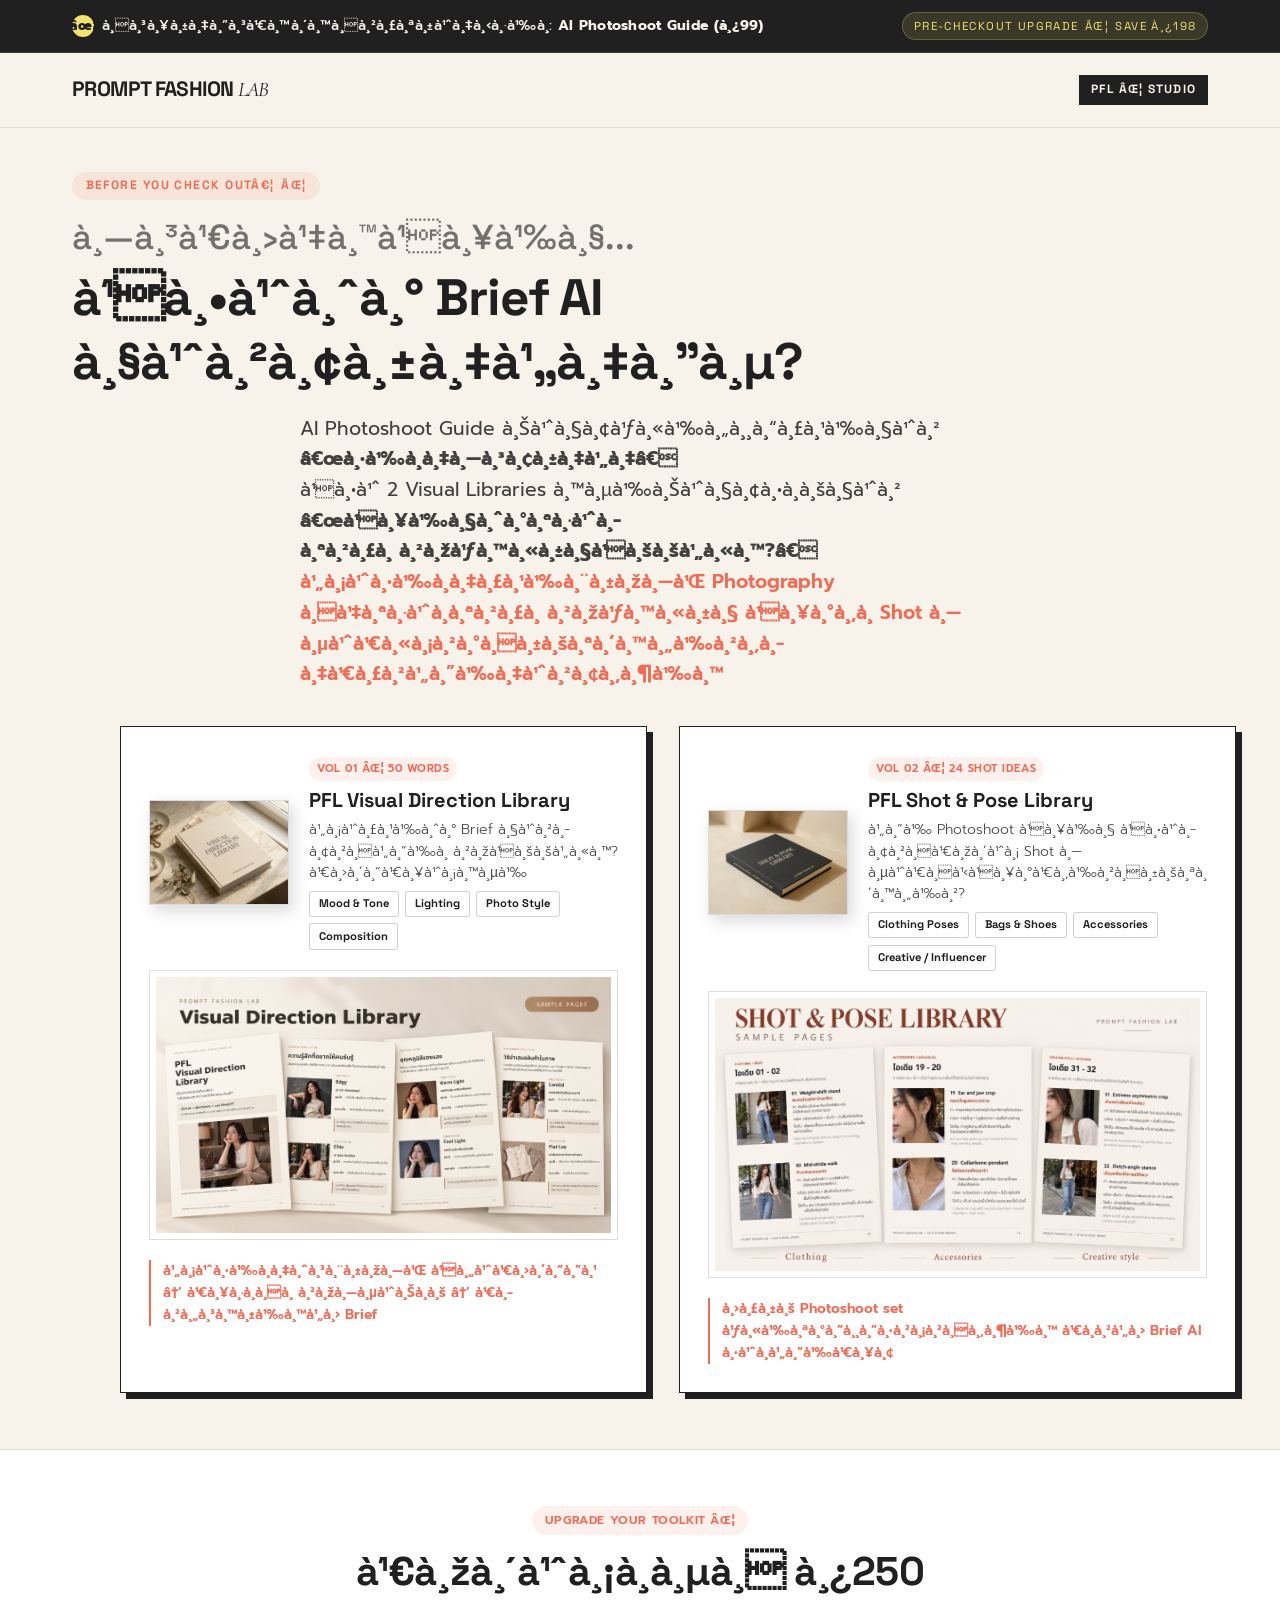
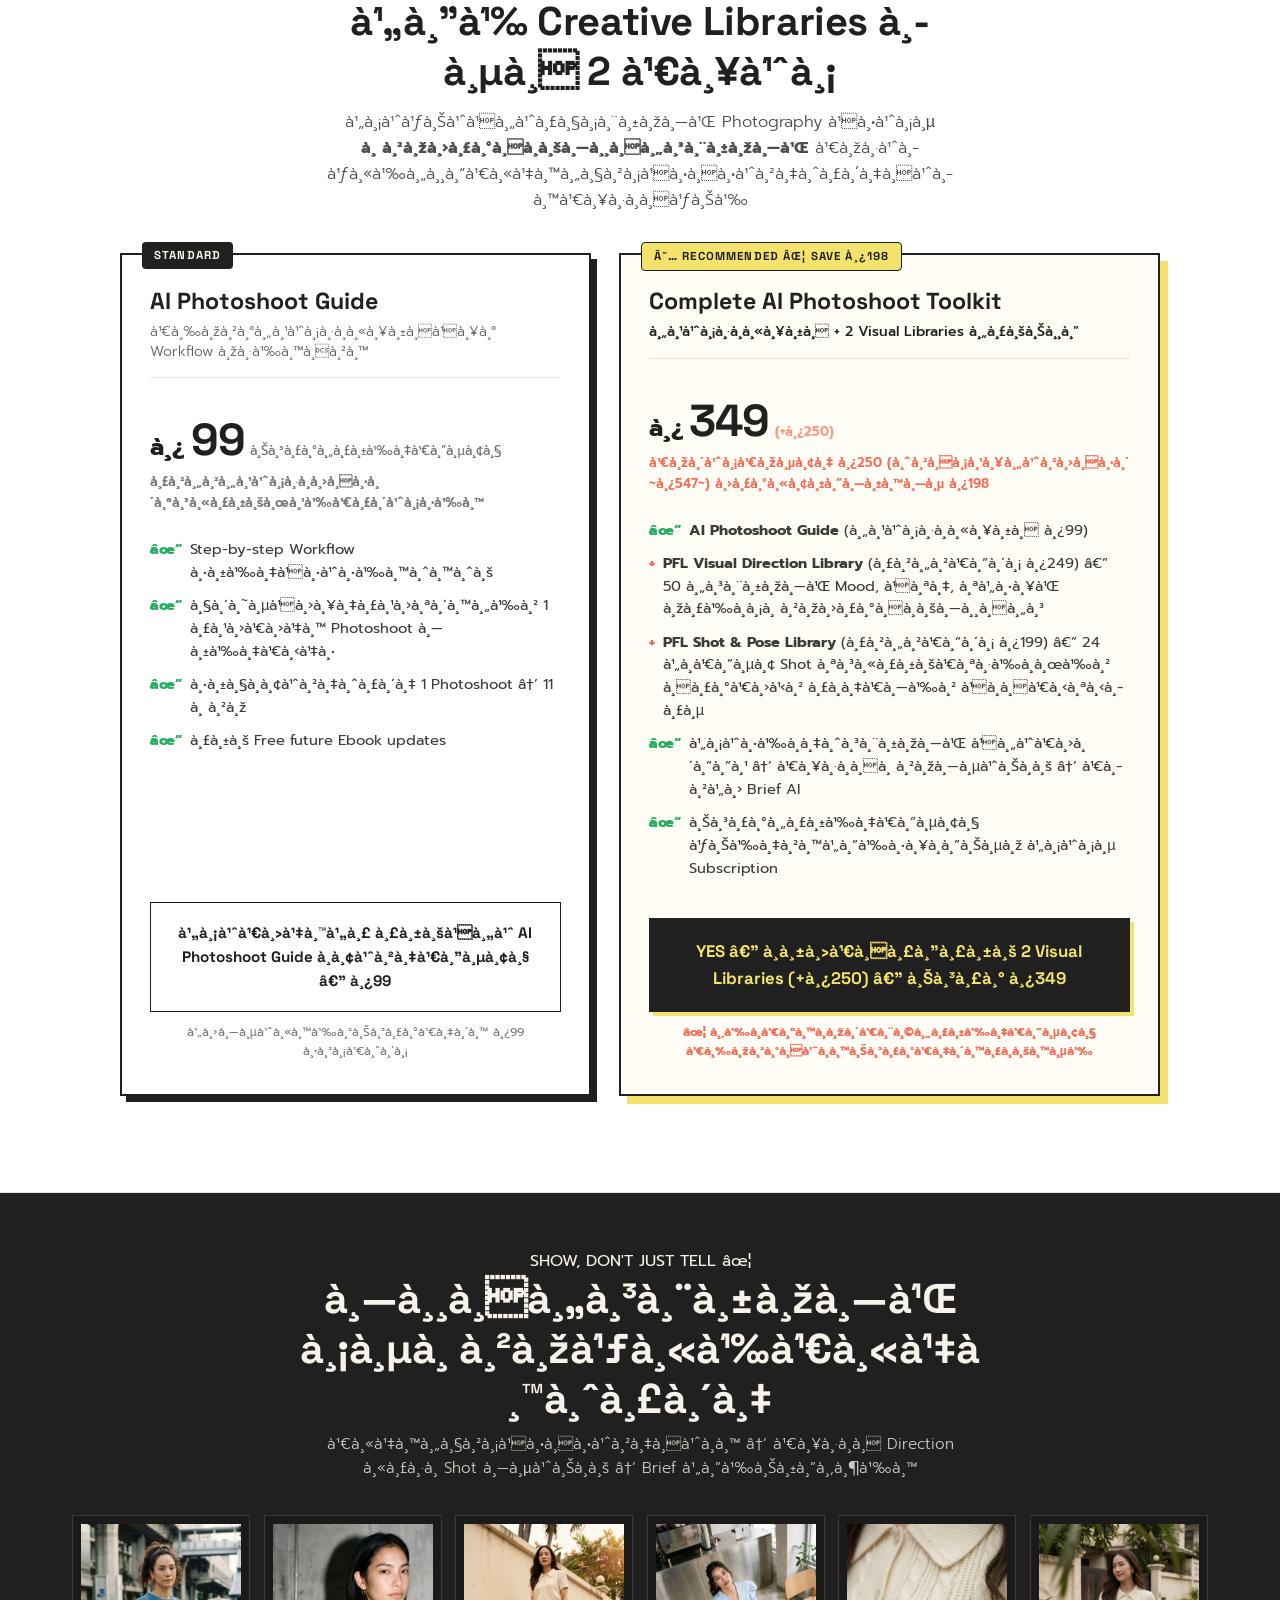
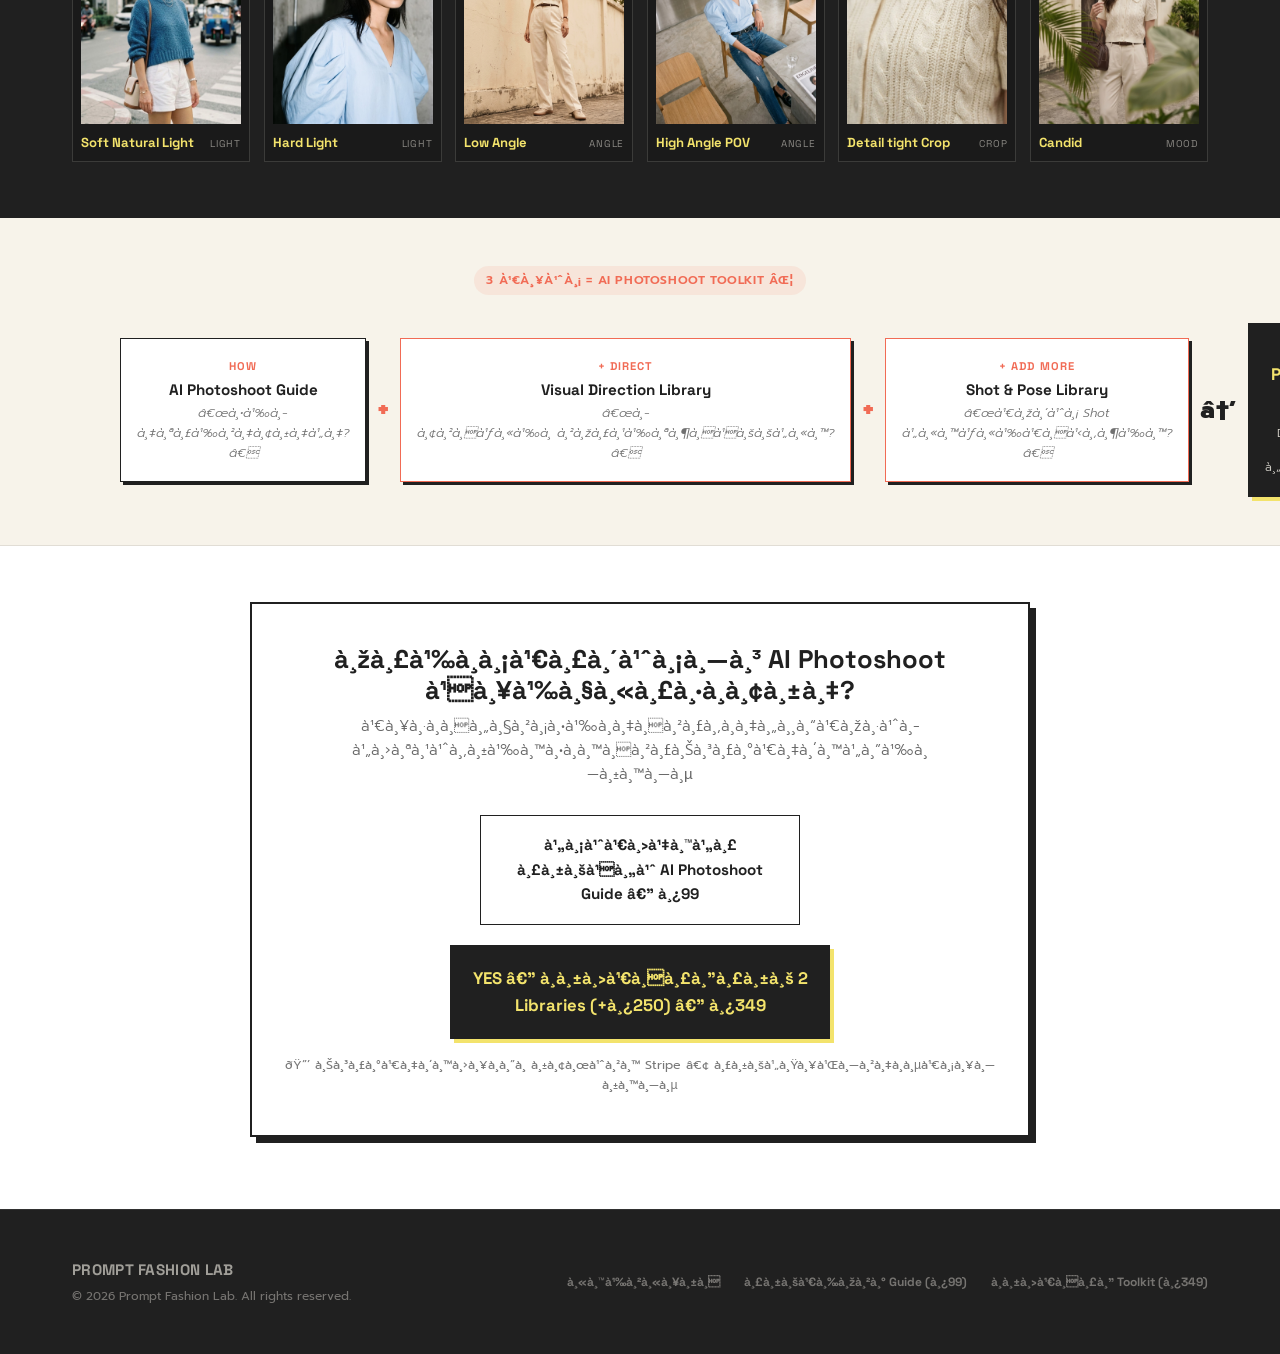
<file: upsell.html>
<!DOCTYPE html>
<html lang="th">
<head>
  <meta charset="UTF-8">
  <meta http-equiv="refresh" content="0; url=toolkit.html">
  <link rel="canonical" href="toolkit.html">
  <title>Redirecting to Toolkit...</title>
  <!-- Meta Pixel Code -->
  <script>
  !function(f,b,e,v,n,t,s)
  {if(f.fbq)return;n=f.fbq=function(){n.callMethod?
  n.callMethod.apply(n,arguments):n.queue.push(arguments)};
  if(!f._fbq)f._fbq=n;n.push=n;n.loaded=!0;n.version='2.0';
  n.queue=[];t=b.createElement(e);t.async=!0;
  t.src=v;s=b.getElementsByTagName(e)[0];
  s.parentNode.insertBefore(t,s)}(window, document,'script',
  'https://connect.facebook.net/en_US/fbevents.js');
  fbq('init', '1459724172740305');
  fbq('track', 'PageView');
  </script>
  <noscript><img height="1" width="1" style="display:none"
  src="https://www.facebook.com/tr?id=1459724172740305&ev=PageView&noscript=1"
  /></noscript>
  <!-- End Meta Pixel Code -->
  <script>
    window.location.replace("toolkit.html");
  </script>
</head>
<body>
  <p>กำลังพาคุณไปที่หน้า Toolkit... หากไม่เปลี่ยนหน้าอัตโนมัติ <a href="toolkit.html">คลิกที่นี่</a></p>
</body>
</html>
</file>
<file: styles.css>
/* ==========================================================================
   PROMPT FASHION LAB (PFL) - DESIGN SYSTEM & LAYOUTS
   Style Guide: Fashion Editorial × Creative Studio × Playful
   ========================================================================== */

/* Google Fonts Import */
@import url('https://fonts.googleapis.com/css2?family=Caveat:wght@600;700&family=Cormorant+Garamond:ital,wght@1,400;1,600;1,700&family=Prompt:ital,wght@0,300;0,400;0,500;0,600;0,700;1,300;1,400;1,500;1,600;1,700&family=Space+Grotesk:wght@500;700;800&display=swap');

:root {
  /* Color Palette */
  --color-ivory: #F7F3EA;       /* Neutral Base (65-70%) */
  --color-black: #202020;       /* Neutral Dark */
  --color-black-rgb: 32, 32, 32;
  --color-yellow: #F3E36C;      /* Accent (15-20%) */
  --color-coral: #F16B55;       /* Accent Coral (10-15%) */
  --color-blue: #AFCDE5;        /* Accent Blue */
  --color-white: #FFFFFF;
  
  /* Fonts */
  --font-grotesk: 'Space Grotesk', 'Prompt', sans-serif;
  --font-serif: 'Cormorant Garamond', 'Prompt', serif;
  --font-thai: 'Prompt', sans-serif;
  --font-hand: 'Caveat', cursive;

  /* Transitions */
  --transition-smooth: all 0.4s cubic-bezier(0.16, 1, 0.3, 1);
  --transition-fast: all 0.2s ease-out;
}

/* Reset & Base Styles */
*, *::before, *::after {
  box-sizing: border-box;
  margin: 0;
  padding: 0;
}

html {
  scroll-behavior: smooth;
  -webkit-text-size-adjust: 100%;
}

body {
  background-color: var(--color-ivory);
  color: var(--color-black);
  font-family: var(--font-thai);
  font-weight: 400;
  line-height: 1.6;
  overflow-x: hidden;
}

/* Typography Utilities */
h1, h2, h3, h4, h5, h6 {
  font-family: var(--font-grotesk);
  font-weight: 700;
  line-height: 1.2;
}

h1 {
  font-size: clamp(2rem, 5vw, 3rem);
  font-weight: 800;
  letter-spacing: -0.02em;
}

h2 {
  font-size: clamp(1.8rem, 4.5vw, 2.5rem);
  font-weight: 800;
  letter-spacing: -0.01em;
}

p {
  font-size: 1.05rem;
  font-weight: 300;
  color: rgba(32, 32, 32, 0.85);
}

.text-balance-thai {
  word-break: keep-all;
  overflow-wrap: break-word;
}

.italic-serif {
  font-family: var(--font-serif);
  font-style: italic;
  font-weight: 600;
  letter-spacing: -0.01em;
}

.handwritten {
  font-family: var(--font-hand);
  font-size: 1.6rem;
  color: var(--color-coral);
  transform: rotate(-3deg);
  display: inline-block;
}

/* Selection */
::selection {
  background-color: var(--color-yellow);
  color: var(--color-black);
}

/* Layout Utilities */
.container {
  max-width: 1200px;
  margin: 0 auto;
  padding: 0 2rem;
  position: relative;
}

@media (max-width: 768px) {
  .container {
    padding: 0 1.25rem;
  }
}

.section-padding {
  padding: 6rem 0;
}

@media (max-width: 768px) {
  .section-padding {
    padding: 4rem 0;
  }
}

/* Dark Background Sections */
.section-dark {
  background-color: var(--color-black);
  color: var(--color-ivory);
  position: relative;
}

.section-dark h2, .section-dark h3, .section-dark h4 {
  color: var(--color-ivory);
}

.section-dark p {
  color: rgba(247, 243, 234, 0.85);
}

/* Yellow Background Sections */
.section-yellow {
  background-color: var(--color-yellow);
  color: var(--color-black);
  position: relative;
}

/* Header & Nav */
header {
  border-bottom: 1px solid rgba(32, 32, 32, 0.1);
  background-color: var(--color-ivory);
  padding: 1.25rem 0;
  z-index: 10;
  position: relative;
}

.header-container {
  display: flex;
  justify-content: space-between;
  align-items: center;
}

.logo {
  font-family: var(--font-grotesk);
  font-weight: 800;
  font-size: 1.3rem;
  letter-spacing: -0.03em;
  text-decoration: none;
  color: var(--color-black);
}

.logo span {
  font-family: var(--font-serif);
  font-style: italic;
  font-weight: 400;
}

.brand-badge {
  font-family: var(--font-grotesk);
  font-size: 0.75rem;
  font-weight: 700;
  background-color: var(--color-black);
  color: var(--color-ivory);
  padding: 0.35rem 0.75rem;
  text-transform: uppercase;
  letter-spacing: 0.1em;
}

.tagline-badge {
  background-color: rgba(241, 107, 85, 0.1);
  color: var(--color-coral);
  font-size: 0.75rem;
  font-weight: 600;
  text-transform: uppercase;
  padding: 0.3rem 0.8rem;
  border-radius: 50px;
  letter-spacing: 0.05em;
  display: inline-block;
}

/* Buttons */
.btn {
  display: inline-flex;
  align-items: center;
  justify-content: center;
  padding: 1.1rem 2.2rem;
  font-family: var(--font-grotesk);
  font-weight: 700;
  font-size: 1.05rem;
  text-decoration: none;
  border-radius: 0;
  border: 2px solid var(--color-black);
  cursor: pointer;
  position: relative;
  transition: var(--transition-smooth);
  background-color: transparent;
  color: var(--color-black);
  text-align: center;
  width: 100%;
}

.btn-black {
  background-color: var(--color-black);
  color: var(--color-ivory);
}

.btn-black:hover {
  background-color: var(--color-yellow);
  color: var(--color-black);
  transform: translateY(-3px) rotate(-0.5deg);
  box-shadow: 0 6px 0 var(--color-black);
}

.btn-yellow {
  background-color: var(--color-yellow);
  color: var(--color-black);
}

.btn-yellow:hover {
  background-color: var(--color-black);
  color: var(--color-ivory);
  transform: translateY(-3px) rotate(0.5deg);
  box-shadow: 0 6px 0 var(--color-coral);
}

.btn-outline {
  background-color: transparent;
  color: var(--color-black);
}

.btn-outline:hover {
  background-color: var(--color-black);
  color: var(--color-ivory);
  transform: translateY(-2px);
}

/* Scroll Animations */
.reveal {
  opacity: 0;
  transform: translateY(20px);
  transition: opacity 0.8s cubic-bezier(0.16, 1, 0.3, 1), transform 0.8s cubic-bezier(0.16, 1, 0.3, 1);
}

.reveal.active {
  opacity: 1;
  transform: translateY(0);
}

/* ==========================================================================
   SECTION 1 — HERO
   ========================================================================== */
.hero-grid {
  display: grid;
  grid-template-columns: 1fr;
  gap: 3rem;
  align-items: start;
}

@media (min-width: 992px) {
  .hero-grid {
    grid-template-columns: 4.5fr 7.5fr;
    gap: 4rem;
    align-items: center;
  }
}

.hero-content {
  display: flex;
  flex-direction: column;
  gap: 1.5rem;
}

.hero-tagline {
  font-family: var(--font-grotesk);
  font-size: 0.8rem;
  font-weight: 700;
  letter-spacing: 0.1em;
  color: var(--color-coral);
  display: flex;
  align-items: center;
  gap: 0.5rem;
}

.hero-title {
  font-size: clamp(2rem, 5vw, 2.75rem);
  line-height: 1.2;
}

.hero-desc {
  font-size: 1.05rem;
  opacity: 0.85;
}

.hero-bullet-list {
  list-style: none;
  display: flex;
  flex-direction: column;
  gap: 0.65rem;
}

.hero-bullet-list li {
  font-size: 1.05rem;
  color: rgba(32, 32, 32, 0.9);
  display: flex;
  align-items: flex-start;
  gap: 0.6rem;
  line-height: 1.5;
}

.hero-bullet-list li::before {
  content: "✦";
  color: var(--color-coral);
  font-size: 0.8rem;
  margin-top: 0.2rem;
  flex-shrink: 0;
}

.hero-benefits-grid {
  display: grid;
  grid-template-columns: 1fr;
  gap: 1.25rem;
  margin: 1rem 0;
}

@media (min-width: 576px) {
  .hero-benefits-grid {
    grid-template-columns: repeat(3, 1fr);
  }
}

.hero-benefit-item {
  border-left: 2px solid var(--color-coral);
  padding-left: 0.75rem;
}

.hero-benefit-item h4 {
  font-size: 0.85rem;
  font-weight: 800;
  letter-spacing: 0.05em;
  color: var(--color-black);
  margin-bottom: 0.25rem;
}

.hero-benefit-item p {
  font-size: 0.85rem;
  opacity: 0.7;
  line-height: 1.4;
}

.hero-cta-wrap {
  display: flex;
  flex-direction: column;
  gap: 0.5rem;
  max-width: 400px;
}

.hero-price-anchor {
  font-size: 0.85rem;
  opacity: 0.6;
  text-align: center;
}

.hero-price-anchor span {
  text-decoration: line-through;
  margin-right: 0.5rem;
}

.hero-price-anchor strong {
  color: var(--color-coral);
  font-weight: 700;
}

/* Hero Visual Composition */
.hero-visual {
  display: flex;
  flex-direction: column;
  gap: 1.5rem;
  background-color: var(--color-white);
  border: 2px solid var(--color-black);
  padding: 1.25rem;
  box-shadow: 6px 6px 0 var(--color-black);
}

@media (min-width: 768px) {
  .hero-visual {
    padding: 1.75rem;
    gap: 1.75rem;
  }
}

/* Horizontal Brief Bar */
.brief-horizontal {
  background-color: var(--color-ivory);
  border: 1px dashed rgba(32, 32, 32, 0.3);
  padding: 1rem 1.25rem;
  display: flex;
  flex-direction: column;
  gap: 0.75rem;
}

.brief-horizontal-top {
  display: flex;
  justify-content: space-between;
  align-items: center;
  border-bottom: 1px solid rgba(32, 32, 32, 0.1);
  padding-bottom: 0.4rem;
  flex-wrap: wrap;
  gap: 0.5rem;
}

.brief-horizontal-top .brief-tag {
  font-family: var(--font-grotesk);
  font-weight: 800;
  font-size: 0.75rem;
  letter-spacing: 0.05em;
  color: var(--color-black);
}

.brief-horizontal-top .brief-subtag {
  font-family: var(--font-hand);
  color: var(--color-coral);
  font-size: 1.15rem;
}

.brief-horizontal-grid {
  display: grid;
  grid-template-columns: repeat(2, 1fr);
  gap: 0.6rem 1rem;
}

@media (min-width: 576px) {
  .brief-horizontal-grid {
    grid-template-columns: repeat(3, 1fr);
  }
}

@media (min-width: 992px) {
  .brief-horizontal-grid {
    grid-template-columns: repeat(5, 1fr);
  }
}

.brief-h-item {
  display: flex;
  flex-direction: column;
  gap: 0.15rem;
}

.brief-h-item label {
  font-size: 0.62rem;
  opacity: 0.55;
  text-transform: uppercase;
  letter-spacing: 0.05em;
  font-family: var(--font-grotesk);
  font-weight: 700;
}

.brief-h-item span {
  font-size: 0.85rem;
  font-weight: 700;
  color: var(--color-black);
  white-space: normal;
  word-break: break-word;
}

.brief-horizontal-footer {
  display: flex;
  justify-content: space-between;
  align-items: center;
  border-top: 1px dashed rgba(32, 32, 32, 0.15);
  padding-top: 0.45rem;
  flex-wrap: wrap;
  gap: 0.5rem;
}

.brief-horizontal-footer .brief-arrow-badge {
  font-family: var(--font-grotesk);
  font-size: 0.7rem;
  font-weight: 800;
  letter-spacing: 0.05em;
  color: var(--color-coral);
}

/* Contact Sheet Area */
.visual-sheet-area {
  display: flex;
  flex-direction: column;
  gap: 1rem;
}

.visual-sheet-header {
  display: flex;
  justify-content: space-between;
  align-items: flex-end;
  border-bottom: 1px solid rgba(32, 32, 32, 0.1);
  padding-bottom: 0.5rem;
}

.visual-sheet-header h3 {
  font-size: 1.1rem;
  letter-spacing: -0.01em;
}

.visual-sheet-header span {
  font-size: 0.75rem;
  opacity: 0.6;
}

.visual-sheet-grid {
  display: grid;
  grid-template-columns: repeat(2, 1fr);
  gap: 0.75rem;
}

@media (min-width: 576px) {
  .visual-sheet-grid {
    grid-template-columns: repeat(3, 1fr);
    gap: 1rem;
  }
}

@media (min-width: 992px) {
  .visual-sheet-grid {
    grid-template-columns: repeat(3, 1fr);
    gap: 1.25rem;
  }
}

.visual-sheet-item {
  border: 1px solid rgba(32, 32, 32, 0.1);
  background-color: var(--color-white);
  padding: 0.35rem;
  display: flex;
  flex-direction: column;
  transition: transform 0.25s ease, box-shadow 0.25s ease;
}

.visual-sheet-item:hover {
  transform: translateY(-3px);
  box-shadow: 0 6px 16px rgba(0, 0, 0, 0.08);
}

.visual-sheet-img-wrap {
  aspect-ratio: 4/5;
  overflow: hidden;
  background-color: #eee;
}

.visual-sheet-img-wrap img {
  width: 100%;
  height: 100%;
  object-fit: cover;
  transition: transform 0.4s ease;
}

.visual-sheet-item:hover .visual-sheet-img-wrap img {
  transform: scale(1.03);
}

.visual-sheet-caption {
  display: flex;
  justify-content: space-between;
  font-size: 0.55rem;
  color: rgba(32, 32, 32, 0.6);
  margin-top: 0.35rem;
  font-family: var(--font-grotesk);
}

.visual-sheet-caption span:last-child {
  color: var(--color-coral);
  font-weight: 700;
}

/* ==========================================================================
   SECTION 2 — THE REAL PROBLEM
   ========================================================================== */
.problem-header {
  max-width: 750px;
  margin-bottom: 4rem;
}

.problem-header h2 span {
  color: var(--color-coral);
}

.problem-grid-new {
  display: grid;
  grid-template-columns: 1fr;
  gap: 2rem;
  margin-bottom: 3.5rem;
}

@media (min-width: 768px) {
  .problem-grid-new {
    grid-template-columns: repeat(3, 1fr);
  }
}

.problem-step-card {
  background-color: var(--color-white);
  border: 2px solid var(--color-black);
  padding: 2rem 1.5rem;
  display: flex;
  flex-direction: column;
  position: relative;
  transition: var(--transition-smooth);
}

.problem-step-card:hover {
  transform: translateY(-4px);
  box-shadow: 4px 4px 0 var(--color-black);
}

.problem-step-card .card-num {
  font-family: var(--font-grotesk);
  font-size: 0.85rem;
  font-weight: 800;
  color: rgba(32, 32, 32, 0.4);
  margin-bottom: 1.25rem;
}

.problem-step-card h3 {
  font-size: 1.25rem;
  margin-bottom: 0.75rem;
}

.problem-step-card p {
  font-size: 0.95rem;
  opacity: 0.75;
}

.problem-step-card .coral-annotation {
  position: absolute;
  bottom: -15px;
  right: 15px;
  background-color: var(--color-coral);
  color: var(--color-white);
  font-size: 0.65rem;
  font-family: var(--font-grotesk);
  font-weight: 700;
  padding: 0.2rem 0.5rem;
  letter-spacing: 0.05em;
  z-index: 2;
}

.problem-loop-note {
  max-width: 600px;
  margin: 0 auto 3rem;
  text-align: center;
  background-color: rgba(241, 107, 85, 0.05);
  border: 1px dashed var(--color-coral);
  padding: 1.5rem;
}

.problem-loop-note h3 {
  font-size: 1.2rem;
  margin-bottom: 0.5rem;
}

.problem-loop-note p {
  font-size: 0.95rem;
  opacity: 0.8;
}

.problem-close-banner {
  text-align: center;
  padding-top: 2rem;
  border-top: 1px solid rgba(32, 32, 32, 0.1);
}

/* ==========================================================================
   SECTION 3 — THE NEW WORKFLOW
   ========================================================================== */
.workflow-grid {
  display: grid;
  grid-template-columns: 1fr;
  gap: 3rem;
  align-items: center;
  margin-top: 4rem;
}

@media (min-width: 992px) {
  .workflow-grid {
    grid-template-columns: 1fr 1fr;
    gap: 5rem;
  }
}

.workflow-side-box {
  background-color: rgba(247, 243, 234, 0.03);
  border: 1px solid rgba(247, 243, 234, 0.1);
  padding: 2rem;
  display: flex;
  flex-direction: column;
  gap: 1.5rem;
}

.workflow-side-box.highlight {
  border-color: var(--color-yellow);
  background-color: rgba(243, 227, 108, 0.02);
}

.workflow-side-box h3 {
  font-size: 1.35rem;
  border-bottom: 1px solid rgba(247, 243, 234, 0.1);
  padding-bottom: 0.75rem;
  display: flex;
  align-items: center;
  justify-content: space-between;
}

.workflow-side-box h3 span {
  font-size: 0.75rem;
  padding: 0.25rem 0.6rem;
  background-color: rgba(247, 243, 234, 0.1);
  font-family: var(--font-grotesk);
}

.workflow-side-box.highlight h3 span {
  background-color: var(--color-yellow);
  color: var(--color-black);
}

.flow-step-item {
  display: flex;
  gap: 1rem;
  align-items: start;
}

.flow-step-item .flow-num {
  font-family: var(--font-grotesk);
  font-weight: 800;
  color: var(--color-coral);
  font-size: 1.1rem;
  flex-shrink: 0;
}

.workflow-side-box.highlight .flow-step-item .flow-num {
  color: var(--color-yellow);
}

.flow-step-content h4 {
  font-size: 1rem;
  margin-bottom: 0.25rem;
  font-weight: 700;
}

.flow-step-content p {
  font-size: 0.9rem;
  opacity: 0.75;
  line-height: 1.5;
}

.flow-step-content ul {
  list-style: none;
  font-size: 0.85rem;
  opacity: 0.8;
  display: grid;
  grid-template-columns: repeat(2, 1fr);
  gap: 0.35rem;
  margin-top: 0.5rem;
  background-color: rgba(247, 243, 234, 0.05);
  padding: 0.75rem;
}

.flow-step-content ul li {
  display: flex;
  align-items: center;
  gap: 0.35rem;
}

.flow-step-content ul li::before {
  content: "✦";
  color: var(--color-yellow);
  font-size: 0.65rem;
}

/* ==========================================================================
   SECTION 4 — HOW IT WORKS
   ========================================================================== */
.mechanism-grid {
  display: grid;
  grid-template-columns: 1fr;
  gap: 2.5rem;
  margin-top: 4rem;
}

@media (min-width: 768px) {
  .mechanism-grid {
    grid-template-columns: repeat(3, 1fr);
  }
}

.mechanism-card {
  background-color: var(--color-white);
  border: 2px solid var(--color-black);
  padding: 2.5rem 2rem;
  display: flex;
  flex-direction: column;
  gap: 1.5rem;
  transition: var(--transition-smooth);
}

.mechanism-card:hover {
  transform: translateY(-5px);
  box-shadow: 6px 6px 0 var(--color-black);
}

.mechanism-num {
  font-family: var(--font-grotesk);
  font-size: 1.5rem;
  font-weight: 800;
  color: var(--color-coral);
  border-bottom: 2px solid var(--color-black);
  padding-bottom: 0.5rem;
}

.mechanism-card h3 {
  font-size: 1.35rem;
}

.mechanism-card ul {
  list-style: none;
  display: flex;
  flex-direction: column;
  gap: 0.5rem;
}

.mechanism-card ul li {
  font-size: 0.95rem;
  opacity: 0.8;
  display: flex;
  align-items: start;
  gap: 0.5rem;
}

.mechanism-card ul li::before {
  content: "✦";
  color: var(--color-coral);
  font-size: 0.75rem;
  margin-top: 0.2rem;
}

.mechanism-summary {
  text-align: center;
  margin-top: 4rem;
  padding-top: 2rem;
  border-top: 1px dashed rgba(32,32,32,0.2);
}

/* ==========================================================================
   INTERACTIVE SIMULATOR
   ========================================================================== */
.simulator-bullet-list {
  list-style: none;
  display: flex;
  flex-wrap: wrap;
  justify-content: center;
  gap: 0.6rem 2rem;
  margin: 1.25rem auto 0;
  max-width: 820px;
  padding: 0;
}

.simulator-bullet-list li {
  font-size: 0.95rem;
  color: rgba(247, 243, 234, 0.85);
  display: flex;
  align-items: center;
  gap: 0.5rem;
  line-height: 1.4;
}

.simulator-bullet-list li::before {
  content: "✦";
  color: var(--color-yellow);
  font-size: 0.75rem;
  flex-shrink: 0;
}

@media (max-width: 640px) {
  .simulator-bullet-list {
    flex-direction: column;
    align-items: flex-start;
    display: inline-flex;
    text-align: left;
    gap: 0.5rem;
  }
}

.simulator-container {
  display: grid;
  grid-template-columns: 1fr;
  gap: 2.5rem;
  border: 2px solid rgba(247, 243, 234, 0.15);
  background-color: #1a1a1a;
  padding: 1.5rem;
  margin-top: 4rem;
}

@media (min-width: 992px) {
  .simulator-container {
    grid-template-columns: 4.8fr 7.2fr;
    padding: 2.5rem;
  }
}

.sim-sidebar {
  display: flex;
  flex-direction: column;
  gap: 1.5rem;
}

.sim-title-area {
  border-bottom: 1px solid rgba(247, 243, 234, 0.1);
  padding-bottom: 1rem;
}

.sim-title-area h3 {
  font-size: 1.25rem;
  letter-spacing: 0.05em;
}

.sim-step-label {
  font-size: 0.75rem;
  color: var(--color-yellow);
  font-weight: 700;
  letter-spacing: 0.1em;
  margin-bottom: 0.25rem;
  display: block;
}

.brief-options {
  display: flex;
  flex-direction: column;
  gap: 1rem;
}

.brief-option-group label {
  font-size: 0.75rem;
  opacity: 0.6;
  text-transform: uppercase;
  letter-spacing: 0.05em;
  margin-bottom: 0.5rem;
  display: block;
}

.pill-group {
  display: flex;
  flex-wrap: wrap;
  gap: 0.5rem;
}

.pill {
  background-color: transparent;
  color: rgba(247, 243, 234, 0.7);
  border: 1px solid rgba(247, 243, 234, 0.2);
  padding: 0.4rem 1rem;
  font-size: 0.75rem;
  font-family: var(--font-thai);
  cursor: pointer;
  transition: var(--transition-fast);
}

.pill:hover {
  border-color: rgba(247, 243, 234, 0.5);
}

.pill.active {
  background-color: var(--color-yellow);
  color: var(--color-black);
  border-color: var(--color-yellow);
  font-weight: 600;
}

.prompt-box {
  background-color: #121212;
  border: 1px solid rgba(247, 243, 234, 0.08);
  padding: 1.25rem;
  margin-top: 1rem;
}

.prompt-box-header {
  display: flex;
  justify-content: space-between;
  margin-bottom: 0.5rem;
  font-size: 0.65rem;
  font-weight: 700;
}

.prompt-box-header .label {
  color: var(--color-yellow);
}

.prompt-text {
  font-family: monospace;
  font-size: 0.75rem;
  color: rgba(247, 243, 234, 0.85);
  line-height: 1.5;
  max-height: 100px;
  overflow-y: auto;
  padding-right: 0.25rem;
}

/* Contact Sheet Gallery */
.contact-sheet-area {
  position: relative;
}

.contact-sheet-header {
  display: flex;
  justify-content: space-between;
  align-items: flex-end;
  border-bottom: 1px solid rgba(247, 243, 234, 0.1);
  padding-bottom: 1rem;
  margin-bottom: 1.5rem;
}

.contact-sheet-grid {
  display: grid;
  grid-template-columns: repeat(2, 1fr);
  gap: 1rem;
}

@media (min-width: 576px) {
  .contact-sheet-grid {
    grid-template-columns: repeat(3, 1fr);
  }
}

.sheet-item {
  border: 1px solid rgba(247, 243, 234, 0.1);
  background-color: rgba(247, 243, 234, 0.03);
  padding: 0.5rem;
  display: flex;
  flex-direction: column;
}

.sheet-img-wrap {
  aspect-ratio: 4/5;
  overflow: hidden;
  background-color: var(--color-black);
}

.sheet-img-wrap img {
  width: 100%;
  height: 100%;
  object-fit: cover;
  object-position: center;
  transition: transform 0.5s ease;
}

.sheet-item:hover .sheet-img-wrap img {
  transform: scale(1.03);
}

.sheet-caption {
  display: flex;
  justify-content: space-between;
  font-size: 0.6rem;
  color: rgba(247, 243, 234, 0.5);
  margin-top: 0.5rem;
}

.sheet-caption span:last-child {
  color: var(--color-yellow);
  font-weight: 600;
}

.sim-loader {
  position: absolute;
  inset: 0;
  background-color: rgba(32, 32, 32, 0.9);
  display: flex;
  flex-direction: column;
  align-items: center;
  justify-content: center;
  gap: 0.75rem;
  z-index: 10;
  opacity: 0;
  pointer-events: none;
  transition: opacity 0.2s ease;
}

.sim-loader.active {
  opacity: 1;
  pointer-events: auto;
}

.spinner {
  width: 32px;
  height: 32px;
  border: 2px solid var(--color-yellow);
  border-top-color: transparent;
  border-radius: 50%;
  animation: spin 1s linear infinite;
}

@keyframes spin {
  from { transform: rotate(0deg); }
  to { transform: rotate(360deg); }
}

/* ==========================================================================
   SECTION 6 — WHY A SET IS MORE USEFUL
   ========================================================================== */
.benefit-use-grid {
  display: grid;
  grid-template-columns: 1fr;
  gap: 2rem;
  margin-top: 4rem;
}

@media (min-width: 768px) {
  .benefit-use-grid {
    grid-template-columns: repeat(2, 1fr);
  }
}

.use-case-card {
  background-color: var(--color-white);
  border: 2px solid var(--color-black);
  padding: 2.5rem;
  display: flex;
  flex-direction: column;
  justify-content: space-between;
  gap: 1.5rem;
}

.use-case-card h3 {
  font-size: 1.25rem;
  border-bottom: 2px solid var(--color-black);
  padding-bottom: 0.5rem;
  display: flex;
  align-items: center;
  justify-content: space-between;
}

.use-case-card h3 span {
  font-family: var(--font-serif);
  font-style: italic;
  font-size: 0.9rem;
  opacity: 0.5;
}

.use-case-flow {
  display: flex;
  flex-wrap: wrap;
  align-items: center;
  gap: 0.5rem;
  font-size: 0.85rem;
  font-weight: 700;
  background-color: var(--color-ivory);
  padding: 0.75rem;
}

.use-case-flow span:not(.arrow) {
  background-color: var(--color-white);
  padding: 0.25rem 0.5rem;
  border: 1px solid var(--color-black);
}

.use-case-flow .arrow {
  color: var(--color-coral);
}

/* ==========================================================================
   SECTION 7 — REALISM MATTERS
   ========================================================================== */
.realism-header {
  margin-bottom: 4rem;
}

.realism-grid {
  display: grid;
  grid-template-columns: 1fr;
  gap: 2rem;
}

@media (min-width: 768px) {
  .realism-grid {
    grid-template-columns: repeat(4, 1fr);
  }
}

.realism-card {
  border: 2px solid var(--color-black);
  background-color: var(--color-white);
  padding: 0.75rem;
  display: flex;
  flex-direction: column;
}

.realism-img-wrap {
  aspect-ratio: 1/1;
  overflow: hidden;
  border: 1px solid rgba(32, 32, 32, 0.08);
}

.realism-img-wrap img {
  width: 100%;
  height: 100%;
  object-fit: cover;
}

.realism-annotation {
  margin-top: 0.75rem;
  font-size: 0.75rem;
  font-family: var(--font-grotesk);
  font-weight: 700;
  text-align: center;
  background-color: var(--color-ivory);
  padding: 0.35rem;
  border: 1px solid var(--color-black);
}

.realism-annotation::before {
  content: "✦ ";
  color: var(--color-coral);
}

/* ==========================================================================
   SECTION 8 — TIME SAVED
   ========================================================================== */
.benefit-row {
  display: grid;
  grid-template-columns: 1fr;
  gap: 2.5rem;
  margin-top: 4rem;
  margin-bottom: 4rem;
}

@media (min-width: 768px) {
  .benefit-row {
    grid-template-columns: repeat(3, 1fr);
  }
}

.benefit-block {
  border-left: 3px solid var(--color-black);
  padding-left: 1.5rem;
}

.benefit-block h3 {
  font-size: 1.3rem;
  margin-bottom: 0.75rem;
}

.benefit-block p {
  font-size: 1rem;
  opacity: 0.85;
}

/* ==========================================================================
   SECTION 9 — MADE FOR FASHION BRANDS
   ========================================================================== */
.categories-grid {
  display: grid;
  grid-template-columns: repeat(2, 1fr);
  gap: 1.25rem;
  margin-top: 4rem;
}

@media (min-width: 768px) {
  .categories-grid {
    grid-template-columns: repeat(4, 1fr);
  }
}

.category-card {
  position: relative;
  aspect-ratio: 4/5;
  border: 2px solid var(--color-black);
  overflow: hidden;
  background-color: var(--color-black);
}

.category-card img {
  width: 100%;
  height: 100%;
  object-fit: cover;
  opacity: 0.85;
  transition: var(--transition-smooth);
}

.category-card:hover img {
  transform: scale(1.05);
  opacity: 0.95;
}

.category-overlay {
  position: absolute;
  inset: 0;
  background: linear-gradient(to top, rgba(32,32,32,0.8) 0%, rgba(32,32,32,0) 60%);
  display: flex;
  align-items: flex-end;
  padding: 1.25rem;
}

.category-overlay span {
  color: var(--color-ivory);
  font-family: var(--font-grotesk);
  font-weight: 800;
  font-size: 1rem;
  letter-spacing: 0.05em;
}

/* ==========================================================================
   SECTION 10 — SIMPLE & AFFORDABLE
   ========================================================================== */
.afford-grid {
  display: grid;
  grid-template-columns: 1fr;
  gap: 2.5rem;
  margin-top: 4rem;
}

@media (min-width: 768px) {
  .afford-grid {
    grid-template-columns: repeat(3, 1fr);
  }
}

.afford-card {
  border: 1px solid rgba(247, 243, 234, 0.15);
  padding: 2.5rem 2rem;
  background-color: rgba(247, 243, 234, 0.02);
  display: flex;
  flex-direction: column;
  gap: 1.25rem;
}

.afford-card h3 {
  font-size: 1.25rem;
  color: var(--color-yellow);
  border-bottom: 1px solid rgba(247, 243, 234, 0.1);
  padding-bottom: 0.75rem;
}

.afford-card p {
  font-size: 0.95rem;
  line-height: 1.6;
}

/* ==========================================================================
   SECTION 11 — WHO IS THIS FOR?
   ========================================================================== */
.audience-container {
  max-width: 800px;
  margin: 4rem auto 0;
  background-color: var(--color-white);
  border: 2px solid var(--color-black);
  padding: 2.5rem;
  box-shadow: 6px 6px 0 var(--color-black);
}

.audience-list {
  list-style: none;
  display: flex;
  flex-direction: column;
  gap: 1rem;
  margin-bottom: 2rem;
}

.audience-list li {
  font-size: 1.05rem;
  display: flex;
  align-items: start;
  gap: 0.75rem;
}

.audience-list li::before {
  content: "✓";
  color: #2e7d32;
  font-weight: 800;
  flex-shrink: 0;
}

.audience-trust-box {
  border-top: 1px dashed rgba(32,32,32,0.2);
  padding-top: 1.5rem;
  text-align: center;
}

.audience-trust-box p {
  font-size: 0.95rem;
  opacity: 0.75;
}

/* ==========================================================================
   SECTION 12 — MAIN OFFER
   ========================================================================== */
.offer-section {
  background-color: var(--color-yellow);
  border-top: 2px solid var(--color-black);
  border-bottom: 2px solid var(--color-black);
}

.offer-card {
  max-width: 650px;
  margin: 0 auto;
  background-color: var(--color-white);
  border: 2px solid var(--color-black);
  padding: 3rem 2rem;
  box-shadow: 8px 8px 0 var(--color-black);
  display: flex;
  flex-direction: column;
  align-items: center;
  text-align: center;
  position: relative;
}

@media (min-width: 768px) {
  .offer-card {
    padding: 4rem 3rem;
  }
}

/* Flashing Limited Time Badge */
.limited-time-badge {
  background-color: var(--color-coral);
  color: var(--color-white);
  font-family: var(--font-grotesk);
  font-size: 0.75rem;
  font-weight: 800;
  letter-spacing: 0.1em;
  padding: 0.4rem 1rem;
  border: 2px solid var(--color-black);
  position: absolute;
  top: -18px;
  animation: pulse-slow 2.5s infinite ease-in-out;
  box-shadow: 2px 2px 0 var(--color-black);
}

@keyframes pulse-slow {
  0%, 100% { opacity: 1; }
  50% { opacity: 0.3; }
}

.offer-card h2 {
  font-size: clamp(2rem, 5vw, 2.75rem);
  margin-top: 0.5rem;
}

.offer-card .offer-tagline {
  font-size: 0.9rem;
  font-weight: 700;
  text-transform: uppercase;
  color: rgba(32, 32, 32, 0.6);
  letter-spacing: 0.05em;
  margin-top: 0.25rem;
}

.offer-card .offer-statement {
  font-size: clamp(1.2rem, 3vw, 1.45rem);
  font-weight: 600;
  margin: 1.5rem 0 2rem;
  border-top: 1px solid rgba(32, 32, 32, 0.1);
  border-bottom: 1px solid rgba(32, 32, 32, 0.1);
  padding: 1rem 0;
  width: 100%;
}

.price-box {
  display: flex;
  flex-direction: column;
  align-items: center;
  margin-bottom: 2rem;
}

.price-original-sales {
  font-size: 1rem;
  text-decoration: line-through;
  opacity: 0.5;
}

.price-current-sales {
  font-size: clamp(3.5rem, 8vw, 4.5rem);
  font-weight: 800;
  color: var(--color-coral);
  line-height: 1;
  letter-spacing: -0.04em;
  margin: 0.25rem 0;
}

.price-current-sales span {
  font-size: 1.5rem;
  font-weight: 700;
  margin-left: 0.25rem;
}

.offer-features {
  list-style: none;
  text-align: left;
  width: 100%;
  display: flex;
  flex-direction: column;
  gap: 0.75rem;
  margin-bottom: 2.5rem;
  background-color: var(--color-ivory);
  padding: 1.5rem;
  border: 1px solid rgba(32, 32, 32, 0.1);
}

.offer-features li {
  font-size: 0.95rem;
  font-weight: 500;
  display: flex;
  align-items: start;
  gap: 0.5rem;
}

.offer-features li::before {
  content: "✓";
  color: var(--color-coral);
  font-weight: 800;
}

.offer-cta-container {
  width: 100%;
  display: flex;
  flex-direction: column;
  gap: 0.75rem;
}

.offer-microcopy {
  font-size: 0.8rem;
  opacity: 0.6;
}

/* ==========================================================================
   SECTION 13 — FAQ (Accordion)
   ========================================================================== */
.faq-header {
  text-align: center;
  margin-bottom: 4rem;
}

.faq-list {
  max-width: 800px;
  margin: 0 auto;
  display: flex;
  flex-direction: column;
  gap: 1.25rem;
}

.faq-item {
  border: 2px solid var(--color-black);
  background-color: var(--color-white);
  transition: var(--transition-smooth);
}

.faq-item.active {
  box-shadow: 4px 4px 0 var(--color-black);
}

.faq-question-btn {
  width: 100%;
  background: none;
  border: none;
  padding: 1.5rem;
  display: flex;
  justify-content: space-between;
  align-items: center;
  gap: 1.5rem;
  text-align: left;
  font-family: var(--font-grotesk);
  font-weight: 800;
  font-size: 1.05rem;
  color: var(--color-black);
  cursor: pointer;
}

.faq-icon-wrap {
  display: inline-flex;
  align-items: center;
  justify-content: center;
  width: 28px;
  height: 28px;
  background-color: var(--color-ivory);
  border: 1px solid var(--color-black);
  font-size: 1.1rem;
  font-weight: 500;
  transition: var(--transition-fast);
}

.faq-item.active .faq-icon-wrap {
  background-color: var(--color-yellow);
  transform: rotate(45deg);
}

.faq-answer {
  max-height: 0;
  overflow: hidden;
  transition: max-height 0.4s cubic-bezier(0.16, 1, 0.3, 1);
}

.faq-answer-inner {
  padding: 0 1.5rem 1.5rem 1.5rem;
  font-size: 0.95rem;
  line-height: 1.6;
  opacity: 0.85;
}

.faq-answer-inner p {
  font-size: 0.95rem;
  margin-bottom: 0.75rem;
}

.faq-answer-inner p:last-child {
  margin-bottom: 0;
}

/* ==========================================================================
   SECTION 14 — FINAL CTA
   ========================================================================== */
.final-cta {
  background-color: var(--color-black);
  color: var(--color-ivory);
  position: relative;
  overflow: hidden;
  border-top: 2px solid var(--color-black);
}

.final-cta-grid {
  display: grid;
  grid-template-columns: 1fr;
  gap: 3rem;
  align-items: center;
  position: relative;
  z-index: 2;
}

@media (min-width: 992px) {
  .final-cta-grid {
    grid-template-columns: 6.5fr 5.5fr;
    gap: 4rem;
  }
}

.final-content {
  display: flex;
  flex-direction: column;
  gap: 1.5rem;
}

.final-eyebrow {
  font-family: var(--font-grotesk);
  font-size: 0.8rem;
  font-weight: 700;
  letter-spacing: 0.1em;
  color: var(--color-yellow);
}

.final-title {
  font-size: clamp(2rem, 5vw, 2.75rem);
}

.final-desc {
  font-size: 1.05rem;
  opacity: 0.85;
}

.final-equation {
  display: flex;
  align-items: center;
  gap: 1rem;
  background-color: rgba(247, 243, 234, 0.05);
  border: 1px dashed rgba(247, 243, 234, 0.15);
  padding: 1.25rem;
  width: fit-content;
}

.final-equation span:not(.arrow) {
  font-family: var(--font-grotesk);
  font-weight: 800;
  font-size: 0.9rem;
}

.final-equation .arrow {
  color: var(--color-yellow);
  font-weight: 800;
}

.final-offer-box {
  display: flex;
  flex-direction: column;
  gap: 0.5rem;
  margin-top: 1rem;
}

.final-offer-box .product-label {
  font-size: 0.9rem;
  font-weight: 800;
  text-transform: uppercase;
  color: var(--color-yellow);
}

.final-price-tag {
  font-size: 3rem;
  font-weight: 800;
  color: var(--color-ivory);
  line-height: 1;
}

.final-collage {
  display: grid;
  grid-template-columns: 1fr 1fr;
  gap: 1.25rem;
}

.final-img {
  border: 2px solid rgba(247, 243, 234, 0.2);
  aspect-ratio: 4/5;
  overflow: hidden;
  background-color: #333;
}

.final-img img {
  width: 100%;
  height: 100%;
  object-fit: cover;
}

/* ==========================================================================
   FOOTER
   ========================================================================== */
footer {
  background-color: var(--color-black);
  color: rgba(247, 243, 234, 0.4);
  padding: 3rem 0;
  border-top: 1px solid rgba(247, 243, 234, 0.08);
}

.footer-container {
  display: flex;
  flex-direction: column;
  gap: 1.5rem;
  align-items: center;
  text-align: center;
}

@media (min-width: 768px) {
  .footer-container {
    flex-direction: row;
    justify-content: space-between;
    text-align: left;
  }
}

.footer-copy {
  display: flex;
  flex-direction: column;
  gap: 0.25rem;
  font-size: 0.75rem;
}

.footer-brand {
  font-family: var(--font-grotesk);
  font-weight: 800;
  color: rgba(247, 243, 234, 0.6);
  font-size: 0.95rem;
  letter-spacing: 0.02em;
}

.footer-links {
  display: flex;
  gap: 1.5rem;
  flex-wrap: wrap;
  justify-content: center;
}

.footer-links a {
  color: rgba(247, 243, 234, 0.4);
  text-decoration: none;
  font-size: 0.75rem;
  font-family: var(--font-grotesk);
  font-weight: 700;
  transition: var(--transition-fast);
}

.footer-links a:hover {
  color: var(--color-yellow);
}

/* ==========================================================================
   STICKY MOBILE CTA
   ========================================================================== */
.sticky-mobile-cta {
  position: fixed;
  bottom: 0;
  left: 0;
  width: 100%;
  background-color: var(--color-white);
  border-top: 2px solid var(--color-black);
  padding: 0.75rem 1.25rem;
  display: flex;
  align-items: center;
  justify-content: space-between;
  gap: 1rem;
  z-index: 99;
  transform: translateY(100%);
  transition: transform 0.4s cubic-bezier(0.16, 1, 0.3, 1);
  box-shadow: 0 -4px 15px rgba(0,0,0,0.05);
}

.sticky-mobile-cta.visible {
  transform: translateY(0);
}

.sticky-info {
  display: flex;
  flex-direction: column;
}

.sticky-title {
  font-size: 0.85rem;
  font-weight: 800;
  color: var(--color-black);
  line-height: 1.2;
}

.sticky-price {
  font-size: 1.1rem;
  font-weight: 800;
  color: var(--color-coral);
}

.sticky-btn {
  background-color: var(--color-black);
  color: var(--color-ivory);
  border: 1px solid var(--color-black);
  padding: 0.6rem 1.2rem;
  font-family: var(--font-grotesk);
  font-weight: 700;
  font-size: 0.85rem;
  text-decoration: none;
  text-align: center;
  transition: var(--transition-fast);
}

.sticky-btn:hover {
  background-color: var(--color-yellow);
  color: var(--color-black);
}

@media (min-width: 769px) {
  .sticky-mobile-cta {
    display: none;
  }
}

/* ==========================================================================
   NEW HERO UPDATES & STEPPER
   ========================================================================== */
.hero-supporting-title {
  font-size: clamp(1.15rem, 2.8vw, 1.45rem);
  font-weight: 700;
  color: var(--color-coral);
  line-height: 1.35;
}

.hero-benefit-stepper {
  display: flex;
  align-items: center;
  flex-wrap: wrap;
  gap: 0.6rem;
  padding: 0.75rem 1rem;
  background-color: rgba(32, 32, 32, 0.03);
  border: 1px solid rgba(32, 32, 32, 0.1);
  margin: 0.25rem 0;
}

.benefit-step-item {
  display: flex;
  flex-direction: column;
}

.benefit-step-item strong {
  font-family: var(--font-grotesk);
  font-size: 0.75rem;
  font-weight: 800;
  letter-spacing: 0.05em;
  color: var(--color-black);
}

.benefit-step-item span {
  font-size: 0.8rem;
  color: rgba(32, 32, 32, 0.75);
}

.benefit-stepper-arrow {
  color: var(--color-coral);
  font-weight: 800;
  font-size: 0.9rem;
}

.hero-subline {
  font-size: 0.85rem;
  font-weight: 500;
  color: rgba(32, 32, 32, 0.7);
  display: flex;
  align-items: center;
  gap: 0.5rem;
  flex-wrap: wrap;
}

.hero-subline span {
  display: inline-flex;
  align-items: center;
  gap: 0.35rem;
}

.hero-subline span::before {
  content: "•";
  color: var(--color-coral);
  font-weight: 700;
}

.hero-subline span:first-child::before {
  content: "";
}

.hero-subtle-price {
  font-family: var(--font-grotesk);
  font-size: 0.85rem;
  font-weight: 600;
  color: rgba(32, 32, 32, 0.6);
  text-align: center;
  margin-top: 0.25rem;
}

/* ==========================================================================
   POST-DEMO TRANSITION / PURCHASE CTA
   ========================================================================== */
.demo-post-action {
  margin-top: 3.5rem;
  background-color: #161616;
  border: 2px solid var(--color-yellow);
  padding: 2.5rem 2rem;
  text-align: center;
  box-shadow: 6px 6px 0 var(--color-yellow);
  position: relative;
}

.demo-post-action h3 {
  font-size: clamp(1.5rem, 4vw, 2rem);
  color: var(--color-yellow);
  margin-bottom: 0.75rem;
}

.demo-post-action p {
  font-size: 1.05rem;
  color: rgba(247, 243, 234, 0.9);
  max-width: 680px;
  margin: 0 auto 0.75rem;
  line-height: 1.6;
}

.demo-post-action .demo-post-subtext {
  font-family: var(--font-serif);
  font-style: italic;
  color: var(--color-coral);
  font-size: 1.1rem;
  margin-bottom: 1.5rem;
}

.demo-post-action .btn-post-demo {
  max-width: 380px;
  margin: 0 auto;
  display: inline-flex;
  background-color: var(--color-yellow);
  color: var(--color-black);
  border: 2px solid var(--color-black);
  box-shadow: 3px 3px 0 var(--color-black);
}

.demo-post-action .btn-post-demo:hover {
  background-color: var(--color-coral);
  color: var(--color-white);
  transform: translateY(-2px);
  box-shadow: 5px 5px 0 var(--color-black);
}

/* ==========================================================================
   SECTION 3 — REAL PRODUCT PROOF
   ========================================================================== */
.proof-section {
  background-color: var(--color-ivory);
  border-top: 1px solid rgba(32, 32, 32, 0.08);
}

.proof-header {
  text-align: center;
  max-width: 750px;
  margin: 0 auto 3.5rem;
}

.proof-microcopy {
  font-size: 0.85rem;
  color: rgba(32, 32, 32, 0.55);
  font-style: italic;
  margin-top: 0.5rem;
}

.proof-workflow-card {
  background-color: var(--color-white);
  border: 2px solid var(--color-black);
  padding: 2rem;
  box-shadow: 6px 6px 0 var(--color-black);
  margin-bottom: 4rem;
}

@media (max-width: 768px) {
  .proof-workflow-card {
    padding: 1.25rem;
  }
}

.proof-flow-grid {
  display: grid;
  grid-template-columns: 1fr;
  gap: 2rem;
  align-items: start;
}

@media (min-width: 992px) {
  .proof-flow-grid {
    grid-template-columns: 2.8fr 3fr 6.2fr;
    gap: 1.5rem;
  }
}

.proof-step-card {
  display: flex;
  flex-direction: column;
  height: 100%;
}

.proof-step-tag {
  font-family: var(--font-grotesk);
  font-size: 0.75rem;
  font-weight: 800;
  letter-spacing: 0.05em;
  padding: 0.3rem 0.6rem;
  display: inline-block;
  margin-bottom: 0.75rem;
  align-self: flex-start;
  border: 1px solid var(--color-black);
}

.proof-step-tag.tag-ref {
  background-color: var(--color-yellow);
  color: var(--color-black);
}

.proof-step-tag.tag-brief {
  background-color: var(--color-coral);
  color: var(--color-white);
}

.proof-step-tag.tag-result {
  background-color: var(--color-black);
  color: var(--color-ivory);
}

.proof-ref-img-wrap {
  aspect-ratio: 4/5;
  overflow: hidden;
  border: 1px solid rgba(32, 32, 32, 0.15);
  background-color: #fafafa;
  position: relative;
}

.proof-ref-img-wrap img {
  width: 100%;
  height: 100%;
  object-fit: cover;
}

.proof-annotation {
  font-family: var(--font-hand);
  font-size: 1.3rem;
  color: var(--color-coral);
  margin-top: 0.4rem;
  text-align: center;
}

.proof-brief-box {
  background-color: var(--color-ivory);
  border: 1px dashed rgba(32, 32, 32, 0.3);
  padding: 1rem;
  display: flex;
  flex-direction: column;
  gap: 0.75rem;
  height: 100%;
}

.proof-brief-item label {
  font-size: 0.65rem;
  opacity: 0.6;
  text-transform: uppercase;
  letter-spacing: 0.05em;
  display: block;
}

.proof-brief-item span {
  font-size: 0.85rem;
  font-weight: 700;
  color: var(--color-black);
}

.proof-contact-grid {
  display: grid;
  grid-template-columns: repeat(2, 1fr);
  gap: 0.6rem;
}

@media (min-width: 576px) {
  .proof-contact-grid {
    grid-template-columns: repeat(3, 1fr);
  }
  .proof-contact-grid.proof-grid-4 {
    grid-template-columns: repeat(2, 1fr);
  }
}

.proof-contact-item {
  border: 1px solid rgba(32, 32, 32, 0.12);
  background-color: #fff;
  padding: 0.35rem;
  display: flex;
  flex-direction: column;
}

.proof-contact-img-wrap {
  aspect-ratio: 4/5;
  overflow: hidden;
  background-color: #eee;
}

.proof-contact-img-wrap img {
  width: 100%;
  height: 100%;
  object-fit: cover;
  transition: transform 0.4s ease;
}

.proof-contact-item:hover .proof-contact-img-wrap img {
  transform: scale(1.03);
}

.proof-contact-caption {
  font-size: 0.55rem;
  font-family: var(--font-grotesk);
  font-weight: 700;
  color: var(--color-coral);
  margin-top: 0.25rem;
  text-align: center;
  letter-spacing: 0.05em;
}

.proof-card-footer {
  margin-top: 1.5rem;
  padding-top: 1.25rem;
  border-top: 1px dashed rgba(32, 32, 32, 0.15);
  display: flex;
  justify-content: space-between;
  align-items: center;
  flex-wrap: wrap;
  gap: 0.75rem;
}

.proof-card-footer h4 {
  font-size: 1.1rem;
  color: var(--color-black);
}

.proof-card-footer .proof-badge {
  font-family: var(--font-serif);
  font-style: italic;
  font-size: 0.95rem;
  color: var(--color-coral);
}

/* Detail Comparison Block */
.detail-comparison-box {
  background-color: var(--color-white);
  border: 2px solid var(--color-black);
  padding: 2.5rem 2rem;
  margin-bottom: 4rem;
  box-shadow: 6px 6px 0 var(--color-coral);
}

@media (max-width: 768px) {
  .detail-comparison-box {
    padding: 1.5rem 1rem;
  }
}

.detail-compare-grid {
  display: grid;
  grid-template-columns: 1fr;
  gap: 2rem;
  align-items: center;
  margin-bottom: 2rem;
}

@media (min-width: 768px) {
  .detail-compare-grid {
    grid-template-columns: 1fr 1fr;
    gap: 2.5rem;
  }
}

.detail-compare-card {
  border: 1px solid rgba(32, 32, 32, 0.15);
  background-color: var(--color-ivory);
  padding: 1rem;
}

.detail-compare-card .detail-img-wrap {
  aspect-ratio: 4/5;
  overflow: hidden;
  border: 1px solid rgba(32, 32, 32, 0.1);
  margin-bottom: 0.75rem;
}

.detail-compare-card .detail-img-wrap img {
  width: 100%;
  height: 100%;
  object-fit: cover;
}

.detail-compare-card .detail-label {
  font-family: var(--font-grotesk);
  font-size: 0.75rem;
  font-weight: 800;
  letter-spacing: 0.05em;
  display: flex;
  justify-content: space-between;
  align-items: center;
}

.detail-compare-copy {
  max-width: 700px;
  margin: 0 auto;
  text-align: center;
}

.detail-compare-copy h3 {
  font-size: 1.35rem;
  margin-bottom: 0.75rem;
}

.detail-compare-copy p {
  font-size: 1rem;
  opacity: 0.85;
  line-height: 1.6;
}

/* Proof Section Bottom CTA Box */
.proof-cta-box {
  background-color: var(--color-black);
  color: var(--color-ivory);
  padding: 3rem 2rem;
  text-align: center;
  border: 2px solid var(--color-black);
  box-shadow: 6px 6px 0 var(--color-yellow);
}

.proof-cta-box .eyebrow-yellow {
  color: var(--color-yellow);
  font-family: var(--font-grotesk);
  font-size: 0.85rem;
  font-weight: 700;
  letter-spacing: 0.1em;
  text-transform: uppercase;
}

.proof-cta-box h3 {
  font-size: clamp(1.6rem, 4vw, 2.2rem);
  color: var(--color-ivory);
  margin: 0.75rem 0;
}

.proof-cta-box p {
  color: rgba(247, 243, 234, 0.85);
  font-size: 1.1rem;
  max-width: 600px;
  margin: 0 auto 1.5rem;
}

.proof-cta-box .btn-proof-buy {
  max-width: 380px;
  margin: 0 auto;
  display: inline-flex;
  background-color: var(--color-yellow);
  color: var(--color-black);
}

.proof-cta-box .btn-proof-buy:hover {
  background-color: var(--color-coral);
  color: var(--color-white);
  box-shadow: 4px 4px 0 var(--color-white);
}

.proof-cta-box .proof-cta-subtext {
  font-size: 0.85rem;
  color: rgba(247, 243, 234, 0.6);
  margin-top: 0.75rem;
}

/* ==========================================================================
   THANK YOU PAGE STYLES
   ========================================================================== */
.thankyou-page {
  min-height: 100vh;
  display: flex;
  flex-direction: column;
  background-color: var(--color-ivory);
}

.thankyou-page header {
  border-bottom: 1px solid rgba(32, 32, 32, 0.08);
  padding: 1rem 0;
}

.thankyou-main {
  flex: 1;
  display: flex;
  align-items: center;
  justify-content: center;
  padding: 3rem 1.25rem 4rem;
}

@media (max-width: 576px) {
  .thankyou-main {
    padding: 1.5rem 1rem 3rem;
  }
}

.thankyou-container {
  width: 100%;
  max-width: 620px;
  margin: 0 auto;
}

.thankyou-card {
  background-color: var(--color-white);
  border: 2px solid var(--color-black);
  box-shadow: 6px 6px 0 var(--color-black);
  padding: 2.5rem 2.25rem;
  text-align: center;
  position: relative;
}

@media (max-width: 576px) {
  .thankyou-card {
    padding: 1.75rem 1.25rem;
    box-shadow: 4px 4px 0 var(--color-black);
  }
}

/* Status Badge */
.thankyou-status-wrap {
  display: flex;
  justify-content: center;
  margin-bottom: 1.25rem;
}

.thankyou-status-badge {
  display: inline-flex;
  align-items: center;
  gap: 0.45rem;
  background-color: #F0F7F2;
  border: 1px solid #C8E6C9;
  color: #2E7D32;
  font-family: var(--font-grotesk);
  font-size: 0.85rem;
  font-weight: 700;
  letter-spacing: 0.04em;
  padding: 0.35rem 0.9rem;
  border-radius: 50px;
}

.thankyou-status-badge svg {
  width: 14px;
  height: 14px;
  stroke-width: 3;
}

/* Titles & Product */
.thankyou-title {
  font-size: clamp(1.45rem, 4vw, 1.95rem);
  font-weight: 800;
  letter-spacing: -0.01em;
  color: var(--color-black);
  margin-bottom: 0.75rem;
  line-height: 1.25;
}

.thankyou-product-pill {
  display: inline-flex;
  align-items: center;
  gap: 0.4rem;
  background-color: var(--color-ivory);
  border: 1px solid rgba(32, 32, 32, 0.15);
  padding: 0.35rem 0.85rem;
  font-family: var(--font-grotesk);
  font-size: 0.88rem;
  font-weight: 700;
  color: var(--color-black);
  margin-bottom: 1.25rem;
}

.thankyou-product-pill .pill-star {
  color: var(--color-coral);
}

.thankyou-intro-text {
  font-size: 1rem;
  line-height: 1.6;
  color: rgba(32, 32, 32, 0.85);
  margin-bottom: 1.5rem;
}

/* Delivery Highlight Box (Hero Element on Mobile) */
.thankyou-delivery-box {
  background-color: #FFFDF7;
  border: 2px solid var(--color-black);
  box-shadow: 3px 3px 0 var(--color-yellow);
  padding: 1.25rem 1.25rem;
  margin-bottom: 1.75rem;
  text-align: center;
  position: relative;
}

.delivery-icon-wrap {
  display: inline-flex;
  align-items: center;
  justify-content: center;
  width: 38px;
  height: 38px;
  background-color: var(--color-yellow);
  border: 1.5px solid var(--color-black);
  border-radius: 50%;
  margin-bottom: 0.75rem;
  color: var(--color-black);
}

.delivery-main-message {
  font-family: var(--font-thai);
  font-size: 1.12rem;
  font-weight: 700;
  color: var(--color-black);
  line-height: 1.45;
  margin-bottom: 0.4rem;
}

.delivery-sub-message {
  font-size: 0.85rem;
  color: rgba(32, 32, 32, 0.65);
  font-family: var(--font-grotesk);
}

/* Subtle Star Divider */
.thankyou-divider {
  display: flex;
  align-items: center;
  justify-content: center;
  margin: 1.5rem 0;
  color: rgba(32, 32, 32, 0.25);
}

.thankyou-divider::before,
.thankyou-divider::after {
  content: '';
  flex: 1;
  height: 1px;
  background: dashed 1px rgba(32, 32, 32, 0.15);
}

.thankyou-divider span {
  padding: 0 0.75rem;
  color: var(--color-coral);
  font-size: 0.9rem;
}

/* English Section */
.thankyou-en-section {
  text-align: center;
  padding: 0 0.5rem;
  margin-bottom: 1.75rem;
}

.thankyou-en-section h3 {
  font-size: 1.05rem;
  font-weight: 700;
  color: var(--color-black);
  margin-bottom: 0.4rem;
}

.thankyou-en-section p {
  font-size: 0.9rem;
  color: rgba(32, 32, 32, 0.8);
  line-height: 1.5;
  margin-bottom: 0.25rem;
}

.thankyou-en-section .en-check-note {
  font-size: 0.82rem;
  color: rgba(32, 32, 32, 0.55);
}

/* Small Help Box */
.thankyou-help-box {
  background-color: var(--color-ivory);
  border: 1px dashed rgba(32, 32, 32, 0.25);
  padding: 1.1rem 1.25rem;
  text-align: left;
  margin-bottom: 2rem;
}

.help-box-header {
  display: flex;
  align-items: center;
  gap: 0.4rem;
  font-family: var(--font-grotesk);
  font-size: 0.9rem;
  font-weight: 700;
  color: var(--color-black);
  margin-bottom: 0.45rem;
}

.help-box-header svg {
  color: var(--color-coral);
  flex-shrink: 0;
}

.thankyou-help-box p {
  font-size: 0.85rem;
  color: rgba(32, 32, 32, 0.8);
  line-height: 1.55;
  margin-bottom: 0.35rem;
}

.thankyou-help-box p:last-child {
  margin-bottom: 0;
}

/* CTA Back Button */
.thankyou-cta-wrap {
  display: flex;
  justify-content: center;
}

.btn-thankyou-secondary {
  display: inline-flex;
  align-items: center;
  justify-content: center;
  gap: 0.5rem;
  padding: 0.85rem 1.75rem;
  font-family: var(--font-grotesk);
  font-weight: 700;
  font-size: 0.92rem;
  text-decoration: none;
  border: 1.5px solid var(--color-black);
  background-color: transparent;
  color: var(--color-black);
  transition: var(--transition-smooth);
}

.btn-thankyou-secondary:hover {
  background-color: var(--color-black);
  color: var(--color-ivory);
  transform: translateY(-2px);
  box-shadow: 0 4px 10px rgba(0, 0, 0, 0.1);
}

/* Thank You Footer */
.thankyou-footer {
  border-top: 1px solid rgba(32, 32, 32, 0.08);
  padding: 1.5rem 0;
  text-align: center;
  font-size: 0.8rem;
  color: rgba(32, 32, 32, 0.5);
  font-family: var(--font-grotesk);
}
/* ==========================================================================
   AI PHOTOSHOOT GUIDE (฿99) - DEDICATED STYLES
   ========================================================================== */

/* Proof Point Badge */
.hero-proof-badge {
  display: inline-flex;
  align-items: center;
  gap: 0.5rem;
  background-color: var(--color-yellow);
  color: var(--color-black);
  border: 1.5px solid var(--color-black);
  box-shadow: 3px 3px 0 var(--color-black);
  padding: 0.45rem 0.95rem;
  font-family: var(--font-grotesk);
  font-size: 0.88rem;
  font-weight: 700;
  letter-spacing: 0.02em;
  margin-top: 0.25rem;
  align-self: flex-start;
}

.hero-proof-badge span.star {
  color: var(--color-coral);
  font-weight: 800;
}

/* Hero Pricing */
.hero-price-tag {
  font-family: var(--font-grotesk);
  font-size: 1.25rem;
  font-weight: 800;
  color: var(--color-coral);
  letter-spacing: -0.01em;
}

.hero-cta-micro {
  font-size: 0.82rem;
  color: rgba(32, 32, 32, 0.7);
  text-align: center;
  font-weight: 500;
}

/* Hero Transformation Visual Card */
.hero-transformation-box {
  background-color: var(--color-white);
  border: 2px solid var(--color-black);
  box-shadow: 6px 6px 0 var(--color-black);
  padding: 1.25rem;
  display: flex;
  flex-direction: column;
  gap: 1.25rem;
}

@media (min-width: 768px) {
  .hero-transformation-box {
    padding: 1.75rem;
    gap: 1.5rem;
  }
}

.hero-ref-bar {
  display: grid;
  grid-template-columns: 120px 1fr;
  gap: 1rem;
  align-items: center;
  background-color: var(--color-ivory);
  border: 1px dashed rgba(32, 32, 32, 0.3);
  padding: 0.85rem;
}

@media (min-width: 576px) {
  .hero-ref-bar {
    grid-template-columns: 140px 1fr;
    padding: 1rem;
  }
}

.hero-ref-img-card {
  position: relative;
  border: 1.5px solid var(--color-black);
  background-color: var(--color-white);
  padding: 0.35rem;
  box-shadow: 3px 3px 0 rgba(32, 32, 32, 0.15);
}

.hero-ref-img-wrap {
  aspect-ratio: 4/5;
  overflow: hidden;
  background-color: #f0f0f0;
}

.hero-ref-img-wrap img {
  width: 100%;
  height: 100%;
  object-fit: cover;
  display: block;
}

.hero-ref-label {
  font-family: var(--font-grotesk);
  font-size: 0.65rem;
  font-weight: 800;
  text-align: center;
  margin-top: 0.3rem;
  color: var(--color-black);
  letter-spacing: 0.05em;
}

.hero-ref-desc {
  display: flex;
  flex-direction: column;
  gap: 0.35rem;
}

.hero-ref-tag {
  display: inline-flex;
  align-items: center;
  gap: 0.35rem;
  font-family: var(--font-grotesk);
  font-size: 0.72rem;
  font-weight: 800;
  color: var(--color-coral);
  letter-spacing: 0.05em;
}

.hero-ref-desc h4 {
  font-size: 1.05rem;
  font-weight: 800;
  color: var(--color-black);
  line-height: 1.3;
}

.hero-ref-desc p {
  font-size: 0.85rem;
  color: rgba(32, 32, 32, 0.75);
  line-height: 1.4;
}

.hero-transform-divider {
  display: flex;
  align-items: center;
  justify-content: space-between;
  border-top: 1px dashed rgba(32, 32, 32, 0.2);
  border-bottom: 1px dashed rgba(32, 32, 32, 0.2);
  padding: 0.5rem 0;
  flex-wrap: wrap;
  gap: 0.5rem;
}

.hero-transform-divider .divider-title {
  font-family: var(--font-grotesk);
  font-size: 0.78rem;
  font-weight: 800;
  color: var(--color-black);
  letter-spacing: 0.05em;
}

.hero-transform-divider .divider-sub {
  font-family: var(--font-hand);
  font-size: 1.15rem;
  color: var(--color-coral);
}

.hero-mini-gallery {
  display: grid;
  grid-template-columns: repeat(3, 1fr);
  gap: 0.5rem;
}

@media (min-width: 576px) {
  .hero-mini-gallery {
    gap: 0.75rem;
  }
}

.hero-mini-item {
  border: 1px solid rgba(32, 32, 32, 0.12);
  background-color: var(--color-white);
  padding: 0.3rem;
  display: flex;
  flex-direction: column;
  transition: transform 0.25s ease, box-shadow 0.25s ease;
}

.hero-mini-item:hover {
  transform: translateY(-2px);
  box-shadow: 0 4px 12px rgba(0, 0, 0, 0.08);
}

.hero-mini-img-wrap {
  aspect-ratio: 4/5;
  overflow: hidden;
  background-color: #eee;
}

.hero-mini-img-wrap img {
  width: 100%;
  height: 100%;
  object-fit: cover;
  display: block;
}

.hero-mini-caption {
  font-family: var(--font-grotesk);
  font-size: 0.6rem;
  font-weight: 800;
  color: var(--color-black);
  margin-top: 0.3rem;
  text-align: center;
  letter-spacing: 0.05em;
}

.hero-mini-caption span {
  color: var(--color-coral);
}

/* SECTION 2 — THE PROBLEM */
.problem-quotes-grid {
  display: grid;
  grid-template-columns: 1fr;
  gap: 1.25rem;
  margin-bottom: 3.5rem;
}

@media (min-width: 600px) {
  .problem-quotes-grid {
    grid-template-columns: repeat(2, 1fr);
  }
}

@media (min-width: 992px) {
  .problem-quotes-grid {
    grid-template-columns: repeat(3, 1fr);
  }
}

.problem-quote-card {
  background-color: var(--color-white);
  border: 1.5px solid var(--color-black);
  padding: 1.75rem 1.5rem;
  box-shadow: 4px 4px 0 rgba(32, 32, 32, 0.08);
  display: flex;
  flex-direction: column;
  position: relative;
  transition: var(--transition-smooth);
}

.problem-quote-card:hover {
  transform: translateY(-3px);
  box-shadow: 5px 5px 0 var(--color-black);
}

.problem-quote-mark {
  font-family: var(--font-serif);
  font-size: 2.8rem;
  line-height: 1;
  color: var(--color-coral);
  margin-bottom: -0.5rem;
  user-select: none;
}

.problem-quote-card p {
  font-size: 1.05rem;
  font-weight: 600;
  color: var(--color-black);
  line-height: 1.45;
}

.problem-transition-box {
  background-color: var(--color-ivory);
  border: 2px solid var(--color-black);
  box-shadow: 6px 6px 0 var(--color-coral);
  padding: 2.5rem 2rem;
  text-align: center;
  max-width: 800px;
  margin: 0 auto;
}

@media (max-width: 576px) {
  .problem-transition-box {
    padding: 1.75rem 1.25rem;
  }
}

.problem-transition-box .transition-pre {
  font-size: 1.15rem;
  font-weight: 500;
  color: rgba(32, 32, 32, 0.85);
  margin-bottom: 0.75rem;
}

.problem-transition-box .transition-main {
  font-size: clamp(1.35rem, 3.5vw, 1.85rem);
  font-weight: 800;
  color: var(--color-black);
  line-height: 1.35;
}

.problem-transition-box .transition-main strong {
  color: var(--color-coral);
}

/* SECTION 3 — HOW IT WORKS */
.workflow-step-flow {
  display: grid;
  grid-template-columns: 1fr;
  gap: 1.5rem;
  margin-bottom: 2.5rem;
  position: relative;
}

@media (min-width: 900px) {
  .workflow-step-flow {
    grid-template-columns: repeat(3, 1fr);
    gap: 1.5rem;
  }
}

.workflow-card-step {
  background-color: var(--color-white);
  border: 2px solid var(--color-black);
  box-shadow: 5px 5px 0 var(--color-black);
  padding: 1.75rem 1.5rem;
  display: flex;
  flex-direction: column;
  position: relative;
  transition: var(--transition-smooth);
}

.workflow-card-step:hover {
  transform: translateY(-3px);
  box-shadow: 7px 7px 0 var(--color-coral);
}

.workflow-step-header {
  display: flex;
  justify-content: space-between;
  align-items: center;
  margin-bottom: 1rem;
}

.workflow-step-num {
  font-family: var(--font-grotesk);
  font-size: 0.8rem;
  font-weight: 800;
  letter-spacing: 0.05em;
  background-color: var(--color-black);
  color: var(--color-ivory);
  padding: 0.25rem 0.65rem;
}

.workflow-step-name {
  font-family: var(--font-grotesk);
  font-size: 0.8rem;
  font-weight: 800;
  color: var(--color-coral);
  letter-spacing: 0.05em;
}

.workflow-step-thumb {
  aspect-ratio: 4/5;
  overflow: hidden;
  border: 1.5px solid var(--color-black);
  margin-bottom: 1.25rem;
  background-color: #fafafa;
  position: relative;
  box-shadow: 2px 2px 0 var(--color-black);
}

.workflow-step-thumb img {
  width: 100%;
  height: 100%;
  object-fit: cover;
  display: block;
}

.workflow-thumb-label {
  position: absolute;
  bottom: 0;
  left: 0;
  right: 0;
  background-color: rgba(32, 32, 32, 0.88);
  color: var(--color-yellow);
  font-family: var(--font-grotesk);
  font-size: 0.65rem;
  font-weight: 800;
  letter-spacing: 0.05em;
  text-align: center;
  padding: 0.35rem;
}

.workflow-brief-diagram {
  aspect-ratio: 4/5;
  background-color: var(--color-ivory);
  border: 1.5px solid var(--color-black);
  padding: 1.1rem 1rem;
  margin-bottom: 1.25rem;
  display: flex;
  flex-direction: column;
  justify-content: center;
  gap: 0.55rem;
  box-shadow: 2px 2px 0 var(--color-black);
}

.brief-bullet-item {
  display: flex;
  align-items: center;
  gap: 0.4rem;
  font-size: 0.82rem;
  font-weight: 600;
}

.brief-bullet-item label {
  font-family: var(--font-grotesk);
  font-size: 0.65rem;
  font-weight: 800;
  color: var(--color-coral);
  background-color: rgba(241, 107, 85, 0.12);
  padding: 0.15rem 0.4rem;
}

/* Step 03: Result Grid (9 Shots Coordinated Set) */
.workflow-result-grid {
  display: grid;
  grid-template-columns: repeat(3, 1fr);
  gap: 3px;
  background-color: var(--color-white);
  border: 1.5px solid var(--color-black);
  padding: 4px;
  margin-bottom: 1.25rem;
  box-shadow: 2px 2px 0 var(--color-black);
}

.workflow-grid-cell {
  aspect-ratio: 4/5;
  overflow: hidden;
  background-color: #eee;
  border: 0.5px solid rgba(32, 32, 32, 0.1);
  position: relative;
}

.workflow-grid-cell img {
  width: 100%;
  height: 100%;
  object-fit: cover;
  display: block;
  transition: transform 0.3s ease;
}

.workflow-grid-cell:hover img {
  transform: scale(1.08);
}

.workflow-grid-badge {
  grid-column: span 3;
  background-color: var(--color-black);
  color: var(--color-yellow);
  font-family: var(--font-grotesk);
  font-size: 0.65rem;
  font-weight: 800;
  letter-spacing: 0.04em;
  text-align: center;
  padding: 0.35rem 0.4rem;
  margin-top: 2px;
}

.workflow-card-step h3 {
  font-size: 1.2rem;
  margin-bottom: 0.5rem;
  color: var(--color-black);
}

.workflow-card-step p {
  font-size: 0.95rem;
  line-height: 1.5;
  color: rgba(32, 32, 32, 0.8);
}

.workflow-footer-callout {
  text-align: center;
  padding: 1.25rem;
  background-color: rgba(32, 32, 32, 0.04);
  border: 1px dashed rgba(32, 32, 32, 0.25);
  max-width: 600px;
  margin: 0 auto;
}

.workflow-footer-callout p {
  font-family: var(--font-grotesk);
  font-size: 1.05rem;
  font-weight: 700;
  color: var(--color-black);
  margin: 0;
}

/* SECTION 4 — REAL EXAMPLE (11 SHOTS) */
.real-example-subheadline {
  font-size: 1.15rem;
  color: rgba(32, 32, 32, 0.8);
  font-weight: 500;
  margin-top: 0.5rem;
}

.editorial-11-grid {
  display: grid;
  grid-template-columns: repeat(2, 1fr);
  gap: 0.85rem;
  margin: 2.5rem 0;
}

@media (min-width: 650px) {
  .editorial-11-grid {
    grid-template-columns: repeat(3, 1fr);
    gap: 1.1rem;
  }
}

@media (min-width: 1024px) {
  .editorial-11-grid {
    grid-template-columns: repeat(4, 1fr);
    gap: 1.25rem;
  }
  .editorial-11-grid .editorial-11-card:first-child {
    grid-column: span 2;
    grid-row: span 2;
  }
}

.editorial-11-card {
  background-color: var(--color-white);
  border: 1.5px solid var(--color-black);
  box-shadow: 3px 3px 0 var(--color-black);
  padding: 0.45rem;
  display: flex;
  flex-direction: column;
  transition: transform 0.3s ease, box-shadow 0.3s ease;
}

.editorial-11-card:hover {
  transform: translateY(-4px);
  box-shadow: 6px 6px 0 var(--color-coral);
}

.editorial-11-img-wrap {
  aspect-ratio: 4/5;
  overflow: hidden;
  background-color: #f2f2f2;
}

.editorial-11-card:first-child .editorial-11-img-wrap {
  aspect-ratio: auto;
  height: 100%;
  min-height: 280px;
}

.editorial-11-img-wrap img {
  width: 100%;
  height: 100%;
  object-fit: cover;
  display: block;
  transition: transform 0.5s ease;
}

.editorial-11-card:hover .editorial-11-img-wrap img {
  transform: scale(1.03);
}

.editorial-11-caption {
  display: flex;
  justify-content: space-between;
  align-items: center;
  padding: 0.5rem 0.25rem 0.2rem;
  font-family: var(--font-grotesk);
}

.editorial-11-caption .shot-num {
  font-size: 0.65rem;
  font-weight: 800;
  color: rgba(32, 32, 32, 0.6);
}

.editorial-11-caption .shot-type {
  font-size: 0.72rem;
  font-weight: 800;
  color: var(--color-coral);
  letter-spacing: 0.04em;
}

.editorial-11-desc {
  font-size: 0.78rem;
  color: rgba(32, 32, 32, 0.75);
  line-height: 1.35;
  padding: 0 0.25rem 0.35rem;
}

.example-caption-banner {
  background-color: var(--color-white);
  border: 2px solid var(--color-black);
  box-shadow: 4px 4px 0 var(--color-yellow);
  padding: 1.25rem 1.5rem;
  text-align: center;
  max-width: 800px;
  margin: 0 auto 3rem;
}

.example-caption-banner h4 {
  font-family: var(--font-grotesk);
  font-size: 1.05rem;
  font-weight: 800;
  color: var(--color-black);
  margin-bottom: 0.35rem;
}

.example-caption-banner p {
  font-size: 0.95rem;
  color: var(--color-coral);
  font-weight: 600;
  margin: 0;
}

/* Mid-Page CTA Strip */
.mid-section-cta {
  background-color: var(--color-black);
  color: var(--color-ivory);
  border: 2px solid var(--color-black);
  box-shadow: 6px 6px 0 var(--color-yellow);
  padding: 2.25rem 1.75rem;
  text-align: center;
  max-width: 760px;
  margin: 0 auto;
}

.mid-section-cta h3 {
  font-size: clamp(1.4rem, 3.5vw, 1.85rem);
  color: var(--color-ivory);
  margin-bottom: 0.5rem;
}

.mid-section-cta p {
  color: rgba(247, 243, 234, 0.85);
  font-size: 1rem;
  margin-bottom: 1.5rem;
}

.mid-section-cta .btn {
  max-width: 360px;
  margin: 0 auto;
}

/* SECTION 5 — WHAT YOU GET */
.toc-list-wrap {
  display: flex;
  flex-direction: column;
  gap: 1rem;
  max-width: 860px;
  margin: 0 auto;
}

.toc-card-row {
  background-color: var(--color-white);
  border: 2px solid var(--color-black);
  box-shadow: 4px 4px 0 var(--color-black);
  padding: 1.5rem 1.75rem;
  display: flex;
  gap: 1.5rem;
  align-items: flex-start;
  transition: transform 0.25s ease, box-shadow 0.25s ease;
}

@media (max-width: 576px) {
  .toc-card-row {
    padding: 1.25rem 1rem;
    gap: 1rem;
  }
}

.toc-card-row:hover {
  transform: translateY(-3px);
  box-shadow: 6px 6px 0 var(--color-coral);
}

.toc-row-badge {
  flex-shrink: 0;
  width: 48px;
  height: 48px;
  background-color: var(--color-yellow);
  border: 1.5px solid var(--color-black);
  display: flex;
  align-items: center;
  justify-content: center;
  font-size: 1.4rem;
}

.toc-row-content {
  flex: 1;
}

.toc-row-tag {
  font-family: var(--font-grotesk);
  font-size: 0.72rem;
  font-weight: 800;
  letter-spacing: 0.05em;
  color: var(--color-coral);
  margin-bottom: 0.25rem;
}

.toc-row-title {
  font-size: 1.15rem;
  font-weight: 800;
  color: var(--color-black);
  margin-bottom: 0.35rem;
  line-height: 1.35;
}

.toc-row-desc {
  font-size: 0.95rem;
  color: rgba(32, 32, 32, 0.8);
  line-height: 1.5;
}

/* SECTION 6 — MADE FOR BEGINNERS */
.beginners-card-container {
  background-color: var(--color-white);
  border: 2px solid var(--color-black);
  box-shadow: 6px 6px 0 var(--color-black);
  padding: 2.5rem 2rem;
}

@media (max-width: 576px) {
  .beginners-card-container {
    padding: 1.75rem 1.25rem;
  }
}

.beginners-grid {
  display: grid;
  grid-template-columns: 1fr;
  gap: 2.5rem;
  align-items: center;
}

@media (min-width: 850px) {
  .beginners-grid {
    grid-template-columns: 1.1fr 0.9fr;
    gap: 3rem;
  }
}

.beginners-checklist {
  display: flex;
  flex-direction: column;
  gap: 1rem;
}

.beginners-check-item {
  display: flex;
  align-items: flex-start;
  gap: 0.85rem;
  font-size: 1.05rem;
  font-weight: 500;
  color: var(--color-black);
  line-height: 1.45;
}

.beginners-check-item .check-icon {
  width: 24px;
  height: 24px;
  background-color: #E8F5E9;
  border: 1.5px solid #2E7D32;
  color: #2E7D32;
  display: flex;
  align-items: center;
  justify-content: center;
  font-size: 0.8rem;
  font-weight: 800;
  flex-shrink: 0;
  border-radius: 50%;
  margin-top: 0.1rem;
}

.beginners-statement-box {
  background-color: var(--color-yellow);
  border: 2px solid var(--color-black);
  box-shadow: 5px 5px 0 var(--color-black);
  padding: 2.25rem 1.75rem;
  text-align: center;
}

.beginners-statement-box .statement-sub {
  font-family: var(--font-grotesk);
  font-size: 0.78rem;
  font-weight: 800;
  letter-spacing: 0.08em;
  color: rgba(32, 32, 32, 0.7);
  margin-bottom: 0.5rem;
  text-transform: uppercase;
}

.beginners-statement-box h3 {
  font-size: clamp(1.3rem, 3vw, 1.65rem);
  color: var(--color-black);
  margin-bottom: 0.75rem;
  line-height: 1.35;
}

.beginners-statement-box p {
  font-size: 1.05rem;
  color: var(--color-black);
  line-height: 1.55;
}

.beginners-statement-box p strong {
  color: var(--color-coral);
  font-weight: 800;
}

/* SECTION 7 — FREE EBOOK UPDATES */
.free-update-card {
  background-color: var(--color-white);
  border: 2px solid var(--color-black);
  box-shadow: 6px 6px 0 var(--color-coral);
  padding: 2.75rem 2.25rem;
  max-width: 780px;
  margin: 0 auto;
}

@media (max-width: 576px) {
  .free-update-card {
    padding: 1.75rem 1.25rem;
  }
}

.free-update-badge {
  display: inline-flex;
  align-items: center;
  gap: 0.4rem;
  background-color: var(--color-coral);
  color: var(--color-white);
  border: 1.5px solid var(--color-black);
  box-shadow: 2px 2px 0 var(--color-black);
  padding: 0.3rem 0.75rem;
  font-family: var(--font-grotesk);
  font-size: 0.75rem;
  font-weight: 800;
  letter-spacing: 0.06em;
  margin-bottom: 1rem;
}

.free-update-card h3 {
  font-size: clamp(1.5rem, 3.8vw, 2.1rem);
  color: var(--color-black);
  margin-bottom: 1rem;
  line-height: 1.3;
}

.free-update-card p {
  font-size: 1.05rem;
  line-height: 1.65;
  color: rgba(32, 32, 32, 0.85);
  margin-bottom: 1.25rem;
}

.free-update-highlight {
  background-color: var(--color-ivory);
  border: 1px dashed rgba(32, 32, 32, 0.3);
  padding: 1rem 1.25rem;
  margin: 1.5rem 0;
  font-size: 1.05rem;
  font-weight: 700;
  color: var(--color-black);
}

.free-update-email-box {
  display: flex;
  align-items: center;
  gap: 0.75rem;
  font-size: 0.95rem;
  color: rgba(32, 32, 32, 0.85);
  background-color: rgba(243, 227, 108, 0.2);
  border: 1px solid rgba(243, 227, 108, 0.8);
  padding: 0.75rem 1rem;
}

.free-update-clarification {
  font-size: 0.82rem;
  color: rgba(32, 32, 32, 0.6);
  margin-top: 0.75rem;
}

/* SECTION 8 — WHO IS THIS FOR? */
.audience-editorial-grid {
  display: grid;
  grid-template-columns: 1fr;
  gap: 1.25rem;
}

@media (min-width: 600px) {
  .audience-editorial-grid {
    grid-template-columns: repeat(2, 1fr);
  }
}

@media (min-width: 992px) {
  .audience-editorial-grid {
    grid-template-columns: repeat(3, 1fr);
  }
}

.audience-editorial-card {
  background-color: var(--color-white);
  border: 1.5px solid var(--color-black);
  box-shadow: 4px 4px 0 var(--color-black);
  padding: 1.5rem 1.25rem;
  display: flex;
  align-items: flex-start;
  gap: 0.85rem;
  transition: transform 0.25s ease;
}

.audience-editorial-card:hover {
  transform: translateY(-3px);
  box-shadow: 6px 6px 0 var(--color-yellow);
}

.audience-card-star {
  color: var(--color-coral);
  font-size: 1.1rem;
  font-weight: 800;
  flex-shrink: 0;
  line-height: 1.4;
}

.audience-editorial-card p {
  font-size: 1.02rem;
  font-weight: 600;
  color: var(--color-black);
  line-height: 1.45;
}

/* SECTION 9 — VALUE / FINAL CTA */
.final-cta-wrapper {
  max-width: 720px;
  margin: 0 auto;
}

.final-intro-copy {
  text-align: center;
  margin-bottom: 2.5rem;
}

.final-intro-copy h2 {
  font-size: clamp(1.8rem, 4.5vw, 2.5rem);
  margin-bottom: 1rem;
}

.final-intro-copy p {
  font-size: 1.1rem;
  line-height: 1.65;
  color: rgba(32, 32, 32, 0.85);
}

.offer-card-guide {
  background-color: var(--color-white);
  border: 2px solid var(--color-black);
  box-shadow: 8px 8px 0 var(--color-black);
  padding: 3rem 2.25rem;
  text-align: center;
}

@media (max-width: 576px) {
  .offer-card-guide {
    padding: 2rem 1.25rem;
    box-shadow: 5px 5px 0 var(--color-black);
  }
}

.offer-product-name {
  font-family: var(--font-grotesk);
  font-size: 1.85rem;
  font-weight: 800;
  color: var(--color-black);
  margin-bottom: 0.25rem;
}

.offer-product-sub {
  font-family: var(--font-serif);
  font-style: italic;
  font-size: 1.15rem;
  color: var(--color-coral);
  margin-bottom: 1.75rem;
}

.offer-inclusions-list {
  list-style: none;
  display: flex;
  flex-direction: column;
  gap: 0.75rem;
  max-width: 440px;
  margin: 0 auto 2rem;
  text-align: left;
}

.offer-inclusions-list li {
  display: flex;
  align-items: center;
  gap: 0.65rem;
  font-size: 1.02rem;
  font-weight: 600;
  color: var(--color-black);
}

.offer-inclusions-list li::before {
  content: "✦";
  color: var(--color-coral);
  font-size: 0.9rem;
  font-weight: 800;
  flex-shrink: 0;
}

.price-display-99 {
  display: flex;
  align-items: baseline;
  justify-content: center;
  gap: 0.35rem;
  margin-bottom: 1.5rem;
}

.price-display-99 .symbol {
  font-family: var(--font-grotesk);
  font-size: 2.2rem;
  font-weight: 800;
  color: var(--color-coral);
}

.price-display-99 .amount {
  font-family: var(--font-grotesk);
  font-size: 4.2rem;
  font-weight: 800;
  color: var(--color-black);
  line-height: 1;
  letter-spacing: -0.03em;
}

.price-display-99 .currency {
  font-family: var(--font-grotesk);
  font-size: 1rem;
  font-weight: 700;
  color: rgba(32, 32, 32, 0.5);
}

.offer-action-area {
  max-width: 420px;
  margin: 0 auto;
}

.offer-action-area .btn {
  font-size: 1.15rem;
  padding: 1.25rem 2rem;
}

.offer-action-area .offer-microcopy {
  margin-top: 0.75rem;
  font-size: 0.85rem;
  color: rgba(32, 32, 32, 0.65);
}

/* ==========================================================================
   SUBTLE EDITORIAL RECOMMENDATION: PFL GENERATOR V2
   Secondary option placed below FAQ and before Footer
   ========================================================================== */
.section-generator-rec {
  background-color: var(--color-ivory);
  border-top: 1px solid rgba(32, 32, 32, 0.1);
  padding: 4.5rem 0 5rem;
}

@media (max-width: 768px) {
  .section-generator-rec {
    padding: 3rem 0 3.75rem;
  }
}

.generator-rec-card {
  max-width: 640px;
  margin: 0 auto;
  background-color: var(--color-white);
  border: 2px solid var(--color-black);
  border-radius: 0;
  box-shadow: 6px 6px 0 var(--color-black);
  padding: 3rem 2.25rem 2.25rem;
  text-align: center;
  position: relative;
}

@media (max-width: 576px) {
  .generator-rec-card {
    padding: 2.25rem 1.25rem 1.75rem;
    box-shadow: 4px 4px 0 var(--color-black);
  }
}

.generator-rec-eyebrow {
  display: inline-flex;
  align-items: center;
  gap: 0.4rem;
  font-family: var(--font-grotesk);
  font-size: 0.75rem;
  font-weight: 800;
  letter-spacing: 0.08em;
  text-transform: uppercase;
  color: var(--color-black);
  background-color: var(--color-yellow);
  border: 1.5px solid var(--color-black);
  box-shadow: 2px 2px 0 var(--color-black);
  padding: 0.35rem 0.85rem;
  margin-bottom: 1.35rem;
}

.generator-rec-eyebrow .eyebrow-star {
  color: var(--color-coral);
  font-weight: 800;
  font-size: 0.85rem;
}

.generator-rec-title {
  font-family: var(--font-grotesk);
  font-size: clamp(1.25rem, 2.8vw, 1.6rem);
  font-weight: 800;
  line-height: 1.35;
  color: var(--color-black);
  margin-bottom: 1.25rem;
  letter-spacing: -0.02em;
}

/* Bullet Pills - Neo-Brutalist Studio Style */
.generator-rec-bullets {
  display: flex;
  flex-direction: column;
  gap: 0.65rem;
  max-width: 440px;
  margin: 0 auto 1.65rem;
}

.generator-bullet-pill {
  display: flex;
  align-items: center;
  gap: 0.85rem;
  background-color: var(--color-ivory);
  border: 1.5px solid var(--color-black);
  box-shadow: 3px 3px 0 var(--color-black);
  padding: 0.7rem 1.15rem;
  text-align: left;
  transition: transform 0.2s ease, box-shadow 0.2s ease;
}

.generator-bullet-pill:hover {
  transform: translate(-1px, -1px);
  box-shadow: 4px 4px 0 var(--color-coral);
}

.generator-bullet-pill .bullet-spark {
  display: inline-flex;
  align-items: center;
  justify-content: center;
  width: 24px;
  height: 24px;
  background-color: var(--color-white);
  border: 1.5px solid var(--color-black);
  border-radius: 50%;
  color: var(--color-coral);
  font-size: 0.82rem;
  font-weight: 800;
  flex-shrink: 0;
  line-height: 1;
}

.generator-bullet-pill .bullet-text {
  font-family: var(--font-grotesk);
  font-size: clamp(0.98rem, 2.2vw, 1.15rem);
  font-weight: 700;
  color: var(--color-black);
  line-height: 1.35;
  letter-spacing: -0.01em;
}

.generator-rec-desc {
  font-family: var(--font-thai);
  font-size: 0.98rem;
  line-height: 1.7;
  color: rgba(32, 32, 32, 0.78);
  max-width: 490px;
  margin: 0 auto 1.65rem;
}

/* Studio Workflow Badge */
.generator-rec-workflow {
  display: inline-flex;
  align-items: center;
  justify-content: center;
  gap: 0.75rem;
  padding: 0.65rem 1.6rem;
  background-color: var(--color-white);
  border: 2px solid var(--color-black);
  box-shadow: 4px 4px 0 var(--color-yellow);
  font-family: var(--font-grotesk);
  font-size: clamp(1.2rem, 2.6vw, 1.45rem);
  font-weight: 800;
  color: var(--color-black);
  margin-bottom: 1.85rem;
  letter-spacing: -0.01em;
}

.generator-rec-workflow .wf-step {
  color: var(--color-black);
  font-weight: 800;
}

.generator-rec-workflow .workflow-arrow {
  color: var(--color-coral);
  font-weight: 800;
  font-size: 1.25em;
  line-height: 1;
}

.generator-rec-workflow .workflow-heart {
  color: var(--color-coral);
  font-style: normal;
  font-size: 1.15em;
  line-height: 1;
}

.generator-rec-action {
  display: flex;
  flex-direction: column;
  align-items: center;
  gap: 0.75rem;
}

.generator-rec-btn {
  display: inline-flex;
  align-items: center;
  justify-content: center;
  gap: 0.45rem;
  padding: 0.85rem 2rem;
  font-family: var(--font-grotesk);
  font-size: 1.05rem;
  font-weight: 800;
  color: var(--color-black);
  background-color: var(--color-white);
  border: 2px solid var(--color-black);
  box-shadow: 3.5px 3.5px 0 var(--color-black);
  text-decoration: none;
  transition: var(--transition-fast);
  cursor: pointer;
}

.generator-rec-btn:hover {
  background-color: var(--color-black);
  color: var(--color-yellow);
  transform: translate(-1px, -1px);
  box-shadow: 5px 5px 0 var(--color-coral);
}

.generator-rec-reassurance {
  font-family: var(--font-thai);
  font-size: 0.85rem;
  color: rgba(32, 32, 32, 0.6);
  margin-top: 0.5rem;
}

.generator-rec-reassurance .rec-guide-price {
  color: var(--color-coral);
  font-weight: 700;
}
</file>
<file: thankyou.css>
/* ==========================================================================
   PROMPT FASHION LAB (PFL) — THANK YOU & ORDER CONFIRMATION PAGE
   Aesthetic: Warm, Reassuring, Editorial Fashion, Clean & Minimal
   ========================================================================== */

/* Page Background & Base Wrapper */
.ty-page {
  background-color: var(--color-ivory);
  min-height: 100vh;
  display: flex;
  flex-direction: column;
  color: var(--color-black);
  font-family: var(--font-thai);
}

.ty-header {
  background-color: var(--color-ivory);
  border-bottom: 1px solid rgba(32, 32, 32, 0.08);
  padding: 1.15rem 0;
}

.ty-main {
  flex: 1;
  padding: 3rem 0 5rem;
}

@media (max-width: 768px) {
  .ty-main {
    padding: 2rem 0 3.5rem;
  }
}

.ty-content-wrapper {
  max-width: 720px;
  margin: 0 auto;
}

/* ==========================================
   1. HERO / ORDER CONFIRMATION
   Understood within 3 seconds:
   - Order Successful
   - Arriving via Email within 15 mins
   - Check Junk/Spam if not seen
   ========================================== */
.ty-hero {
  text-align: center;
  margin-bottom: 2.75rem;
}

/* Success status badge */
.ty-status-badge {
  display: inline-flex;
  align-items: center;
  gap: 0.5rem;
  background-color: #EDF7EE;
  border: 1.5px solid #A5D6A7;
  color: #1B5E20;
  font-family: var(--font-grotesk);
  font-size: 0.85rem;
  font-weight: 700;
  letter-spacing: 0.04em;
  padding: 0.4rem 1.1rem;
  border-radius: 999px;
  margin-bottom: 1.5rem;
  box-shadow: 0 2px 6px rgba(27, 94, 32, 0.06);
}

.ty-status-badge .check-icon {
  width: 18px;
  height: 18px;
  display: inline-flex;
  align-items: center;
  justify-content: center;
  border-radius: 50%;
  background-color: #2E7D32;
  color: #FFFFFF;
  flex-shrink: 0;
}

.ty-status-badge .check-icon svg {
  width: 10px;
  height: 10px;
  stroke: #FFFFFF;
}

.ty-title {
  font-size: clamp(2rem, 5vw, 2.75rem);
  font-weight: 800;
  letter-spacing: -0.02em;
  color: var(--color-black);
  margin-bottom: 0.85rem;
  line-height: 1.25;
}

.ty-title .heart {
  font-weight: 400;
  display: inline-block;
  transform: translateY(-1px);
}

.ty-subtitle {
  font-size: 1.25rem;
  font-weight: 600;
  color: var(--color-black);
  margin-bottom: 0.4rem;
  line-height: 1.5;
}

@media (max-width: 576px) {
  .ty-subtitle {
    font-size: 1.12rem;
  }
}

.ty-eta-text {
  font-size: 1.05rem;
  color: rgba(32, 32, 32, 0.85);
  line-height: 1.6;
  margin-bottom: 1.75rem;
}

.ty-eta-text strong {
  color: var(--color-black);
  font-weight: 600;
}

/* Clear Email Highlight Notice Box */
.ty-email-notice {
  background-color: var(--color-white);
  border: 2px solid var(--color-black);
  box-shadow: 4px 4px 0 var(--color-yellow);
  border-radius: 6px;
  padding: 1.5rem 1.75rem;
  text-align: left;
  display: flex;
  align-items: flex-start;
  gap: 1.25rem;
  margin: 0 auto;
  max-width: 650px;
  transition: transform 0.2s ease;
}

@media (max-width: 576px) {
  .ty-email-notice {
    padding: 1.25rem;
    gap: 0.85rem;
    box-shadow: 3px 3px 0 var(--color-yellow);
  }
}

.ty-email-icon-box {
  width: 48px;
  height: 48px;
  background-color: var(--color-yellow);
  border: 1.5px solid var(--color-black);
  border-radius: 50%;
  display: flex;
  align-items: center;
  justify-content: center;
  font-size: 1.45rem;
  flex-shrink: 0;
}

@media (max-width: 576px) {
  .ty-email-icon-box {
    width: 40px;
    height: 40px;
    font-size: 1.2rem;
  }
}

.ty-email-content {
  flex: 1;
}

.ty-email-heading {
  font-size: 1.15rem;
  font-weight: 700;
  color: var(--color-black);
  margin-bottom: 0.35rem;
  display: flex;
  align-items: center;
  gap: 0.5rem;
  flex-wrap: wrap;
}

.ty-email-badge {
  font-family: var(--font-grotesk);
  font-size: 0.72rem;
  font-weight: 700;
  background-color: rgba(241, 107, 85, 0.12);
  color: var(--color-coral);
  padding: 0.15rem 0.5rem;
  border-radius: 4px;
  letter-spacing: 0.02em;
}

.ty-email-text {
  font-size: 0.95rem;
  color: rgba(32, 32, 32, 0.8);
  line-height: 1.55;
  margin: 0;
}

.ty-email-text strong {
  color: var(--color-black);
  font-weight: 600;
}

/* ==========================================
   2. WHAT YOU'LL RECEIVE (สิ่งที่กำลังจะได้รับ)
   ========================================== */
.ty-section {
  margin-bottom: 2.75rem;
}

.ty-section-header {
  margin-bottom: 1.25rem;
  display: flex;
  align-items: center;
  gap: 0.65rem;
}

.ty-section-title {
  font-size: 1.45rem;
  font-weight: 800;
  letter-spacing: -0.01em;
  color: var(--color-black);
  margin: 0;
}

.ty-section-tag {
  font-family: var(--font-grotesk);
  font-size: 0.72rem;
  font-weight: 700;
  color: rgba(32, 32, 32, 0.45);
  letter-spacing: 0.08em;
  text-transform: uppercase;
}

/* Product Card */
.ty-product-card {
  background-color: var(--color-white);
  border: 2px solid var(--color-black);
  box-shadow: 5px 5px 0 var(--color-black);
  border-radius: 6px;
  overflow: hidden;
  display: grid;
  grid-template-columns: 260px 1fr;
  gap: 0;
}

@media (max-width: 700px) {
  .ty-product-card {
    grid-template-columns: 1fr;
    box-shadow: 4px 4px 0 var(--color-black);
  }
}

.ty-product-visual {
  background-color: var(--color-white);
  padding: 1.75rem 1.25rem;
  display: flex;
  flex-direction: column;
  align-items: center;
  justify-content: center;
  position: relative;
  border-right: 2px solid var(--color-black);
}

@media (max-width: 700px) {
  .ty-product-visual {
    border-right: none;
    border-bottom: 2px solid var(--color-black);
    padding: 2rem 1.5rem 1.5rem;
  }
}

.ty-product-img-wrap {
  width: 100%;
  max-width: 210px;
  overflow: visible;
  transition: transform 0.3s ease;
}

.ty-product-img-wrap:hover {
  transform: translateY(-3px) scale(1.02);
}

.ty-product-img-wrap img {
  width: 100%;
  height: auto;
  display: block;
  object-fit: contain;
  filter: drop-shadow(0 4px 12px rgba(0, 0, 0, 0.06));
}

.ty-product-format-badge {
  margin-top: 1rem;
  font-family: var(--font-grotesk);
  font-size: 0.72rem;
  font-weight: 700;
  letter-spacing: 0.06em;
  color: var(--color-black);
  background-color: var(--color-ivory);
  border: 1px solid rgba(32, 32, 32, 0.18);
  padding: 0.25rem 0.65rem;
  border-radius: 4px;
}

.ty-product-details {
  padding: 2rem 2.25rem;
  display: flex;
  flex-direction: column;
  justify-content: center;
}

@media (max-width: 576px) {
  .ty-product-details {
    padding: 1.5rem 1.25rem;
  }
}

.ty-product-top-row {
  display: flex;
  align-items: center;
  justify-content: space-between;
  margin-bottom: 0.5rem;
  flex-wrap: wrap;
  gap: 0.5rem;
}

.ty-product-name {
  font-size: 1.35rem;
  font-weight: 800;
  color: var(--color-black);
  margin: 0;
  font-family: var(--font-grotesk);
  letter-spacing: -0.01em;
}

.ty-product-price-badge {
  font-family: var(--font-grotesk);
  font-size: 0.88rem;
  font-weight: 700;
  background-color: var(--color-yellow);
  color: var(--color-black);
  border: 1.5px solid var(--color-black);
  padding: 0.2rem 0.65rem;
  border-radius: 4px;
}

.ty-product-flow-line {
  font-family: var(--font-grotesk);
  font-size: 0.82rem;
  font-weight: 700;
  color: var(--color-coral);
  letter-spacing: 0.03em;
  margin-bottom: 0.35rem;
  text-transform: uppercase;
}

.ty-product-subline {
  font-size: 0.95rem;
  color: rgba(32, 32, 32, 0.8);
  line-height: 1.55;
  margin-bottom: 1.35rem;
}

/* Feature Check List */
.ty-feature-list {
  list-style: none;
  padding: 0;
  margin: 0;
  display: flex;
  flex-direction: column;
  gap: 0.6rem;
}

.ty-feature-item {
  display: flex;
  align-items: flex-start;
  gap: 0.65rem;
  font-size: 0.95rem;
  color: var(--color-black);
  line-height: 1.45;
}

.ty-feature-check {
  display: inline-flex;
  align-items: center;
  justify-content: center;
  width: 18px;
  height: 18px;
  background-color: #EDF7EE;
  color: #2E7D32;
  border: 1px solid #A5D6A7;
  border-radius: 50%;
  font-size: 0.7rem;
  font-weight: 800;
  flex-shrink: 0;
  margin-top: 2px;
}

/* ==========================================
   3. WHAT TO DO NEXT (ระหว่างรอ Ebook...)
   ========================================== */
.ty-next-card {
  background-color: var(--color-white);
  border: 2px solid var(--color-black);
  box-shadow: 4px 4px 0 var(--color-black);
  border-radius: 6px;
  padding: 1.75rem 2rem;
}

@media (max-width: 576px) {
  .ty-next-card {
    padding: 1.35rem 1.25rem;
  }
}

.ty-next-lead {
  font-size: 1.05rem;
  line-height: 1.6;
  color: rgba(32, 32, 32, 0.85);
  margin-bottom: 0.85rem;
}

.ty-next-lead strong {
  color: var(--color-black);
  font-weight: 600;
}

.ty-next-step-row {
  display: flex;
  align-items: center;
  gap: 0.75rem;
  font-size: 1rem;
  color: rgba(32, 32, 32, 0.85);
  line-height: 1.55;
  margin-bottom: 1.25rem;
}

.ty-step-badge {
  display: inline-flex;
  align-items: center;
  justify-content: center;
  width: 24px;
  height: 24px;
  background-color: var(--color-black);
  color: var(--color-ivory);
  border-radius: 50%;
  font-size: 0.75rem;
  font-family: var(--font-grotesk);
  font-weight: 700;
  flex-shrink: 0;
}

/* Reassuring Highlight Box */
.ty-reassure-box {
  background-color: #FFFDF7;
  border: 1.5px dashed rgba(32, 32, 32, 0.3);
  border-radius: 6px;
  padding: 1.15rem 1.35rem;
  text-align: center;
  margin-top: 1rem;
}

.ty-reassure-icon {
  color: var(--color-coral);
  font-size: 0.85rem;
  margin-bottom: 0.25rem;
  display: block;
}

.ty-reassure-quote {
  font-size: 1rem;
  font-weight: 600;
  color: var(--color-black);
  line-height: 1.55;
  margin: 0;
}

.ty-reassure-sub {
  font-size: 0.88rem;
  color: rgba(32, 32, 32, 0.65);
  margin-top: 0.25rem;
}

/* ==========================================
   4. EMAIL UPDATE REMINDER (FREE EBOOK UPDATE)
   ========================================== */
.ty-update-card {
  background-color: var(--color-white);
  border: 2px solid var(--color-black);
  box-shadow: 4px 4px 0 var(--color-coral);
  border-radius: 6px;
  padding: 1.75rem 2rem;
  position: relative;
}

@media (max-width: 576px) {
  .ty-update-card {
    padding: 1.35rem 1.25rem;
  }
}

.ty-update-badge {
  display: inline-flex;
  align-items: center;
  gap: 0.4rem;
  background-color: var(--color-coral);
  color: var(--color-white);
  font-family: var(--font-grotesk);
  font-size: 0.75rem;
  font-weight: 700;
  letter-spacing: 0.05em;
  padding: 0.25rem 0.75rem;
  border-radius: 4px;
  margin-bottom: 0.85rem;
}

.ty-update-text {
  font-size: 0.98rem;
  line-height: 1.6;
  color: rgba(32, 32, 32, 0.85);
  margin-bottom: 0.6rem;
}

.ty-update-callout {
  display: flex;
  align-items: center;
  gap: 0.6rem;
  background-color: var(--color-ivory);
  border-left: 3px solid var(--color-coral);
  padding: 0.65rem 0.95rem;
  font-size: 0.95rem;
  font-weight: 600;
  color: var(--color-black);
  margin-bottom: 0.65rem;
  border-radius: 0 4px 4px 0;
}

.ty-update-footnote {
  font-size: 0.82rem;
  color: rgba(32, 32, 32, 0.55);
  margin: 0;
}

/* ==========================================
   5. SUPPORT MESSAGE
   ========================================== */
.ty-support-card {
  background-color: var(--color-ivory);
  border: 1.5px dashed rgba(32, 32, 32, 0.25);
  border-radius: 6px;
  padding: 1.35rem 1.75rem;
  text-align: left;
}

@media (max-width: 576px) {
  .ty-support-card {
    padding: 1.15rem 1.25rem;
  }
}

.ty-support-heading {
  font-size: 1.05rem;
  font-weight: 700;
  color: var(--color-black);
  margin-bottom: 0.35rem;
  display: flex;
  align-items: center;
  gap: 0.45rem;
}

.ty-support-heading span.icon {
  color: var(--color-coral);
}

.ty-support-text {
  font-size: 0.92rem;
  color: rgba(32, 32, 32, 0.75);
  line-height: 1.55;
  margin-bottom: 0.75rem;
}

.ty-support-action {
  display: inline-flex;
  align-items: center;
  gap: 0.4rem;
  font-family: var(--font-grotesk);
  font-size: 0.85rem;
  font-weight: 700;
  color: var(--color-black);
  text-decoration: none;
  border-bottom: 1.5px solid var(--color-black);
  padding-bottom: 2px;
  transition: var(--transition-fast);
}

.ty-support-action:hover {
  color: var(--color-coral);
  border-bottom-color: var(--color-coral);
}

/* ==========================================
   6. FINAL EDITORIAL MESSAGE & SIGNOFF
   ========================================== */
.ty-final-block {
  text-align: center;
  padding: 3.5rem 1rem 1.5rem;
}

.ty-final-divider {
  display: flex;
  align-items: center;
  justify-content: center;
  gap: 0.75rem;
  margin-bottom: 2rem;
  color: var(--color-coral);
  font-size: 0.85rem;
}

.ty-final-divider::before,
.ty-final-divider::after {
  content: '';
  width: 50px;
  height: 1px;
  background-color: rgba(32, 32, 32, 0.15);
}

.ty-final-headline {
  font-size: clamp(1.6rem, 4.5vw, 2.25rem);
  font-weight: 800;
  letter-spacing: -0.01em;
  color: var(--color-black);
  margin-bottom: 0.5rem;
  line-height: 1.3;
}

.ty-final-mantra {
  font-family: var(--font-serif);
  font-style: italic;
  font-size: 1.35rem;
  font-weight: 600;
  color: var(--color-coral);
  letter-spacing: 0.01em;
  margin-bottom: 0.75rem;
}

.ty-final-brand {
  font-family: var(--font-grotesk);
  font-size: 0.88rem;
  font-weight: 700;
  letter-spacing: 0.08em;
  text-transform: uppercase;
  color: rgba(32, 32, 32, 0.5);
  margin-bottom: 2rem;
}

.ty-back-home-btn {
  display: inline-flex;
  align-items: center;
  justify-content: center;
  gap: 0.5rem;
  padding: 0.85rem 1.85rem;
  font-family: var(--font-grotesk);
  font-weight: 700;
  font-size: 0.9rem;
  text-decoration: none;
  background-color: transparent;
  color: var(--color-black);
  border: 1.5px solid var(--color-black);
  border-radius: 4px;
  transition: var(--transition-smooth);
}

.ty-back-home-btn:hover {
  background-color: var(--color-black);
  color: var(--color-ivory);
  transform: translateY(-2px);
  box-shadow: 0 4px 12px rgba(0, 0, 0, 0.1);
}

/* Subtle animation triggers */
.ty-fade-in {
  animation: tyFadeInUp 0.6s cubic-bezier(0.16, 1, 0.3, 1) both;
}

@keyframes tyFadeInUp {
  from {
    opacity: 0;
    transform: translateY(16px);
  }
  to {
    opacity: 1;
    transform: translateY(0);
  }
}
</file>
<file: thankyou-toolkit.css>
/* ==========================================================================
   PROMPT FASHION LAB (PFL) — THANK YOU & ORDER CONFIRMATION: TOOLKIT EDITION (฿349)
   Visual Direction: Fashion Editorial × Creative Studio × Warm Order Confirmation
   Premium, Visually Rich, Mobile-First, Highly Legible
   ========================================================================== */

/* Base Page Wrapper */
.tk-page {
  background-color: var(--color-ivory);
  min-height: 100vh;
  display: flex;
  flex-direction: column;
  color: var(--color-black);
  font-family: var(--font-thai);
}

.tk-header {
  background-color: var(--color-ivory);
  border-bottom: 1px solid rgba(32, 32, 32, 0.08);
  padding: 1.15rem 0;
  position: sticky;
  top: 0;
  z-index: 100;
  backdrop-filter: blur(8px);
  -webkit-backdrop-filter: blur(8px);
}

.tk-header-badge {
  display: inline-flex;
  align-items: center;
  gap: 0.4rem;
  font-family: var(--font-grotesk);
  font-size: 0.72rem;
  font-weight: 700;
  letter-spacing: 0.08em;
  text-transform: uppercase;
  color: var(--color-black);
  background-color: var(--color-yellow);
  border: 1px solid var(--color-black);
  padding: 0.25rem 0.65rem;
  border-radius: 4px;
}

.tk-main {
  flex: 1;
  padding: 3rem 0 5.5rem;
}

@media (max-width: 768px) {
  .tk-main {
    padding: 1.75rem 0 3.5rem;
  }
}

.tk-content-wrapper {
  max-width: 800px;
  margin: 0 auto;
}

/* ==========================================================================
   1. HERO / ORDER CONFIRMATION SECTION
   Understood immediately within 3 seconds on mobile & desktop:
   - Order confirmed
   - Arriving via Email within 15 minutes
   - Check Junk/Spam/Promotions
   ========================================================================== */
.tk-hero {
  text-align: center;
  margin-bottom: 3.5rem;
}

@media (max-width: 576px) {
  .tk-hero {
    margin-bottom: 2.5rem;
  }
}

/* Elegant Success Badge */
.tk-status-badge {
  display: inline-flex;
  align-items: center;
  gap: 0.55rem;
  background-color: #EDF7EE;
  border: 1.5px solid #81C784;
  color: #1B5E20;
  font-family: var(--font-grotesk);
  font-size: 0.85rem;
  font-weight: 800;
  letter-spacing: 0.06em;
  padding: 0.45rem 1.25rem;
  border-radius: 999px;
  margin-bottom: 1.35rem;
  box-shadow: 0 2px 8px rgba(27, 94, 32, 0.08);
}

.tk-status-badge .tk-check-icon {
  width: 20px;
  height: 20px;
  display: inline-flex;
  align-items: center;
  justify-content: center;
  border-radius: 50%;
  background-color: #2E7D32;
  color: #FFFFFF;
  flex-shrink: 0;
}

.tk-status-badge .tk-check-icon svg {
  width: 11px;
  height: 11px;
  stroke: #FFFFFF;
}

/* Hero Typography */
.tk-title {
  font-size: clamp(2.1rem, 5.5vw, 3rem);
  font-weight: 800;
  letter-spacing: -0.02em;
  color: var(--color-black);
  margin-bottom: 0.85rem;
  line-height: 1.2;
}

.tk-title .heart {
  font-weight: 400;
  display: inline-block;
  transform: translateY(-2px);
}

.tk-subtitle {
  font-size: clamp(1.15rem, 2.5vw, 1.45rem);
  font-weight: 700;
  color: var(--color-black);
  margin-bottom: 0.5rem;
  line-height: 1.45;
}

.tk-eta-text {
  font-size: 1.05rem;
  color: rgba(32, 32, 32, 0.85);
  line-height: 1.6;
  margin-bottom: 1.75rem;
  max-width: 620px;
  margin-left: auto;
  margin-right: auto;
}

.tk-eta-text strong {
  color: var(--color-black);
  font-weight: 700;
}

/* Premium Email Notice Highlight Box */
.tk-email-notice {
  background-color: var(--color-white);
  border: 2px solid var(--color-black);
  box-shadow: 5px 5px 0 var(--color-yellow);
  border-radius: 8px;
  padding: 1.6rem 2rem;
  text-align: left;
  display: flex;
  align-items: flex-start;
  gap: 1.35rem;
  margin: 0 auto;
  max-width: 680px;
  transition: transform 0.2s ease, box-shadow 0.2s ease;
}

@media (max-width: 576px) {
  .tk-email-notice {
    padding: 1.25rem 1.15rem;
    gap: 0.95rem;
    box-shadow: 4px 4px 0 var(--color-yellow);
  }
}

.tk-email-notice:hover {
  transform: translateY(-2px);
  box-shadow: 6px 6px 0 var(--color-yellow);
}

.tk-email-icon-box {
  width: 50px;
  height: 50px;
  background-color: var(--color-yellow);
  border: 2px solid var(--color-black);
  border-radius: 50%;
  display: flex;
  align-items: center;
  justify-content: center;
  font-size: 1.5rem;
  flex-shrink: 0;
  box-shadow: 2px 2px 0 var(--color-black);
}

@media (max-width: 576px) {
  .tk-email-icon-box {
    width: 42px;
    height: 42px;
    font-size: 1.25rem;
  }
}

.tk-email-content {
  flex: 1;
}

.tk-email-heading {
  font-size: 1.25rem;
  font-weight: 800;
  color: var(--color-black);
  margin-bottom: 0.4rem;
  display: flex;
  align-items: center;
  gap: 0.65rem;
  flex-wrap: wrap;
}

@media (max-width: 576px) {
  .tk-email-heading {
    font-size: 1.12rem;
  }
}

.tk-email-badge {
  font-family: var(--font-grotesk);
  font-size: 0.74rem;
  font-weight: 800;
  background-color: rgba(241, 107, 85, 0.14);
  color: var(--color-coral);
  border: 1px solid rgba(241, 107, 85, 0.3);
  padding: 0.2rem 0.55rem;
  border-radius: 4px;
  letter-spacing: 0.02em;
}

.tk-email-text {
  font-size: 0.98rem;
  color: rgba(32, 32, 32, 0.82);
  line-height: 1.55;
  margin: 0;
}

.tk-email-text strong {
  color: var(--color-black);
  font-weight: 700;
}

/* ==========================================================================
   2. YOUR AI PHOTOSHOOT TOOLKIT (SECTION)
   Headline: Your AI Photoshoot Toolkit
   Bundle Mockup: All 3 ebooks together (front: Guide, left: Visual Direction, right: Shot & Pose)
   Cards: 01 HOW, 02 DIRECT, 03 ADD MORE
   Synergy Flow: HOW → DIRECT → ADD MORE ↓ YOUR AI PHOTOSHOOT SET
   ========================================================================== */
.tk-section {
  margin-bottom: 3.75rem;
}

@media (max-width: 576px) {
  .tk-section {
    margin-bottom: 2.75rem;
  }
}

.tk-section-header {
  margin-bottom: 1.5rem;
  display: flex;
  align-items: center;
  justify-content: space-between;
  flex-wrap: wrap;
  gap: 0.75rem;
  border-bottom: 1.5px solid rgba(32, 32, 32, 0.12);
  padding-bottom: 0.75rem;
}

.tk-section-title-wrap {
  display: flex;
  align-items: baseline;
  gap: 0.75rem;
  flex-wrap: wrap;
}

.tk-section-title {
  font-size: clamp(1.5rem, 3.5vw, 1.95rem);
  font-weight: 800;
  letter-spacing: -0.01em;
  color: var(--color-black);
  margin: 0;
}

.tk-section-badge {
  font-family: var(--font-grotesk);
  font-size: 0.72rem;
  font-weight: 700;
  letter-spacing: 0.08em;
  text-transform: uppercase;
  color: var(--color-coral);
  background-color: rgba(241, 107, 85, 0.1);
  padding: 0.25rem 0.65rem;
  border-radius: 4px;
}

.tk-bundle-card {
  background-color: var(--color-white);
  border: 2px solid var(--color-black);
  box-shadow: 6px 6px 0 var(--color-black);
  border-radius: 8px;
  overflow: hidden;
  margin-bottom: 2rem;
}

@media (max-width: 576px) {
  .tk-bundle-card {
    box-shadow: 4px 4px 0 var(--color-black);
  }
}

/* Bundle Hero Image Showcase */
.tk-bundle-showcase {
  background-color: var(--color-white);
  padding: 2.5rem 2rem 1.75rem;
  text-align: center;
  position: relative;
  border-bottom: 2px solid var(--color-black);
}

@media (max-width: 576px) {
  .tk-bundle-showcase {
    padding: 1.5rem 1rem 1.25rem;
  }
}

.tk-bundle-img-wrapper {
  max-width: 520px;
  margin: 0 auto;
  border-radius: 4px;
  overflow: hidden;
  box-shadow: none;
  border: none;
  transition: transform 0.3s cubic-bezier(0.16, 1, 0.3, 1);
}

.tk-bundle-img-wrapper:hover {
  transform: translateY(-3px);
}

.tk-bundle-img-wrapper img {
  width: 100%;
  height: auto;
  display: block;
  object-fit: cover;
}

.tk-bundle-meta-strip {
  margin-top: 1.15rem;
  display: flex;
  align-items: center;
  justify-content: center;
  gap: 1.25rem;
  flex-wrap: wrap;
}

.tk-bundle-pill {
  font-family: var(--font-grotesk);
  font-size: 0.74rem;
  font-weight: 700;
  letter-spacing: 0.05em;
  color: var(--color-black);
  background-color: rgba(255, 255, 255, 0.85);
  border: 1px solid rgba(32, 32, 32, 0.18);
  padding: 0.3rem 0.85rem;
  border-radius: 20px;
}

.tk-bundle-pill.highlight {
  background-color: var(--color-yellow);
  border-color: var(--color-black);
  font-weight: 800;
}

/* 3 Items Detail Grid */
.tk-items-grid {
  display: grid;
  grid-template-columns: 1fr;
  gap: 1.25rem;
  padding: 2rem;
  background-color: var(--color-white);
}

@media (max-width: 576px) {
  .tk-items-grid {
    padding: 1.25rem 1rem;
    gap: 1rem;
  }
}

.tk-item-row {
  display: grid;
  grid-template-columns: 110px 1fr;
  gap: 1.5rem;
  align-items: center;
  padding: 1.25rem;
  background-color: #FAF8F5;
  border: 1.5px solid rgba(32, 32, 32, 0.12);
  border-radius: 6px;
  transition: transform 0.2s ease, border-color 0.2s ease, box-shadow 0.2s ease;
}

@media (max-width: 576px) {
  .tk-item-row {
    grid-template-columns: 80px 1fr;
    gap: 1rem;
    padding: 1rem 0.85rem;
  }
}

.tk-item-row:hover {
  transform: translateY(-2px);
  border-color: var(--color-black);
  box-shadow: 3px 3px 0 var(--color-black);
}

.tk-item-thumb {
  width: 100%;
  aspect-ratio: 4 / 3;
  border-radius: 4px;
  overflow: hidden;
  border: 1px solid rgba(32, 32, 32, 0.12);
  box-shadow: 0 4px 10px rgba(0, 0, 0, 0.08);
}

.tk-item-thumb img {
  width: 100%;
  height: 100%;
  object-fit: cover;
  display: block;
}

.tk-item-info {
  display: flex;
  flex-direction: column;
  gap: 0.35rem;
}

.tk-item-tag-row {
  display: flex;
  align-items: center;
  gap: 0.6rem;
  flex-wrap: wrap;
}

.tk-item-num {
  font-family: var(--font-grotesk);
  font-size: 0.76rem;
  font-weight: 800;
  color: rgba(32, 32, 32, 0.65);
  letter-spacing: 0.08em;
}

.tk-role-label {
  font-family: var(--font-grotesk);
  font-size: 0.72rem;
  font-weight: 800;
  letter-spacing: 0.08em;
  text-transform: uppercase;
  padding: 0.18rem 0.6rem;
  border-radius: 3px;
  display: inline-block;
}

.tk-role-label.how {
  background-color: var(--color-yellow);
  color: var(--color-black);
  border: 1px solid var(--color-black);
}

.tk-role-label.direct {
  background-color: #E8F0FE;
  color: #1A73E8;
  border: 1px solid #1A73E8;
}

.tk-role-label.add-more {
  background-color: #FCE8E6;
  color: var(--color-coral);
  border: 1px solid var(--color-coral);
}

.tk-item-name {
  font-size: 1.15rem;
  font-weight: 800;
  color: var(--color-black);
  margin: 0;
  line-height: 1.3;
}

@media (max-width: 576px) {
  .tk-item-name {
    font-size: 1.02rem;
  }
}

.tk-item-desc {
  font-size: 0.95rem;
  color: rgba(32, 32, 32, 0.85);
  line-height: 1.5;
  margin: 0;
}

/* ==========================================================================
   SYNERGY RELATIONSHIP CARD:
   HOW → DIRECT → ADD MORE
   ↓
   YOUR AI PHOTOSHOOT SET
   ========================================================================== */
.tk-synergy-card {
  background-color: #FAF7F2;
  border: 2px solid var(--color-black);
  border-radius: 8px;
  padding: 2rem 1.75rem 2.25rem;
  box-shadow: 4px 4px 0 var(--color-black);
  text-align: center;
  margin-top: 1.75rem;
}

@media (max-width: 576px) {
  .tk-synergy-card {
    padding: 1.5rem 1rem 1.75rem;
  }
}

.tk-synergy-eyebrow {
  display: inline-flex;
  align-items: center;
  gap: 0.4rem;
  font-family: var(--font-grotesk);
  font-size: 0.72rem;
  font-weight: 700;
  letter-spacing: 0.1em;
  text-transform: uppercase;
  color: var(--color-coral);
  margin-bottom: 1.25rem;
}

.tk-synergy-steps {
  display: flex;
  align-items: center;
  justify-content: center;
  gap: 0.75rem;
  flex-wrap: wrap;
  margin-bottom: 1.35rem;
}

.tk-synergy-pill {
  background-color: var(--color-white);
  border: 1.5px solid var(--color-black);
  border-radius: 6px;
  padding: 0.65rem 1rem;
  display: flex;
  flex-direction: column;
  align-items: center;
  gap: 0.2rem;
  box-shadow: 2px 2px 0 var(--color-black);
  min-width: 140px;
}

@media (max-width: 576px) {
  .tk-synergy-pill {
    min-width: 100px;
    padding: 0.5rem 0.75rem;
  }
}

.tk-synergy-pill .pill-tag {
  font-family: var(--font-grotesk);
  font-size: 0.75rem;
  font-weight: 800;
  letter-spacing: 0.05em;
  text-transform: uppercase;
}

.tk-synergy-pill .pill-title {
  font-size: 0.85rem;
  font-weight: 600;
  color: rgba(32, 32, 32, 0.85);
}

.tk-synergy-arrow {
  font-family: var(--font-grotesk);
  font-size: 1.25rem;
  font-weight: 800;
  color: var(--color-coral);
}

.tk-synergy-down-arrow {
  display: flex;
  align-items: center;
  justify-content: center;
  font-size: 1.6rem;
  color: var(--color-coral);
  line-height: 1;
  margin-bottom: 1rem;
}

.tk-synergy-result-box {
  background-color: var(--color-white);
  border: 2px solid var(--color-black);
  box-shadow: 4px 4px 0 var(--color-yellow);
  border-radius: 6px;
  padding: 1.15rem 1.5rem;
  max-width: 480px;
  margin: 0 auto;
}

.tk-synergy-result-title {
  font-family: var(--font-grotesk);
  font-size: 1.15rem;
  font-weight: 800;
  letter-spacing: 0.04em;
  color: var(--color-black);
  margin-bottom: 0.25rem;
}

.tk-synergy-result-sub {
  font-size: 0.92rem;
  color: rgba(32, 32, 32, 0.78);
  margin: 0;
}

/* ==========================================================================
   3. HOW TO START (แนะนำให้เริ่มจากเล่มไหน?)
   Headline: แนะนำให้เริ่มจากเล่มไหน?
   Step 1, Step 2, Step 3
   Highlight: ไม่ต้องอ่านทั้ง 3 เล่มให้จบก่อนเริ่ม / เปิดใช้แต่ละเล่มตอนที่คุณต้องการมัน
   ========================================================================== */
.tk-start-card {
  background-color: var(--color-white);
  border: 2px solid var(--color-black);
  box-shadow: 5px 5px 0 var(--color-black);
  border-radius: 8px;
  padding: 2.25rem;
}

@media (max-width: 576px) {
  .tk-start-card {
    padding: 1.5rem 1.25rem;
    box-shadow: 4px 4px 0 var(--color-black);
  }
}

.tk-start-intro {
  font-size: 1.05rem;
  color: rgba(32, 32, 32, 0.85);
  line-height: 1.6;
  margin-bottom: 1.75rem;
}

.tk-steps-timeline {
  display: flex;
  flex-direction: column;
  gap: 1.35rem;
  position: relative;
  margin-bottom: 2rem;
}

.tk-step-item {
  display: flex;
  align-items: flex-start;
  gap: 1.25rem;
  background-color: #FAF7F2;
  border: 1.5px solid rgba(32, 32, 32, 0.15);
  border-radius: 6px;
  padding: 1.35rem 1.5rem;
  transition: transform 0.2s ease, border-color 0.2s ease;
}

@media (max-width: 576px) {
  .tk-step-item {
    gap: 0.9rem;
    padding: 1.15rem 1rem;
  }
}

.tk-step-item:hover {
  transform: translateX(4px);
  border-color: var(--color-black);
}

.tk-step-badge {
  font-family: var(--font-grotesk);
  font-size: 0.78rem;
  font-weight: 800;
  letter-spacing: 0.05em;
  background-color: var(--color-black);
  color: var(--color-white);
  padding: 0.35rem 0.75rem;
  border-radius: 4px;
  flex-shrink: 0;
  text-align: center;
  box-shadow: 2px 2px 0 var(--color-yellow);
}

.tk-step-content {
  flex: 1;
}

.tk-step-heading {
  font-size: 1.12rem;
  font-weight: 800;
  color: var(--color-black);
  margin-bottom: 0.35rem;
  line-height: 1.35;
}

.tk-step-text {
  font-size: 0.96rem;
  color: rgba(32, 32, 32, 0.85);
  line-height: 1.55;
  margin: 0;
}

.tk-step-text strong {
  color: var(--color-black);
  font-weight: 700;
}

/* Stress-Free Highlight Box: ไม่ต้องอ่านทั้ง 3 เล่มให้จบก่อนเริ่ม */
.tk-start-mantra-box {
  background-color: #FFFDF7;
  border: 2px dashed var(--color-black);
  border-radius: 8px;
  padding: 1.75rem 2rem;
  text-align: center;
  position: relative;
}

@media (max-width: 576px) {
  .tk-start-mantra-box {
    padding: 1.35rem 1.15rem;
  }
}

.tk-mantra-icon {
  font-size: 1.1rem;
  color: var(--color-coral);
  display: block;
  margin-bottom: 0.35rem;
}

.tk-mantra-title {
  font-size: clamp(1.35rem, 3.5vw, 1.75rem);
  font-weight: 800;
  letter-spacing: -0.01em;
  color: var(--color-black);
  margin-bottom: 0.5rem;
  line-height: 1.3;
}

.tk-mantra-text {
  font-size: 1.1rem;
  color: var(--color-coral);
  font-weight: 700;
  margin: 0;
}

/* ==========================================================================
   4. BEFORE YOUR EMAIL ARRIVES (ระหว่างรอ Toolkit...)
   Headline: ระหว่างรอ Toolkit...
   เตรียมแค่: รูปสินค้า 1 รูป
   สินค้า 1 ชิ้น → Direction 1 แบบ → Photoshoot 1 Set
   ========================================================================== */
.tk-prep-card {
  background-color: var(--color-white);
  border: 2px solid var(--color-black);
  box-shadow: 5px 5px 0 var(--color-coral);
  border-radius: 8px;
  padding: 2.25rem;
}

@media (max-width: 576px) {
  .tk-prep-card {
    padding: 1.5rem 1.25rem;
    box-shadow: 4px 4px 0 var(--color-coral);
  }
}

.tk-prep-lead {
  font-size: 1.12rem;
  color: rgba(32, 32, 32, 0.9);
  line-height: 1.6;
  margin-bottom: 1.35rem;
}

.tk-prep-target-box {
  background-color: #FAF7F2;
  border: 1.5px solid var(--color-black);
  border-radius: 6px;
  padding: 1.25rem 1.5rem;
  display: flex;
  align-items: center;
  gap: 1.25rem;
  margin-bottom: 1.35rem;
}

@media (max-width: 576px) {
  .tk-prep-target-box {
    gap: 0.85rem;
    padding: 1rem;
  }
}

.tk-prep-target-icon {
  width: 44px;
  height: 44px;
  background-color: var(--color-yellow);
  border: 1.5px solid var(--color-black);
  border-radius: 50%;
  display: flex;
  align-items: center;
  justify-content: center;
  font-size: 1.35rem;
  flex-shrink: 0;
}

.tk-prep-target-content h4 {
  font-size: 1.15rem;
  font-weight: 800;
  color: var(--color-black);
  margin-bottom: 0.2rem;
}

.tk-prep-target-content p {
  font-size: 0.94rem;
  color: rgba(32, 32, 32, 0.75);
  margin: 0;
}

.tk-formula-banner {
  background-color: var(--color-black);
  color: var(--color-ivory);
  border-radius: 6px;
  padding: 1.15rem 1.5rem;
  text-align: center;
  font-family: var(--font-grotesk);
  font-size: clamp(0.92rem, 2.5vw, 1.1rem);
  font-weight: 700;
  letter-spacing: 0.02em;
  margin-bottom: 1rem;
  box-shadow: 0 4px 12px rgba(0, 0, 0, 0.15);
}

.tk-formula-banner span.arrow {
  color: var(--color-yellow);
  padding: 0 0.35rem;
}

.tk-prep-note {
  font-size: 0.95rem;
  color: rgba(32, 32, 32, 0.7);
  text-align: center;
  margin: 0;
}

/* ==========================================================================
   5. FREE FUTURE UPDATES (FREE EBOOK UPDATES CARD)
   ========================================================================== */
.tk-update-card {
  background-color: var(--color-white);
  border: 2px solid var(--color-black);
  box-shadow: 5px 5px 0 var(--color-coral);
  border-radius: 8px;
  padding: 2rem 2.25rem;
  position: relative;
}

@media (max-width: 576px) {
  .tk-update-card {
    padding: 1.5rem 1.25rem;
    box-shadow: 4px 4px 0 var(--color-coral);
  }
}

.tk-update-top-badge {
  display: inline-flex;
  align-items: center;
  gap: 0.45rem;
  background-color: var(--color-coral);
  color: var(--color-white);
  font-family: var(--font-grotesk);
  font-size: 0.75rem;
  font-weight: 800;
  letter-spacing: 0.08em;
  text-transform: uppercase;
  padding: 0.3rem 0.85rem;
  border-radius: 4px;
  margin-bottom: 1rem;
}

.tk-update-intro {
  font-size: 1rem;
  color: rgba(32, 32, 32, 0.85);
  line-height: 1.6;
  margin-bottom: 1.25rem;
}

.tk-update-highlight-box {
  background-color: #FAF7F2;
  border-left: 4px solid var(--color-coral);
  border-radius: 0 6px 6px 0;
  padding: 1rem 1.25rem;
  margin-bottom: 1rem;
}

.tk-update-highlight-heading {
  font-size: 1.15rem;
  font-weight: 800;
  color: var(--color-black);
  margin-bottom: 0.35rem;
}

.tk-update-highlight-text {
  font-size: 0.95rem;
  color: rgba(32, 32, 32, 0.85);
  margin: 0;
  display: flex;
  align-items: center;
  gap: 0.45rem;
}

.tk-update-footnote {
  font-size: 0.85rem;
  color: rgba(32, 32, 32, 0.55);
  margin: 0;
}

/* ==========================================================================
   6. SUPPORT SECTION
   Headline: ยังไม่ได้รับ Toolkit หลังจาก 15 นาที?
   Inbox → Promotions → Junk / Spam
   Facebook messenger / Instagram DM
   ========================================================================== */
.tk-support-card {
  background-color: #FAF7F2;
  border: 1.5px dashed rgba(32, 32, 32, 0.3);
  border-radius: 8px;
  padding: 1.75rem 2rem;
  text-align: left;
}

@media (max-width: 576px) {
  .tk-support-card {
    padding: 1.35rem 1.15rem;
  }
}

.tk-support-heading {
  font-size: 1.15rem;
  font-weight: 800;
  color: var(--color-black);
  margin-bottom: 0.65rem;
  display: flex;
  align-items: center;
  gap: 0.55rem;
}

.tk-support-heading span.icon {
  color: var(--color-coral);
}

.tk-support-check-box {
  background-color: var(--color-white);
  border: 1.5px solid var(--color-black);
  border-radius: 6px;
  padding: 0.85rem 1.15rem;
  margin-bottom: 1rem;
  display: flex;
  align-items: center;
  gap: 0.65rem;
  font-size: 0.95rem;
  font-weight: 600;
  color: var(--color-black);
  box-shadow: 2px 2px 0 var(--color-black);
}

@media (max-width: 576px) {
  .tk-support-check-box {
    font-size: 0.88rem;
    padding: 0.75rem 0.95rem;
  }
}

.tk-support-text {
  font-size: 0.95rem;
  color: rgba(32, 32, 32, 0.8);
  line-height: 1.6;
  margin-bottom: 1.25rem;
}

.tk-support-channels {
  display: flex;
  align-items: center;
  gap: 0.85rem;
  flex-wrap: wrap;
}

.tk-support-btn {
  display: inline-flex;
  align-items: center;
  gap: 0.5rem;
  padding: 0.65rem 1.15rem;
  font-family: var(--font-grotesk);
  font-size: 0.85rem;
  font-weight: 700;
  color: var(--color-black);
  background-color: var(--color-white);
  border: 1.5px solid var(--color-black);
  border-radius: 4px;
  text-decoration: none;
  transition: transform 0.2s ease, background-color 0.2s ease;
  box-shadow: 2px 2px 0 var(--color-black);
}

.tk-support-btn:hover {
  background-color: var(--color-yellow);
  transform: translateY(-2px);
}

/* ==========================================================================
   7. FINAL MESSAGE & EDITORIAL SIGNOFF
   You are the Director.
   AI is your creative team. ✨
   Start small. Create more.
   Prompt Fashion Lab
   ========================================================================== */
.tk-final-block {
  text-align: center;
  padding: 3.5rem 1rem 1.5rem;
}

.tk-final-divider {
  display: flex;
  align-items: center;
  justify-content: center;
  gap: 0.85rem;
  margin-bottom: 2.25rem;
  color: var(--color-coral);
  font-size: 0.9rem;
}

.tk-final-divider::before,
.tk-final-divider::after {
  content: '';
  width: 60px;
  height: 1px;
  background-color: rgba(32, 32, 32, 0.2);
}

.tk-director-quote {
  font-size: clamp(1.85rem, 5vw, 2.75rem);
  font-weight: 800;
  letter-spacing: -0.02em;
  color: var(--color-black);
  margin-bottom: 0.85rem;
  line-height: 1.25;
}

.tk-director-sub {
  font-size: 1.15rem;
  color: rgba(32, 32, 32, 0.8);
  line-height: 1.6;
  margin-bottom: 1.5rem;
}

.tk-director-mantra {
  font-family: var(--font-serif);
  font-style: italic;
  font-size: clamp(1.4rem, 3.5vw, 1.85rem);
  font-weight: 600;
  color: var(--color-coral);
  letter-spacing: 0.01em;
  margin-bottom: 0.75rem;
}

.tk-director-brand {
  font-family: var(--font-grotesk);
  font-size: 0.88rem;
  font-weight: 700;
  letter-spacing: 0.1em;
  text-transform: uppercase;
  color: rgba(32, 32, 32, 0.45);
  margin-bottom: 2.5rem;
}

.tk-back-home-btn {
  display: inline-flex;
  align-items: center;
  justify-content: center;
  gap: 0.5rem;
  padding: 0.95rem 2.25rem;
  font-family: var(--font-grotesk);
  font-weight: 700;
  font-size: 0.92rem;
  text-decoration: none;
  background-color: transparent;
  color: var(--color-black);
  border: 1.5px solid var(--color-black);
  border-radius: 4px;
  transition: var(--transition-smooth);
}

.tk-back-home-btn:hover {
  background-color: var(--color-black);
  color: var(--color-ivory);
  transform: translateY(-2px);
  box-shadow: 0 4px 14px rgba(0, 0, 0, 0.12);
}

/* Animations */
.tk-fade-in {
  animation: tkFadeInUp 0.65s cubic-bezier(0.16, 1, 0.3, 1) both;
}

@keyframes tkFadeInUp {
  from {
    opacity: 0;
    transform: translateY(18px);
  }
  to {
    opacity: 1;
    transform: translateY(0);
  }
}
</file>
<file: toolkit.css>
/* ==========================================================================
   PROMPT FASHION LAB (PFL) - PRE-CHECKOUT UPSELL STYLES
   Visual Direction: Fashion Moodboard × Editorial Magazine × Creative Reference
   Compact Flow: Immediate Choice Without Excessive Scrolling
   ========================================================================== */

/* --- Top Pre-Checkout Alert Banner --- */
.upsell-status-bar {
  background-color: var(--color-black);
  color: var(--color-ivory);
  border-bottom: 1px solid rgba(247, 243, 234, 0.12);
  padding: 0.75rem 0;
  font-size: 0.88rem;
  letter-spacing: 0.02em;
  position: relative;
  z-index: 50;
}

.upsell-status-content {
  display: flex;
  align-items: center;
  justify-content: space-between;
  flex-wrap: wrap;
  gap: 0.75rem;
}

.upsell-status-badge {
  display: inline-flex;
  align-items: center;
  gap: 0.5rem;
  font-weight: 500;
}

.status-icon-cart {
  display: inline-flex;
  align-items: center;
  justify-content: center;
  width: 22px;
  height: 22px;
  border-radius: 50%;
  background-color: var(--color-yellow);
  color: var(--color-black);
  font-size: 0.8rem;
  font-weight: 800;
}

.upsell-step-indicator {
  display: inline-flex;
  align-items: center;
  gap: 0.4rem;
  font-family: var(--font-grotesk);
  font-size: 0.72rem;
  text-transform: uppercase;
  letter-spacing: 0.12em;
  color: var(--color-yellow);
  background: rgba(243, 227, 108, 0.12);
  border: 1px solid rgba(243, 227, 108, 0.25);
  padding: 0.25rem 0.65rem;
  border-radius: 40px;
}

/* --- Compact Hero Section --- */
.upsell-hero-section {
  padding: 2.75rem 0 3.5rem;
  background-color: var(--color-ivory);
  position: relative;
  border-bottom: 1px solid rgba(32, 32, 32, 0.1);
}

.hero-eyebrow-tag {
  display: inline-flex;
  align-items: center;
  gap: 0.4rem;
  font-family: var(--font-grotesk);
  font-size: 0.75rem;
  font-weight: 700;
  text-transform: uppercase;
  letter-spacing: 0.12em;
  color: var(--color-coral);
  background-color: rgba(241, 107, 85, 0.1);
  padding: 0.3rem 0.85rem;
  border-radius: 50px;
  margin-bottom: 1rem;
}

.hero-main-title {
  font-size: clamp(2rem, 4.5vw, 3.2rem);
  font-weight: 800;
  line-height: 1.25;
  letter-spacing: -0.02em;
  margin-bottom: 1.25rem;
  color: var(--color-black);
}

.hero-title-lead {
  display: block;
  font-size: 0.68em;
  font-weight: 500;
  color: rgba(32, 32, 32, 0.62);
  margin-bottom: 0.35rem;
  letter-spacing: normal;
}

.hero-title-main {
  display: block;
  font-size: 1em;
  font-weight: 800;
  color: var(--color-black);
}

.hero-subtitle-transition {
  font-size: clamp(1rem, 2.2vw, 1.2rem);
  font-weight: 400;
  line-height: 1.6;
  max-width: 680px;
  margin: 0 auto 2.25rem;
  color: rgba(32, 32, 32, 0.85);
}

/* --- Immediate Decision Grid (Choice Above The Fold) --- */
.precheckout-decision-wrapper {
  max-width: 1040px;
  margin: 0 auto 2.5rem;
}

.choice-grid-two-col {
  display: grid;
  grid-template-columns: 1fr 1.15fr;
  gap: 1.75rem;
  align-items: stretch;
}

@media (max-width: 860px) {
  .choice-grid-two-col {
    grid-template-columns: 1fr;
    gap: 1.5rem;
  }
}

.choice-card {
  background: #FFFFFF;
  border: 2px solid var(--color-black);
  padding: 2rem 1.75rem;
  box-shadow: 6px 6px 0 var(--color-black);
  display: flex;
  flex-direction: column;
  justify-content: space-between;
  position: relative;
}

.choice-card.card-recommended {
  background: #FFFDF5;
  border: 2.5px solid var(--color-black);
  box-shadow: 8px 8px 0 var(--color-yellow);
}

.card-badge-top {
  position: absolute;
  top: -13px;
  left: 20px;
  font-family: var(--font-grotesk);
  font-size: 0.72rem;
  font-weight: 800;
  text-transform: uppercase;
  letter-spacing: 0.1em;
  padding: 0.25rem 0.75rem;
  border-radius: 4px;
}

.badge-standard {
  background-color: var(--color-black);
  color: var(--color-ivory);
}

.badge-upgrade {
  background-color: var(--color-yellow);
  color: var(--color-black);
  border: 1.5px solid var(--color-black);
}

.choice-header {
  margin-bottom: 1.25rem;
  padding-bottom: 1rem;
  border-bottom: 1px solid rgba(32, 32, 32, 0.1);
}

.choice-header h3 {
  font-size: 1.45rem;
  font-weight: 800;
  line-height: 1.25;
  color: var(--color-black);
  margin-bottom: 0.35rem;
}

.choice-header p {
  font-size: 0.88rem;
  color: rgba(32, 32, 32, 0.7);
  line-height: 1.4;
}

.choice-pricing-row {
  margin: 1.25rem 0 1.5rem;
}

.price-main-display {
  display: flex;
  align-items: baseline;
  gap: 0.35rem;
}

.price-main-display .curr {
  font-size: 1.5rem;
  font-weight: 700;
}

.price-main-display .amount {
  font-family: var(--font-grotesk);
  font-size: 2.8rem;
  font-weight: 800;
  line-height: 1;
  letter-spacing: -0.02em;
}

.price-main-display .period {
  font-size: 0.82rem;
  opacity: 0.65;
}

.price-sub-note {
  font-size: 0.82rem;
  font-weight: 600;
  color: var(--color-coral);
  margin-top: 0.35rem;
}

.choice-feature-list {
  list-style: none;
  margin: 0 0 1.75rem 0;
  padding: 0;
  flex-grow: 1;
}

.choice-feature-list li {
  font-size: 0.92rem;
  line-height: 1.55;
  margin-bottom: 0.65rem;
  display: flex;
  align-items: flex-start;
  gap: 0.5rem;
  color: rgba(32, 32, 32, 0.88);
}

.choice-feature-list li .f-check {
  font-weight: 800;
  color: #27AE60;
  flex-shrink: 0;
}

.choice-feature-list li .f-plus {
  font-weight: 800;
  color: var(--color-coral);
  flex-shrink: 0;
}

/* Action Buttons */
.btn-choice-upgrade {
  display: block;
  width: 100%;
  background-color: var(--color-black);
  color: var(--color-yellow);
  font-family: var(--font-grotesk);
  font-size: 1.05rem;
  font-weight: 800;
  padding: 1.15rem 1.25rem;
  text-align: center;
  text-decoration: none;
  border: 2px solid var(--color-black);
  cursor: pointer;
  transition: var(--transition-smooth);
  box-shadow: 4px 4px 0 var(--color-yellow);
}

.btn-choice-upgrade:hover {
  background-color: #000;
  transform: translateY(-2px);
  box-shadow: 6px 6px 0 var(--color-yellow);
}

.btn-choice-standard {
  display: block;
  width: 100%;
  background-color: transparent;
  color: var(--color-black);
  font-family: var(--font-grotesk);
  font-size: 0.95rem;
  font-weight: 700;
  padding: 1.1rem 1.25rem;
  text-align: center;
  text-decoration: none;
  border: 1.5px solid var(--color-black);
  cursor: pointer;
  transition: var(--transition-smooth);
}

.btn-choice-standard:hover {
  background-color: var(--color-black);
  color: var(--color-ivory);
}

.btn-subtext {
  font-size: 0.76rem;
  text-align: center;
  margin-top: 0.65rem;
  color: rgba(32, 32, 32, 0.6);
}

/* --- Quick Preview: The Core Problem & 2 Libraries --- */
.section-compact-libraries {
  padding: 3.5rem 0;
  background-color: #FFFFFF;
  border-bottom: 1px solid rgba(32, 32, 32, 0.1);
}

.compact-header {
  text-align: center;
  max-width: 680px;
  margin: 0 auto 2.5rem;
}

.compact-header h2 {
  font-size: clamp(1.8rem, 3.8vw, 2.5rem);
  line-height: 1.25;
  margin-bottom: 0.75rem;
}

.compact-header p {
  font-size: 1.02rem;
  color: rgba(32, 32, 32, 0.8);
  line-height: 1.6;
}

.libraries-compact-grid {
  display: grid;
  grid-template-columns: 1fr 1fr;
  gap: 2rem;
  max-width: 1040px;
  margin: 0 auto;
  text-align: left;
}

@media (max-width: 820px) {
  .libraries-compact-grid {
    grid-template-columns: 1fr;
    gap: 2rem;
  }
}

.lib-compact-card {
  background-color: #FFFFFF;
  border: 1.5px solid var(--color-black);
  padding: 1.75rem;
  box-shadow: 6px 6px 0 var(--color-black);
  display: flex;
  flex-direction: column;
  gap: 1.25rem;
  text-align: left;
}

.lib-card-top-preview {
  display: grid;
  grid-template-columns: 140px 1fr;
  gap: 1.25rem;
  align-items: center;
}

@media (max-width: 480px) {
  .lib-card-top-preview {
    grid-template-columns: 1fr;
  }
}

.lib-compact-cover {
  box-shadow: 4px 6px 15px rgba(0, 0, 0, 0.15);
  border: 1px solid rgba(32, 32, 32, 0.15);
  overflow: hidden;
}

.lib-compact-cover img {
  width: 100%;
  height: auto;
  display: block;
}

.lib-compact-summary h4 {
  font-size: 1.25rem;
  font-weight: 800;
  margin-bottom: 0.4rem;
  line-height: 1.3;
}

.lib-compact-summary p {
  font-size: 0.88rem;
  line-height: 1.5;
  color: rgba(32, 32, 32, 0.8);
}

.lib-pills-row {
  display: flex;
  flex-wrap: wrap;
  gap: 0.4rem;
  margin-top: 0.5rem;
}

.lib-pill {
  font-family: var(--font-grotesk);
  font-size: 0.7rem;
  font-weight: 700;
  background-color: #FFFFFF;
  border: 1px solid rgba(32, 32, 32, 0.2);
  padding: 0.2rem 0.55rem;
  border-radius: 3px;
  color: var(--color-black);
}

.lib-inside-strip {
  border: 1px solid rgba(32, 32, 32, 0.15);
  background: #FFFFFF;
  padding: 0.4rem;
}

.lib-inside-strip img {
  width: 100%;
  height: auto;
  display: block;
}

.lib-card-takeaway {
  font-size: 0.86rem;
  font-weight: 600;
  color: var(--color-coral);
  padding-left: 0.75rem;
  border-left: 2px solid var(--color-coral);
}

/* --- Section 6: Show, Don't Just Tell (Compact Visual Grid) --- */
.section-visual-compact {
  background-color: var(--color-black);
  color: var(--color-ivory);
  padding: 3.5rem 0;
}

.visual-compact-header {
  text-align: center;
  max-width: 680px;
  margin: 0 auto 2.25rem;
}

.visual-compact-header h2 {
  font-size: clamp(1.8rem, 4vw, 2.6rem);
  color: var(--color-ivory);
  margin-bottom: 0.5rem;
}

.visual-compact-header p {
  font-size: 0.95rem;
  color: rgba(247, 243, 234, 0.8);
  line-height: 1.55;
}

.visual-proof-gallery {
  display: grid;
  grid-template-columns: repeat(6, 1fr);
  gap: 0.85rem;
}

@media (max-width: 1024px) {
  .visual-proof-gallery {
    grid-template-columns: repeat(3, 1fr);
    gap: 1rem;
  }
}

@media (max-width: 680px) {
  .visual-proof-gallery {
    display: flex;
    overflow-x: auto;
    scroll-snap-type: x mandatory;
    gap: 0.85rem;
    padding: 0.25rem 0.25rem 1rem;
    -webkit-overflow-scrolling: touch;
  }
  .proof-card {
    flex: 0 0 65%;
    scroll-snap-align: center;
  }
}

.visual-swipe-hint {
  display: none;
  font-family: var(--font-grotesk);
  font-size: 0.72rem;
  font-weight: 700;
  text-transform: uppercase;
  letter-spacing: 0.1em;
  color: var(--color-yellow);
  text-align: center;
  margin-bottom: 1rem;
}

@media (max-width: 680px) {
  .visual-swipe-hint {
    display: block;
  }
}

.proof-card {
  background-color: #1A1A1A;
  border: 1px solid rgba(247, 243, 234, 0.15);
  padding: 0.5rem;
  position: relative;
  transition: transform 0.3s ease, border-color 0.3s ease;
}

.proof-card:hover {
  transform: translateY(-3px);
  border-color: var(--color-yellow);
}

.proof-card-image {
  aspect-ratio: 4/5;
  overflow: hidden;
  background-color: #262626;
}

.proof-card-image img {
  width: 100%;
  height: 100%;
  object-fit: cover;
  display: block;
}

.proof-card-info {
  margin-top: 0.5rem;
  display: flex;
  justify-content: space-between;
  align-items: baseline;
}

.proof-title {
  font-family: var(--font-grotesk);
  font-size: 0.82rem;
  font-weight: 700;
  color: var(--color-yellow);
  white-space: nowrap;
  overflow: hidden;
  text-overflow: ellipsis;
}

.proof-tag {
  font-family: var(--font-grotesk);
  font-size: 0.62rem;
  text-transform: uppercase;
  letter-spacing: 0.08em;
  color: rgba(247, 243, 234, 0.5);
}

/* --- How 3 Books Work Together (Compact Strip) --- */
.section-synergy-compact {
  padding: 3rem 0;
  background-color: var(--color-ivory);
  border-bottom: 1px solid rgba(32, 32, 32, 0.1);
}

.synergy-compact-flow {
  display: grid;
  grid-template-columns: 1fr auto 1fr auto 1fr auto 1.2fr;
  gap: 0.75rem;
  align-items: center;
  max-width: 1040px;
  margin: 0 auto;
}

@media (max-width: 860px) {
  .synergy-compact-flow {
    grid-template-columns: 1fr;
    gap: 1rem;
  }
}

.flow-mini-box {
  background: #FFFFFF;
  border: 1.5px solid var(--color-black);
  padding: 1.15rem 1rem;
  box-shadow: 3px 3px 0 var(--color-black);
  text-align: center;
}

.flow-mini-box .role-label {
  font-family: var(--font-grotesk);
  font-size: 0.7rem;
  font-weight: 800;
  text-transform: uppercase;
  letter-spacing: 0.1em;
  color: var(--color-coral);
  display: block;
  margin-bottom: 0.25rem;
}

.flow-mini-box h5 {
  font-size: 0.95rem;
  font-weight: 800;
  line-height: 1.3;
}

.flow-mini-box p {
  font-size: 0.78rem;
  font-style: italic;
  opacity: 0.75;
  margin-top: 0.2rem;
}

.flow-mini-plus {
  font-size: 1.6rem;
  font-weight: 800;
  text-align: center;
  color: var(--color-coral);
}

.flow-mini-arrow {
  font-size: 1.5rem;
  font-weight: 800;
  text-align: center;
  color: var(--color-black);
}

@media (max-width: 860px) {
  .flow-mini-arrow {
    transform: rotate(90deg);
  }
}

.flow-mini-result {
  background-color: var(--color-black);
  color: var(--color-ivory);
  border: 1.5px solid var(--color-black);
  padding: 1.25rem 1rem;
  box-shadow: 4px 4px 0 var(--color-yellow);
  text-align: center;
}

.flow-mini-result h5 {
  font-size: 1.05rem;
  color: var(--color-yellow);
  font-weight: 800;
  margin-bottom: 0.25rem;
}

.flow-mini-result p {
  font-size: 0.76rem;
  color: rgba(247, 243, 234, 0.85);
  line-height: 1.4;
}

/* --- Bottom Reconfirmation Section --- */
.section-bottom-decision {
  padding: 3.5rem 0 4.5rem;
  background-color: #FFFFFF;
}

.bottom-decision-box {
  max-width: 780px;
  margin: 0 auto;
  border: 2px solid var(--color-black);
  padding: 2.5rem 2rem;
  box-shadow: 6px 6px 0 var(--color-black);
  text-align: center;
}

.bottom-decision-buttons {
  display: flex;
  justify-content: center;
  align-items: center;
  gap: 1.25rem;
  margin-top: 1.75rem;
  flex-wrap: wrap;
}

/* --- Mobile Sticky Decision Bar --- */
.mobile-sticky-decision-bar {
  position: fixed;
  bottom: 0;
  left: 0;
  width: 100%;
  background-color: #FFFFFF;
  border-top: 1.5px solid var(--color-black);
  padding: 0.65rem 1rem;
  display: none;
  justify-content: space-between;
  align-items: center;
  gap: 0.75rem;
  z-index: 999;
  box-shadow: 0 -4px 16px rgba(0, 0, 0, 0.12);
}

@media (max-width: 768px) {
  .mobile-sticky-decision-bar {
    display: flex;
  }
}

.sticky-choice-btn-upgrade {
  flex: 1.2;
  background-color: var(--color-black);
  color: var(--color-yellow);
  font-family: var(--font-grotesk);
  font-size: 0.85rem;
  font-weight: 800;
  padding: 0.7rem 0.6rem;
  border: 1px solid var(--color-black);
  text-decoration: none;
  text-align: center;
  white-space: nowrap;
  box-shadow: 2px 2px 0 var(--color-yellow);
}

.sticky-choice-btn-standard {
  flex: 1;
  background-color: transparent;
  color: var(--color-black);
  font-family: var(--font-grotesk);
  font-size: 0.78rem;
  font-weight: 700;
  padding: 0.65rem 0.5rem;
  border: 1px solid var(--color-black);
  text-decoration: none;
  text-align: center;
  white-space: nowrap;
}
</file>
